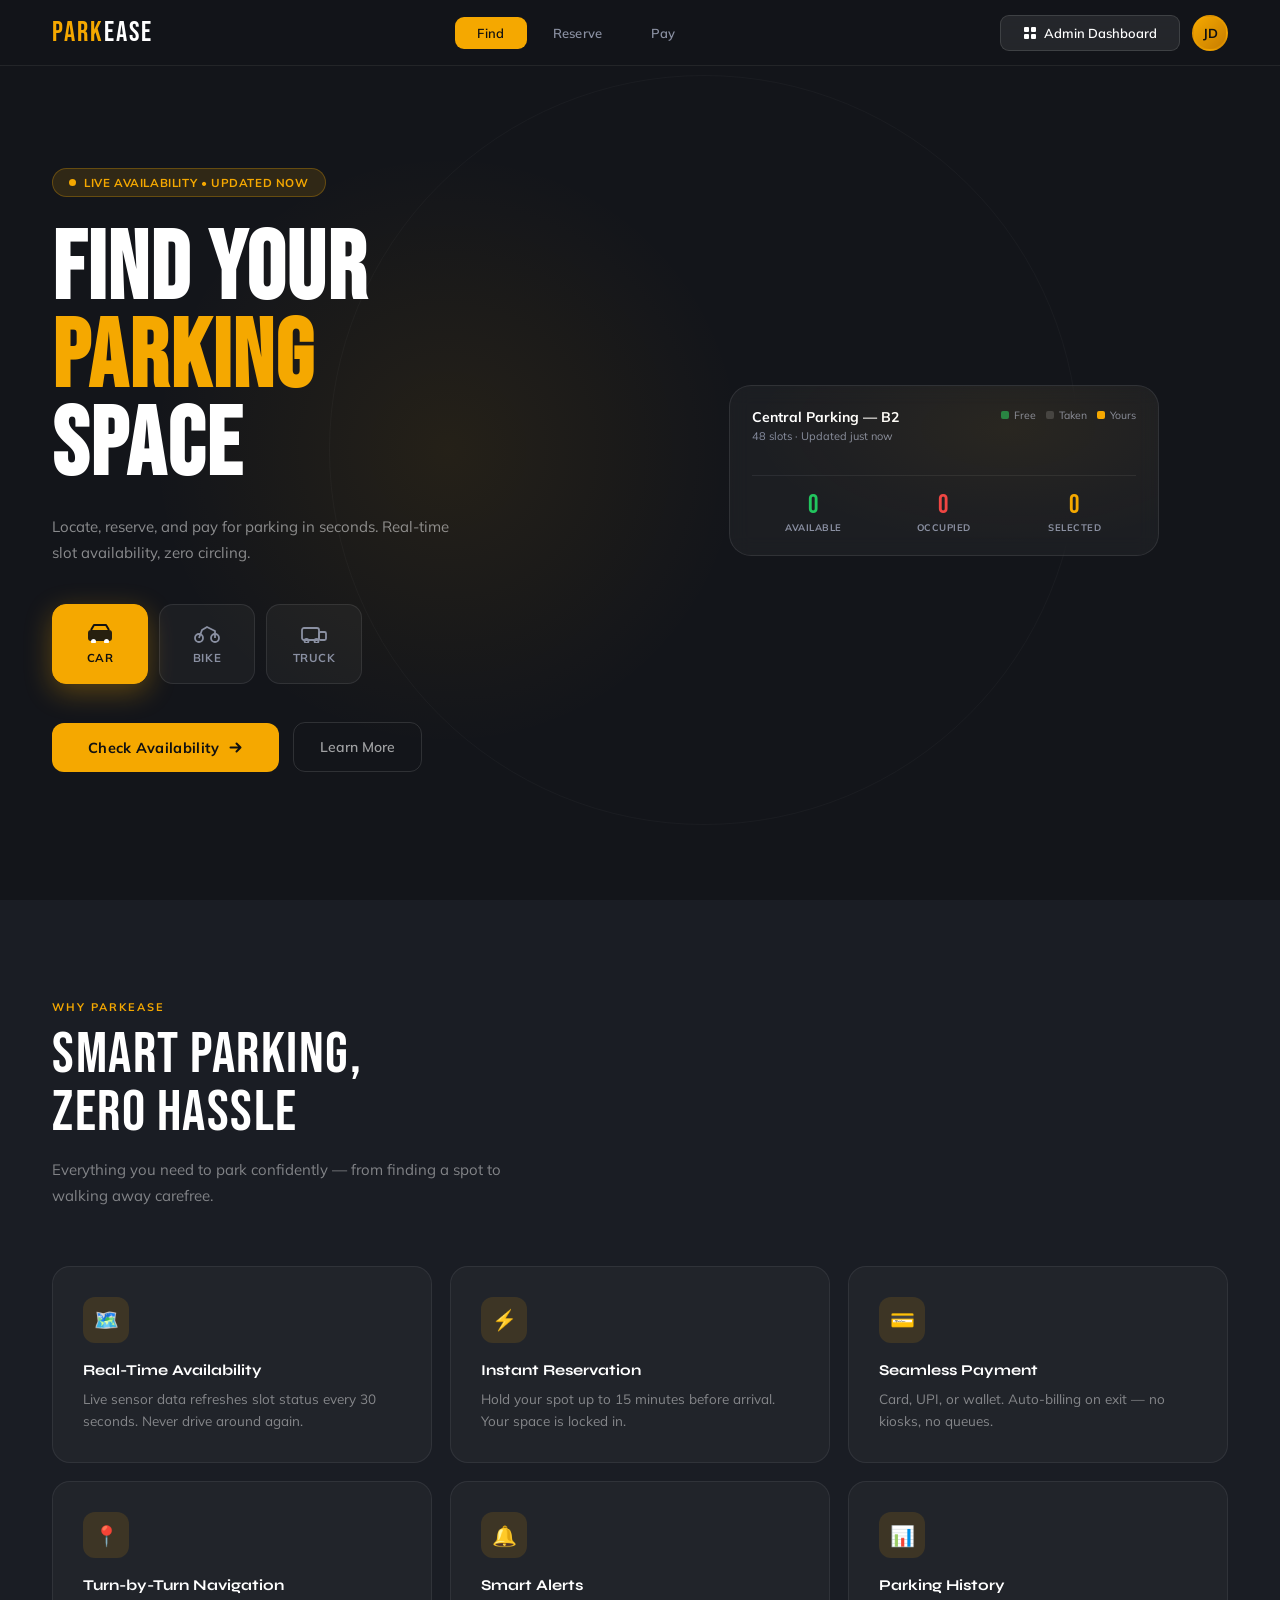
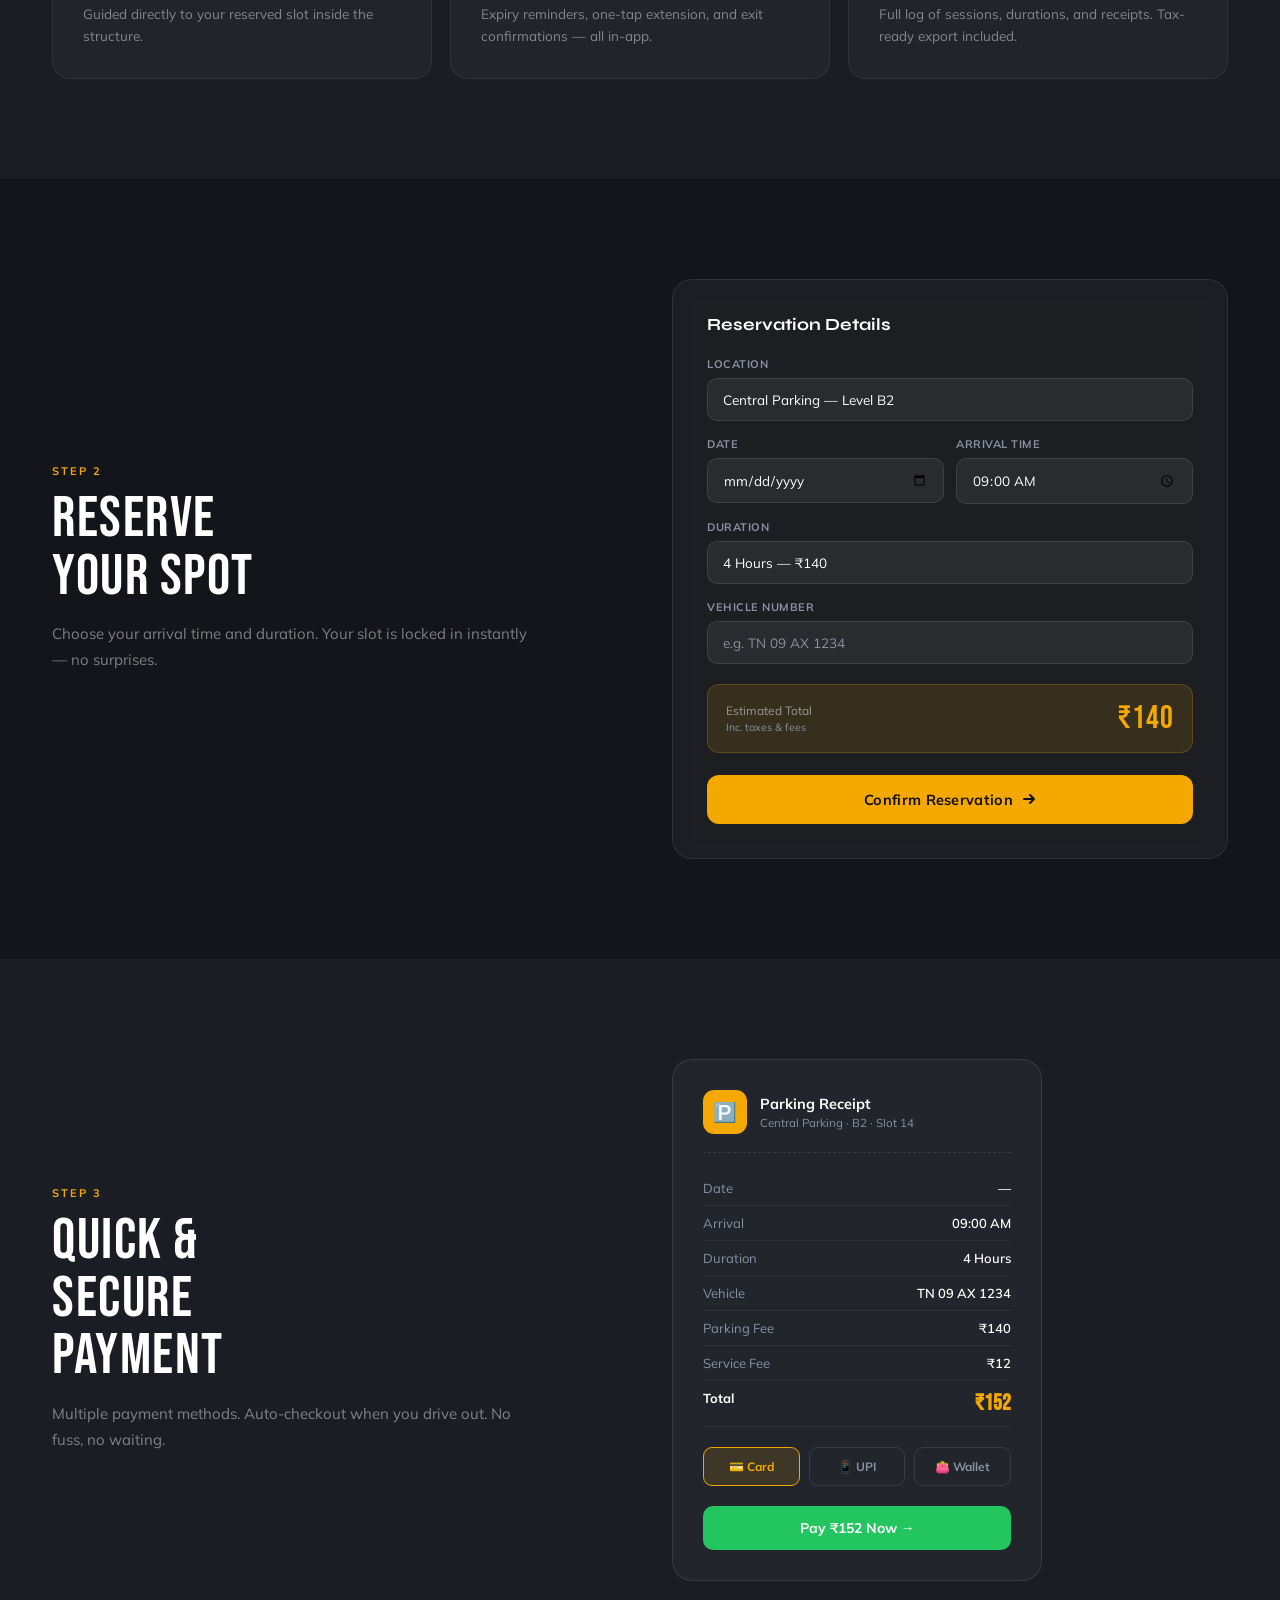
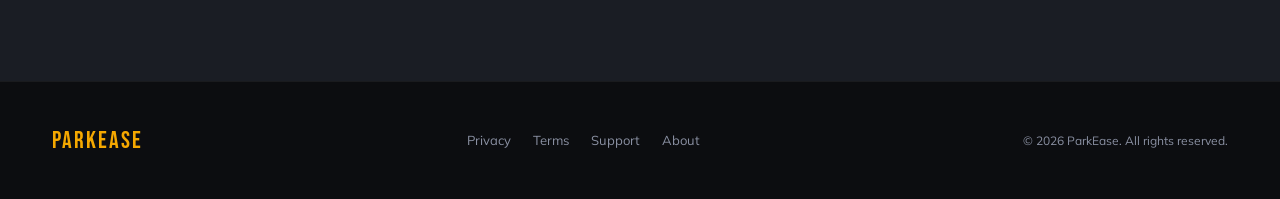
<file: index.html>
﻿<!DOCTYPE html>
<html lang="en">
<head>
<meta charset="UTF-8"/>
<meta name="viewport" content="width=device-width, initial-scale=1.0"/>
<title>ParkEase — Smart Parking</title>
<link href="https://fonts.googleapis.com/css2?family=Bebas+Neue&family=Syne:wght@400;500;600;700;800&family=Mulish:wght@300;400;500;600;700&display=swap" rel="stylesheet"/>
<link rel="stylesheet" href="assets/css/style.css"/>
</head>
<body>

<!-- ════════════════════════════════════════
     LANDING PAGE
════════════════════════════════════════ -->
<div id="landing">

  <!-- NAV -->
  <nav class="l-nav">
    <div class="l-logo">Park<span>Ease</span></div>
    <div class="l-nav-links">
      <button class="l-nav-btn active" onclick="lScroll('hero',this)">Find</button>
      <button class="l-nav-btn" onclick="lScroll('l-reserve-sec',this)">Reserve</button>
      <button class="l-nav-btn" onclick="lScroll('l-pay-sec',this)">Pay</button>
    </div>
    <div class="l-nav-right">
      <button class="go-dashboard" onclick="showDashboard()">
        <svg width="14" height="14" viewBox="0 0 14 14" fill="none"><rect x="1" y="1" width="5" height="5" rx="1" fill="currentColor"/><rect x="8" y="1" width="5" height="5" rx="1" fill="currentColor"/><rect x="1" y="8" width="5" height="5" rx="1" fill="currentColor"/><rect x="8" y="8" width="5" height="5" rx="1" fill="currentColor"/></svg>
        Admin Dashboard
      </button>
      <div class="avatar-nav">JD</div>
    </div>
  </nav>

  <!-- HERO -->
  <section id="hero" style="padding-top:0;">
    <div class="l-hero">
      <div class="hero-glow"></div>
      <div class="hero-ring"></div>
      <div class="hero-left">
        <div class="hero-pill">Live availability • Updated now</div>
        <h1 class="hero-title">FIND YOUR<br><em>PARKING</em><br>SPACE</h1>
        <p class="hero-sub">Locate, reserve, and pay for parking in seconds. Real-time slot availability, zero circling.</p>
        <div class="v-selector">
          <button class="v-btn sel" onclick="selectV(this,'CAR')">
            <svg width="26" height="20" viewBox="0 0 26 20" fill="none"><rect x="1" y="7" width="24" height="11" rx="3" fill="currentColor" opacity=".9"/><path d="M4 7L7 2H19L22 7" stroke="currentColor" stroke-width="2" stroke-linejoin="round"/><circle cx="6.5" cy="18.5" r="2.5" fill="white"/><circle cx="19.5" cy="18.5" r="2.5" fill="white"/></svg>
            CAR
          </button>
          <button class="v-btn" onclick="selectV(this,'BIKE')">
            <svg width="26" height="20" viewBox="0 0 26 20" fill="none"><circle cx="5" cy="15" r="4" stroke="currentColor" stroke-width="1.8"/><circle cx="21" cy="15" r="4" stroke="currentColor" stroke-width="1.8"/><path d="M5 15L8 7L13 4L21 8L21 15" stroke="currentColor" stroke-width="1.8" stroke-linejoin="round"/></svg>
            BIKE
          </button>
          <button class="v-btn" onclick="selectV(this,'TRUCK')">
            <svg width="26" height="20" viewBox="0 0 26 20" fill="none"><rect x="1" y="5" width="17" height="12" rx="2" stroke="currentColor" stroke-width="1.8"/><rect x="18" y="9" width="7" height="8" rx="1.5" stroke="currentColor" stroke-width="1.8"/><circle cx="5.5" cy="18" r="2" stroke="currentColor" stroke-width="1.8"/><circle cx="15.5" cy="18" r="2" stroke="currentColor" stroke-width="1.8"/></svg>
            TRUCK
          </button>
        </div>
        <div class="hero-cta">
          <button class="btn-gold" onclick="lScroll('l-reserve-sec',null)">
            Check Availability
            <svg width="15" height="15" viewBox="0 0 15 15" fill="none"><path d="M2.5 7.5H12.5M12.5 7.5L8.5 3.5M12.5 7.5L8.5 11.5" stroke="currentColor" stroke-width="2" stroke-linecap="round" stroke-linejoin="round"/></svg>
          </button>
          <button class="btn-outline" onclick="lScroll('l-features-sec',null)">Learn More</button>
        </div>
      </div>
      <div class="hero-right">
        <div class="lot-card">
          <div class="lot-hdr">
            <div><div class="lot-hdr-title">Central Parking — B2</div><div class="lot-hdr-sub">48 slots · Updated just now</div></div>
            <div class="lot-legend">
              <div class="l-leg"><div class="l-dot free"></div>Free</div>
              <div class="l-leg"><div class="l-dot occ"></div>Taken</div>
              <div class="l-leg"><div class="l-dot sel"></div>Yours</div>
            </div>
          </div>
          <div class="mini-grid" id="miniGrid"></div>
          <div class="lot-stats">
            <div class="lst"><div class="lst-n g" id="mFree">0</div><div class="lst-l">Available</div></div>
            <div class="lst"><div class="lst-n r" id="mOcc">0</div><div class="lst-l">Occupied</div></div>
            <div class="lst"><div class="lst-n y" id="mSel">0</div><div class="lst-l">Selected</div></div>
          </div>
        </div>
      </div>
    </div>
  </section>

  <!-- FEATURES -->
  <section id="l-features-sec" class="l-features">
    <div class="sec-label">Why ParkEase</div>
    <div class="sec-title">SMART PARKING,<br>ZERO HASSLE</div>
    <p class="sec-sub">Everything you need to park confidently — from finding a spot to walking away carefree.</p>
    <div class="feat-grid">
      <div class="feat-card"><div class="feat-ico">🗺️</div><div class="feat-t">Real-Time Availability</div><div class="feat-d">Live sensor data refreshes slot status every 30 seconds. Never drive around again.</div></div>
      <div class="feat-card"><div class="feat-ico">⚡</div><div class="feat-t">Instant Reservation</div><div class="feat-d">Hold your spot up to 15 minutes before arrival. Your space is locked in.</div></div>
      <div class="feat-card"><div class="feat-ico">💳</div><div class="feat-t">Seamless Payment</div><div class="feat-d">Card, UPI, or wallet. Auto-billing on exit — no kiosks, no queues.</div></div>
      <div class="feat-card"><div class="feat-ico">📍</div><div class="feat-t">Turn-by-Turn Navigation</div><div class="feat-d">Guided directly to your reserved slot inside the structure.</div></div>
      <div class="feat-card"><div class="feat-ico">🔔</div><div class="feat-t">Smart Alerts</div><div class="feat-d">Expiry reminders, one-tap extension, and exit confirmations — all in-app.</div></div>
      <div class="feat-card"><div class="feat-ico">📊</div><div class="feat-t">Parking History</div><div class="feat-d">Full log of sessions, durations, and receipts. Tax-ready export included.</div></div>
    </div>
  </section>

  <!-- RESERVE -->
  <section id="l-reserve-sec" class="l-reserve">
    <div>
      <div class="sec-label">Step 2</div>
      <div class="sec-title">RESERVE<br>YOUR SPOT</div>
      <p class="sec-sub">Choose your arrival time and duration. Your slot is locked in instantly — no surprises.</p>
    </div>
    <div class="form-card">
      <h3>Reservation Details</h3>
      <div class="fg">
        <label class="fl">Location</label>
        <select class="fi"><option>Central Parking — Level B2</option><option>Airport Terminal A — P3</option><option>Downtown Mall — Rooftop</option><option>Tech Park North — Basement</option></select>
      </div>
      <div class="fr">
        <div class="fg"><label class="fl">Date</label><input type="date" class="fi" id="lDate"/></div>
        <div class="fg"><label class="fl">Arrival Time</label><input type="time" class="fi" value="09:00"/></div>
      </div>
      <div class="fg">
        <label class="fl">Duration</label>
        <select class="fi" id="lDur" onchange="updateLPrice()">
          <option value="40">1 Hour — ₹40</option>
          <option value="75">2 Hours — ₹75</option>
          <option value="140" selected>4 Hours — ₹140</option>
          <option value="220">Full Day — ₹220</option>
        </select>
      </div>
      <div class="fg"><label class="fl">Vehicle Number</label><input type="text" class="fi" placeholder="e.g. TN 09 AX 1234"/></div>
      <div class="price-prev">
        <div><div class="pp-lbl">Estimated Total</div><div style="font-size:10.5px;color:var(--muted);margin-top:2px;">Inc. taxes & fees</div></div>
        <div class="pp-val" id="lPrice">₹140</div>
      </div>
      <button class="btn-gold" style="width:100%;justify-content:center;" onclick="lScroll('l-pay-sec',null)">
        Confirm Reservation
        <svg width="14" height="14" viewBox="0 0 14 14" fill="none"><path d="M2 7H12M12 7L8 3M12 7L8 11" stroke="currentColor" stroke-width="2" stroke-linecap="round" stroke-linejoin="round"/></svg>
      </button>
    </div>
  </section>

  <!-- PAY -->
  <section id="l-pay-sec" class="l-pay">
    <div>
      <div class="sec-label">Step 3</div>
      <div class="sec-title">QUICK &<br>SECURE<br>PAYMENT</div>
      <p class="sec-sub">Multiple payment methods. Auto-checkout when you drive out. No fuss, no waiting.</p>
    </div>
    <div>
      <div class="receipt">
        <div class="r-top">
          <div class="r-ico">🅿️</div>
          <div><div class="r-title">Parking Receipt</div><div class="r-sub">Central Parking · B2 · Slot 14</div></div>
        </div>
        <div class="r-row"><span class="k">Date</span><span class="v" id="lRcDate">—</span></div>
        <div class="r-row"><span class="k">Arrival</span><span class="v">09:00 AM</span></div>
        <div class="r-row"><span class="k">Duration</span><span class="v">4 Hours</span></div>
        <div class="r-row"><span class="k">Vehicle</span><span class="v">TN 09 AX 1234</span></div>
        <div class="r-row"><span class="k">Parking Fee</span><span class="v">₹140</span></div>
        <div class="r-row"><span class="k">Service Fee</span><span class="v">₹12</span></div>
        <div class="r-row total"><span class="k">Total</span><span class="v">₹152</span></div>
        <div class="pay-methods">
          <div class="pm active" onclick="selPm(this)">💳 Card</div>
          <div class="pm" onclick="selPm(this)">📱 UPI</div>
          <div class="pm" onclick="selPm(this)">👛 Wallet</div>
        </div>
        <button class="btn-pay" onclick="showToast('✅ Payment successful! Head to B2-14.','dark-t')">Pay ₹152 Now →</button>
      </div>
    </div>
  </section>

  <!-- FOOTER -->
  <footer class="l-footer">
    <div class="f-logo">ParkEase</div>
    <div class="f-links">
      <div class="f-link">Privacy</div><div class="f-link">Terms</div>
      <div class="f-link">Support</div><div class="f-link">About</div>
    </div>
    <div class="f-copy">© 2026 ParkEase. All rights reserved.</div>
  </footer>
</div>

<!-- ════════════════════════════════════════
     ADMIN DASHBOARD
════════════════════════════════════════ -->
<div id="dashboard">
  <!-- SIDEBAR -->
  <aside class="d-sidebar">
    <div class="d-logo-wrap">
      <div class="d-logo-box">P</div>
      <div class="d-logo-name">Park<span>Ease</span></div>
    </div>
    <nav class="d-nav">
      <div class="d-nav-item" onclick="dNav(this)">
        <span class="d-nav-ico"><svg width="15" height="15" viewBox="0 0 15 15" fill="none"><rect x="1" y="1" width="5.5" height="5.5" rx="1.2" stroke="currentColor" stroke-width="1.5"/><rect x="8.5" y="1" width="5.5" height="5.5" rx="1.2" stroke="currentColor" stroke-width="1.5"/><rect x="1" y="8.5" width="5.5" height="5.5" rx="1.2" stroke="currentColor" stroke-width="1.5"/><rect x="8.5" y="8.5" width="5.5" height="5.5" rx="1.2" stroke="currentColor" stroke-width="1.5"/></svg></span>
        Dashboard
      </div>
      <div class="d-nav-item active" onclick="dNav(this)">
        <span class="d-nav-ico"><svg width="15" height="15" viewBox="0 0 15 15" fill="none"><rect x="1" y="1" width="13" height="13" rx="2" stroke="currentColor" stroke-width="1.5"/><path d="M4 7.5h7M4 5h4M4 10h5" stroke="currentColor" stroke-width="1.5" stroke-linecap="round"/></svg></span>
        Allotment
        <span class="d-badge">3</span>
      </div>
      <div class="d-nav-item" onclick="dNav(this)">
        <span class="d-nav-ico"><svg width="15" height="15" viewBox="0 0 15 15" fill="none"><circle cx="7.5" cy="5" r="2.8" stroke="currentColor" stroke-width="1.5"/><path d="M2 13.5c0-2.8 2.5-4.8 5.5-4.8s5.5 2 5.5 4.8" stroke="currentColor" stroke-width="1.5" stroke-linecap="round"/></svg></span>
        Users
      </div>
      <div class="d-nav-item" onclick="dNav(this)">
        <span class="d-nav-ico"><svg width="15" height="15" viewBox="0 0 15 15" fill="none"><rect x="1" y="3" width="13" height="9" rx="2" stroke="currentColor" stroke-width="1.5"/><path d="M5 7.5h5M7.5 5.5v4" stroke="currentColor" stroke-width="1.5" stroke-linecap="round"/></svg></span>
        Payments
      </div>
      <div class="d-nav-item" onclick="dNav(this)">
        <span class="d-nav-ico"><svg width="15" height="15" viewBox="0 0 15 15" fill="none"><path d="M3 2h9v11H3z" stroke="currentColor" stroke-width="1.5" stroke-linejoin="round"/><path d="M5.5 6h4M5.5 8.5h4M5.5 11h2" stroke="currentColor" stroke-width="1.5" stroke-linecap="round"/></svg></span>
        Report
      </div>
    </nav>
    <div class="d-sidebar-bot">
      <div class="d-nav-item" onclick="dNav(this)">
        <span class="d-nav-ico"><svg width="15" height="15" viewBox="0 0 15 15" fill="none"><circle cx="7.5" cy="7.5" r="2" stroke="currentColor" stroke-width="1.5"/><path d="M7.5 1v1.5M7.5 12.5V14M1 7.5h1.5M12.5 7.5H14M3 3l1 1M11 11l1 1M11 3l-1 1M4 11l-1 1" stroke="currentColor" stroke-width="1.5" stroke-linecap="round"/></svg></span>
        Settings
      </div>
      <div class="back-btn" onclick="showLanding()">
        <svg width="14" height="14" viewBox="0 0 14 14" fill="none"><path d="M9 2L4 7L9 12" stroke="currentColor" stroke-width="2" stroke-linecap="round" stroke-linejoin="round"/></svg>
        Back to Site
      </div>
    </div>
  </aside>

  <!-- MAIN -->
  <div class="d-main">
    <!-- TOPBAR -->
    <div class="d-topbar">
      <div class="d-search">
        <span class="d-search-ico">🔍</span>
        <input type="text" placeholder="Search slot, vehicle, user..." oninput="dSearch(this.value)"/>
      </div>
      <button class="d-filter">
        <svg width="13" height="13" viewBox="0 0 13 13" fill="none"><circle cx="4.5" cy="3.5" r="1.5" stroke="currentColor" stroke-width="1.4"/><circle cx="8.5" cy="9.5" r="1.5" stroke="currentColor" stroke-width="1.4"/><path d="M1 3.5h2M6 3.5h6M1 9.5h6M10 9.5h2" stroke="currentColor" stroke-width="1.4" stroke-linecap="round"/></svg>
        Filter
      </button>
      <div class="d-topbar-r">
        <span class="d-date-lbl" id="dDateLbl"></span>
        <div class="d-ico-btn on">⊞</div>
        <div class="d-ico-btn">📍</div>
      </div>
    </div>

    <!-- CONTENT -->
    <div class="d-content">
      <!-- Stats -->
      <div class="d-stats">
        <div class="d-stat"><div class="d-stat-ico ic-g">🟢</div><div><div class="d-stat-n" id="dAvail">—</div><div class="d-stat-l">Available</div></div></div>
        <div class="d-stat"><div class="d-stat-ico ic-r">🔴</div><div><div class="d-stat-n" id="dOcc">—</div><div class="d-stat-l">Occupied</div></div></div>
        <div class="d-stat"><div class="d-stat-ico ic-y">🟡</div><div><div class="d-stat-n" id="dSel">0</div><div class="d-stat-l">Selected</div></div></div>
        <div class="d-stat"><div class="d-stat-ico ic-b">🔵</div><div><div class="d-stat-n" id="dTotal">—</div><div class="d-stat-l">Total Slots</div></div></div>
      </div>

      <!-- Vehicle tabs -->
      <div class="d-vtabs">
        <div class="d-vtab active" onclick="dVehicle('CAR',this)">
          <svg width="16" height="12" viewBox="0 0 16 12" fill="none"><rect x="1" y="4" width="14" height="7" rx="2" fill="currentColor" opacity=".9"/><path d="M3 4L5 1H11L13 4" stroke="currentColor" stroke-width="1.5" stroke-linejoin="round"/><circle cx="4" cy="11" r="1.5" fill="white"/><circle cx="12" cy="11" r="1.5" fill="white"/></svg>
          CAR
        </div>
        <div class="d-vtab" onclick="dVehicle('BIKE',this)">
          <svg width="16" height="12" viewBox="0 0 16 12" fill="none"><circle cx="3" cy="9" r="2.5" stroke="currentColor" stroke-width="1.4"/><circle cx="13" cy="9" r="2.5" stroke="currentColor" stroke-width="1.4"/><path d="M3 9L5 4L8 2L13 5L13 9" stroke="currentColor" stroke-width="1.4" stroke-linejoin="round"/></svg>
          BIKE
        </div>
        <div class="d-vtab" onclick="dVehicle('TRUCK',this)">
          <svg width="16" height="12" viewBox="0 0 16 12" fill="none"><rect x="1" y="2" width="10" height="8" rx="1.5" stroke="currentColor" stroke-width="1.4"/><rect x="11" y="5" width="4" height="5" rx="1" stroke="currentColor" stroke-width="1.4"/><circle cx="3.5" cy="11" r="1.5" stroke="currentColor" stroke-width="1.4"/><circle cx="9.5" cy="11" r="1.5" stroke="currentColor" stroke-width="1.4"/></svg>
          TRUCK
        </div>
      </div>

      <!-- Zone header -->
      <div class="d-lot-hdr">
        <div class="d-lot-title">Parking Allotment — All Zones</div>
        <div class="d-legend">
          <div class="d-leg-i"><div class="d-leg-d fr"></div>Available</div>
          <div class="d-leg-i"><div class="d-leg-d oc"></div>Occupied</div>
          <div class="d-leg-i"><div class="d-leg-d sl"></div>Selected</div>
        </div>
      </div>

      <!-- Zones -->
      <div class="d-zones" id="dZonesGrid"></div>
    </div>
  </div>
</div>

<!-- DETAIL PANEL -->
<div class="d-panel" id="dPanel">
  <div class="d-panel-head">
    <div class="d-panel-title" id="dPanelTitle">Slot Detail</div>
    <button class="d-panel-close" onclick="dClosePanel()">✕</button>
  </div>
  <div class="d-slot-big" id="dPanelVis">
    <svg width="58" height="44" viewBox="0 0 58 44" fill="none">
      <rect x="2" y="12" width="54" height="24" rx="5" fill="#eef0f5"/>
      <path d="M8 12L13 3H45L50 12" stroke="#1a1d24" stroke-width="2.2" stroke-linejoin="round"/>
      <ellipse cx="12" cy="38" rx="5" ry="5" fill="#1a1d24"/>
      <ellipse cx="46" cy="38" rx="5" ry="5" fill="#1a1d24"/>
      <rect x="17" y="5" width="24" height="7" rx="2" fill="#c8ccd8"/>
    </svg>
  </div>
  <div id="dPanelInfo"></div>
  <div class="d-panel-acts" id="dPanelActs"></div>
</div>

<!-- TOAST -->
<div class="toast dark-t" id="toast"></div>

<script src="assets/js/script.js"></script>
</body>
</html>
</file>
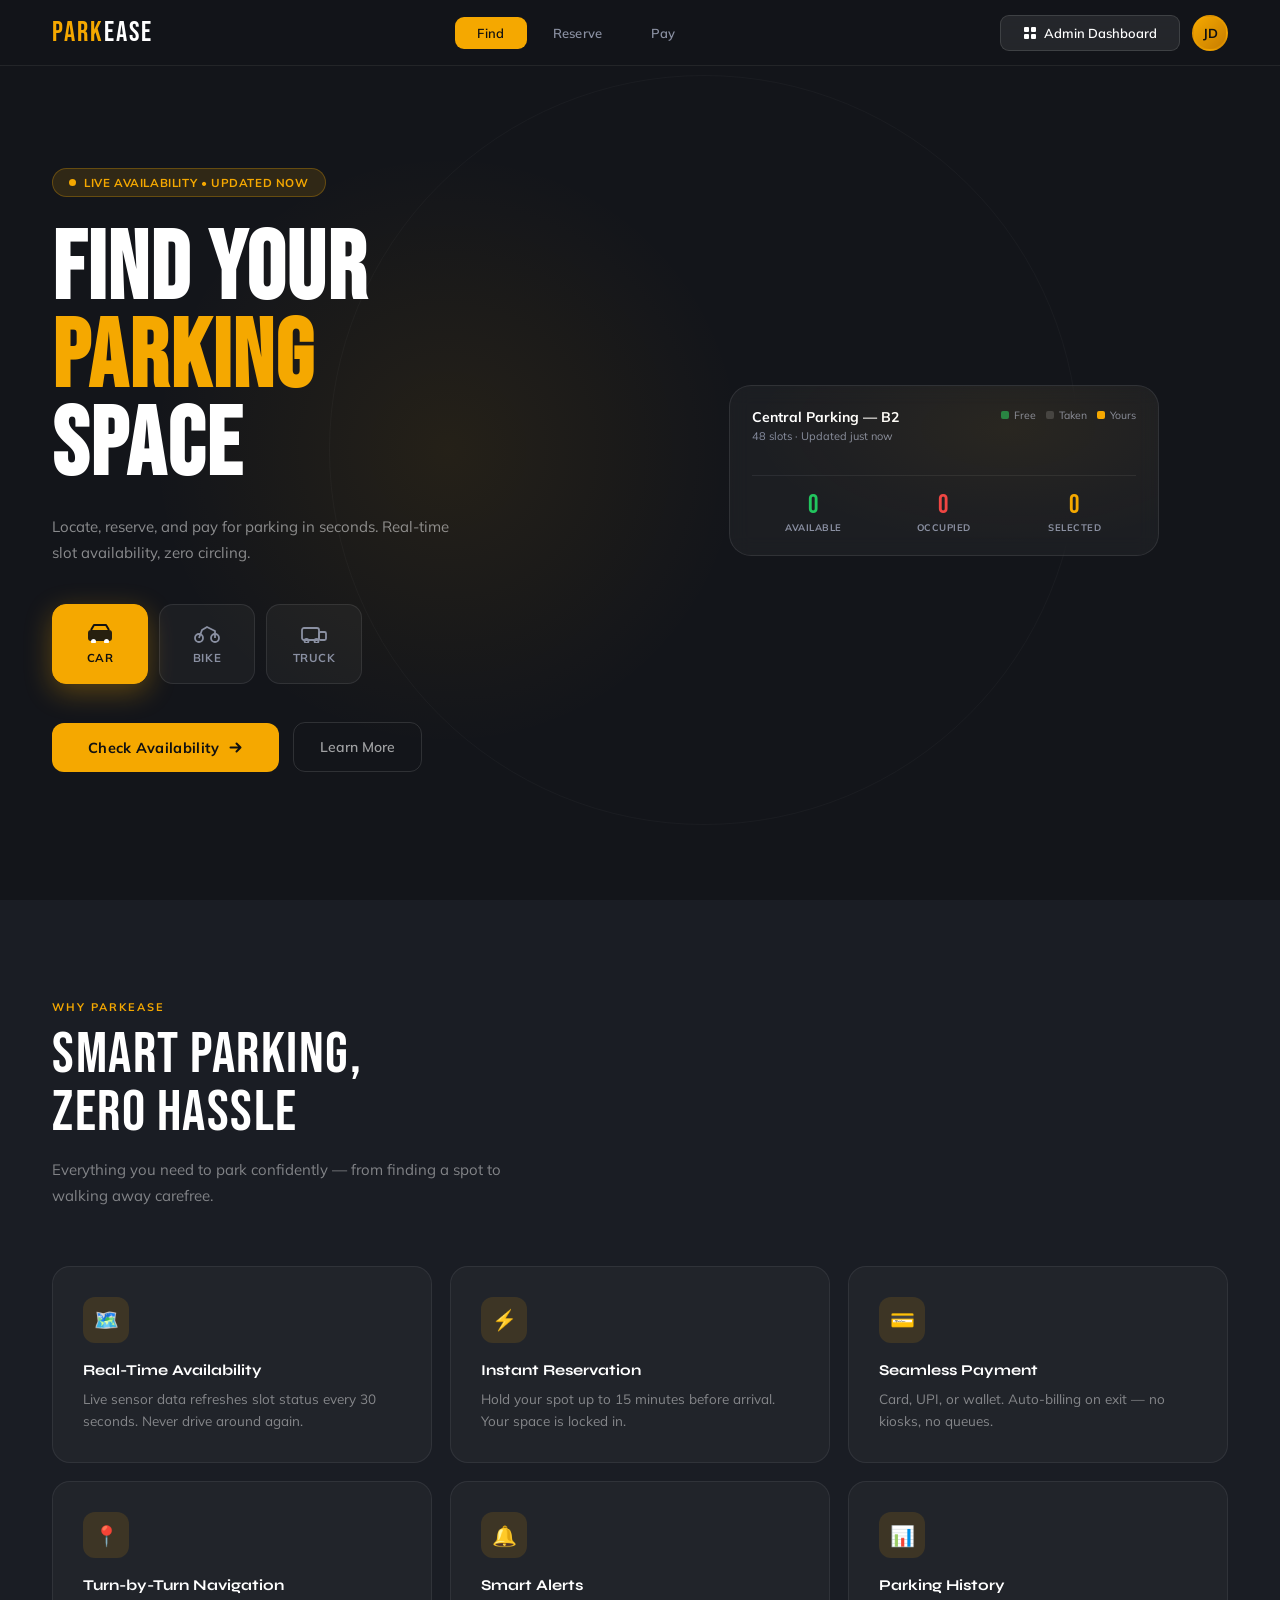
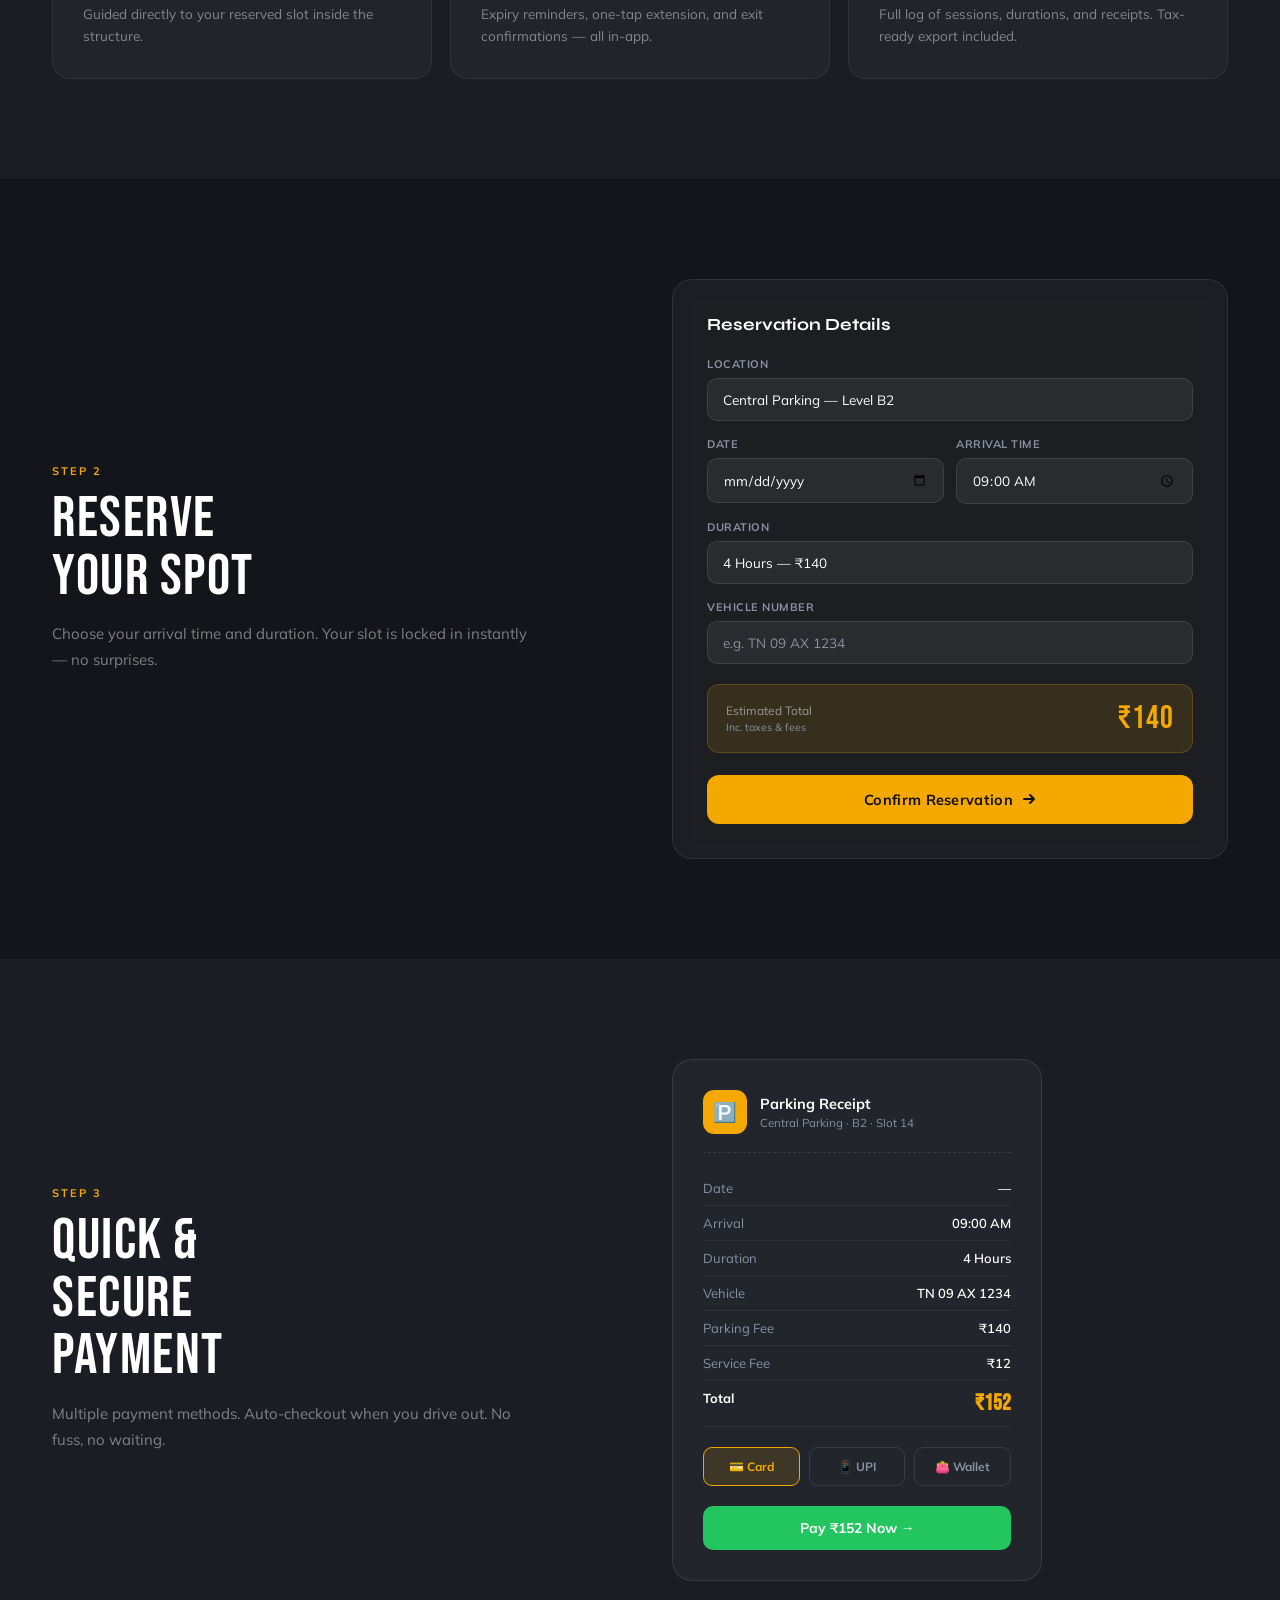
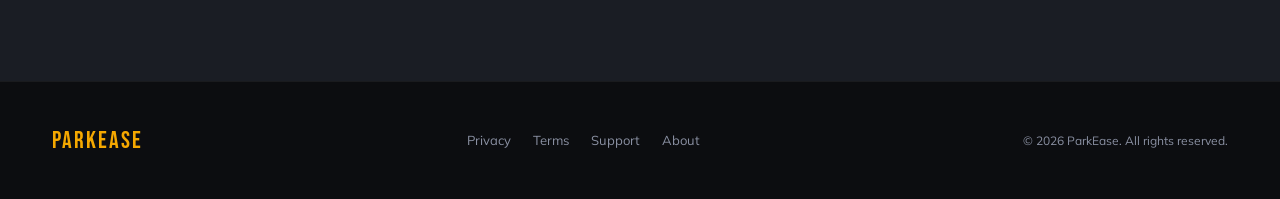
<file: park/index.html>
﻿<!DOCTYPE html>
<html lang="en">

<head>
  <meta charset="UTF-8" />
  <meta name="viewport" content="width=device-width, initial-scale=1.0" />
  <title>ParkEase — Smart Parking</title>
  <link
    href="https://fonts.googleapis.com/css2?family=Bebas+Neue&family=Syne:wght@400;500;600;700;800&family=Mulish:wght@300;400;500;600;700&display=swap"
    rel="stylesheet" />
  <link rel="stylesheet" href="assets/css/style.css" />
</head>

<body>

  <!-- ════════════════════════════════════════
     LANDING PAGE
════════════════════════════════════════ -->
  <div id="landing">

    <!-- NAV -->
    <nav class="l-nav">
      <div class="l-logo">Park<span>Ease</span></div>
      <div class="l-nav-links">
        <button class="l-nav-btn active" onclick="lScroll('hero',this)">Find</button>
        <button class="l-nav-btn" onclick="lScroll('l-reserve-sec',this)">Reserve</button>
        <button class="l-nav-btn" onclick="lScroll('l-pay-sec',this)">Pay</button>
      </div>
      <div class="l-nav-right">
        <a href="overview.html" class="go-dashboard" style="text-decoration:none;">
          <svg width="14" height="14" viewBox="0 0 14 14" fill="none">
            <rect x="1" y="1" width="5" height="5" rx="1" fill="currentColor" />
            <rect x="8" y="1" width="5" height="5" rx="1" fill="currentColor" />
            <rect x="1" y="8" width="5" height="5" rx="1" fill="currentColor" />
            <rect x="8" y="8" width="5" height="5" rx="1" fill="currentColor" />
          </svg>
          Admin Dashboard
        </a>
        <div class="avatar-nav">JD</div>
      </div>
    </nav>

    <!-- HERO -->
    <section id="hero" style="padding-top:0;">
      <div class="l-hero">
        <div class="hero-glow"></div>
        <div class="hero-ring"></div>
        <div class="hero-left">
          <div class="hero-pill">Live availability • Updated now</div>
          <h1 class="hero-title">FIND YOUR<br><em>PARKING</em><br>SPACE</h1>
          <p class="hero-sub">Locate, reserve, and pay for parking in seconds. Real-time slot availability, zero
            circling.</p>
          <div class="v-selector">
            <button class="v-btn sel" onclick="selectV(this,'CAR')">
              <svg width="26" height="20" viewBox="0 0 26 20" fill="none">
                <rect x="1" y="7" width="24" height="11" rx="3" fill="currentColor" opacity=".9" />
                <path d="M4 7L7 2H19L22 7" stroke="currentColor" stroke-width="2" stroke-linejoin="round" />
                <circle cx="6.5" cy="18.5" r="2.5" fill="white" />
                <circle cx="19.5" cy="18.5" r="2.5" fill="white" />
              </svg>
              CAR
            </button>
            <button class="v-btn" onclick="selectV(this,'BIKE')">
              <svg width="26" height="20" viewBox="0 0 26 20" fill="none">
                <circle cx="5" cy="15" r="4" stroke="currentColor" stroke-width="1.8" />
                <circle cx="21" cy="15" r="4" stroke="currentColor" stroke-width="1.8" />
                <path d="M5 15L8 7L13 4L21 8L21 15" stroke="currentColor" stroke-width="1.8" stroke-linejoin="round" />
              </svg>
              BIKE
            </button>
            <button class="v-btn" onclick="selectV(this,'TRUCK')">
              <svg width="26" height="20" viewBox="0 0 26 20" fill="none">
                <rect x="1" y="5" width="17" height="12" rx="2" stroke="currentColor" stroke-width="1.8" />
                <rect x="18" y="9" width="7" height="8" rx="1.5" stroke="currentColor" stroke-width="1.8" />
                <circle cx="5.5" cy="18" r="2" stroke="currentColor" stroke-width="1.8" />
                <circle cx="15.5" cy="18" r="2" stroke="currentColor" stroke-width="1.8" />
              </svg>
              TRUCK
            </button>
          </div>
          <div class="hero-cta">
            <button class="btn-gold" onclick="lScroll('l-reserve-sec',null)">
              Check Availability
              <svg width="15" height="15" viewBox="0 0 15 15" fill="none">
                <path d="M2.5 7.5H12.5M12.5 7.5L8.5 3.5M12.5 7.5L8.5 11.5" stroke="currentColor" stroke-width="2"
                  stroke-linecap="round" stroke-linejoin="round" />
              </svg>
            </button>
            <button class="btn-outline" onclick="lScroll('l-features-sec',null)">Learn More</button>
          </div>
        </div>
        <div class="hero-right">
          <div class="lot-card">
            <div class="lot-hdr">
              <div>
                <div class="lot-hdr-title">Central Parking — B2</div>
                <div class="lot-hdr-sub">48 slots · Updated just now</div>
              </div>
              <div class="lot-legend">
                <div class="l-leg">
                  <div class="l-dot free"></div>Free
                </div>
                <div class="l-leg">
                  <div class="l-dot occ"></div>Taken
                </div>
                <div class="l-leg">
                  <div class="l-dot sel"></div>Yours
                </div>
              </div>
            </div>
            <div class="mini-grid" id="miniGrid"></div>
            <div class="lot-stats">
              <div class="lst">
                <div class="lst-n g" id="mFree">0</div>
                <div class="lst-l">Available</div>
              </div>
              <div class="lst">
                <div class="lst-n r" id="mOcc">0</div>
                <div class="lst-l">Occupied</div>
              </div>
              <div class="lst">
                <div class="lst-n y" id="mSel">0</div>
                <div class="lst-l">Selected</div>
              </div>
            </div>
          </div>
        </div>
      </div>
    </section>

    <!-- FEATURES -->
    <section id="l-features-sec" class="l-features">
      <div class="sec-label">Why ParkEase</div>
      <div class="sec-title">SMART PARKING,<br>ZERO HASSLE</div>
      <p class="sec-sub">Everything you need to park confidently — from finding a spot to walking away carefree.</p>
      <div class="feat-grid">
        <div class="feat-card">
          <div class="feat-ico">🗺️</div>
          <div class="feat-t">Real-Time Availability</div>
          <div class="feat-d">Live sensor data refreshes slot status every 30 seconds. Never drive around again.</div>
        </div>
        <div class="feat-card">
          <div class="feat-ico">⚡</div>
          <div class="feat-t">Instant Reservation</div>
          <div class="feat-d">Hold your spot up to 15 minutes before arrival. Your space is locked in.</div>
        </div>
        <div class="feat-card">
          <div class="feat-ico">💳</div>
          <div class="feat-t">Seamless Payment</div>
          <div class="feat-d">Card, UPI, or wallet. Auto-billing on exit — no kiosks, no queues.</div>
        </div>
        <div class="feat-card">
          <div class="feat-ico">📍</div>
          <div class="feat-t">Turn-by-Turn Navigation</div>
          <div class="feat-d">Guided directly to your reserved slot inside the structure.</div>
        </div>
        <div class="feat-card">
          <div class="feat-ico">🔔</div>
          <div class="feat-t">Smart Alerts</div>
          <div class="feat-d">Expiry reminders, one-tap extension, and exit confirmations — all in-app.</div>
        </div>
        <div class="feat-card">
          <div class="feat-ico">📊</div>
          <div class="feat-t">Parking History</div>
          <div class="feat-d">Full log of sessions, durations, and receipts. Tax-ready export included.</div>
        </div>
      </div>
    </section>

    <!-- RESERVE -->
    <section id="l-reserve-sec" class="l-reserve">
      <div>
        <div class="sec-label">Step 2</div>
        <div class="sec-title">RESERVE<br>YOUR SPOT</div>
        <p class="sec-sub">Choose your arrival time and duration. Your slot is locked in instantly — no surprises.</p>
      </div>
      <div class="form-card">
        <h3>Reservation Details</h3>
        <div class="fg">
          <label class="fl">Location</label>
          <select class="fi">
            <option>Central Parking — Level B2</option>
            <option>Airport Terminal A — P3</option>
            <option>Downtown Mall — Rooftop</option>
            <option>Tech Park North — Basement</option>
          </select>
        </div>
        <div class="fr">
          <div class="fg"><label class="fl">Date</label><input type="date" class="fi" id="lDate" /></div>
          <div class="fg"><label class="fl">Arrival Time</label><input type="time" class="fi" value="09:00" /></div>
        </div>
        <div class="fg">
          <label class="fl">Duration</label>
          <select class="fi" id="lDur" onchange="updateLPrice()">
            <option value="40">1 Hour — ₹40</option>
            <option value="75">2 Hours — ₹75</option>
            <option value="140" selected>4 Hours — ₹140</option>
            <option value="220">Full Day — ₹220</option>
          </select>
        </div>
        <div class="fg"><label class="fl">Vehicle Number</label><input type="text" class="fi"
            placeholder="e.g. TN 09 AX 1234" /></div>
        <div class="price-prev">
          <div>
            <div class="pp-lbl">Estimated Total</div>
            <div style="font-size:10.5px;color:var(--muted);margin-top:2px;">Inc. taxes & fees</div>
          </div>
          <div class="pp-val" id="lPrice">₹140</div>
        </div>
        <button class="btn-gold" style="width:100%;justify-content:center;" onclick="lScroll('l-pay-sec',null)">
          Confirm Reservation
          <svg width="14" height="14" viewBox="0 0 14 14" fill="none">
            <path d="M2 7H12M12 7L8 3M12 7L8 11" stroke="currentColor" stroke-width="2" stroke-linecap="round"
              stroke-linejoin="round" />
          </svg>
        </button>
      </div>
    </section>

    <!-- PAY -->
    <section id="l-pay-sec" class="l-pay">
      <div>
        <div class="sec-label">Step 3</div>
        <div class="sec-title">QUICK &<br>SECURE<br>PAYMENT</div>
        <p class="sec-sub">Multiple payment methods. Auto-checkout when you drive out. No fuss, no waiting.</p>
      </div>
      <div>
        <div class="receipt">
          <div class="r-top">
            <div class="r-ico">🅿️</div>
            <div>
              <div class="r-title">Parking Receipt</div>
              <div class="r-sub">Central Parking · B2 · Slot 14</div>
            </div>
          </div>
          <div class="r-row"><span class="k">Date</span><span class="v" id="lRcDate">—</span></div>
          <div class="r-row"><span class="k">Arrival</span><span class="v">09:00 AM</span></div>
          <div class="r-row"><span class="k">Duration</span><span class="v">4 Hours</span></div>
          <div class="r-row"><span class="k">Vehicle</span><span class="v">TN 09 AX 1234</span></div>
          <div class="r-row"><span class="k">Parking Fee</span><span class="v">₹140</span></div>
          <div class="r-row"><span class="k">Service Fee</span><span class="v">₹12</span></div>
          <div class="r-row total"><span class="k">Total</span><span class="v">₹152</span></div>
          <div class="pay-methods">
            <div class="pm active" onclick="selPm(this)">💳 Card</div>
            <div class="pm" onclick="selPm(this)">📱 UPI</div>
            <div class="pm" onclick="selPm(this)">👛 Wallet</div>
          </div>
          <button class="btn-pay" onclick="showToast('✅ Payment successful! Head to B2-14.','dark-t')">Pay ₹152 Now
            →</button>
        </div>
      </div>
    </section>

    <!-- FOOTER -->
    <footer class="l-footer">
      <div class="f-logo">ParkEase</div>
      <div class="f-links">
        <div class="f-link">Privacy</div>
        <div class="f-link">Terms</div>
        <div class="f-link">Support</div>
        <div class="f-link">About</div>
      </div>
      <div class="f-copy">© 2026 ParkEase. All rights reserved.</div>
    </footer>
  </div>

  <!-- Admin Dashboard logic moved to separate pages -->

  <!-- TOAST -->
  <div class="toast dark-t" id="toast"></div>

  <script src="assets/js/script.js"></script>
</body>

</html>
</file>
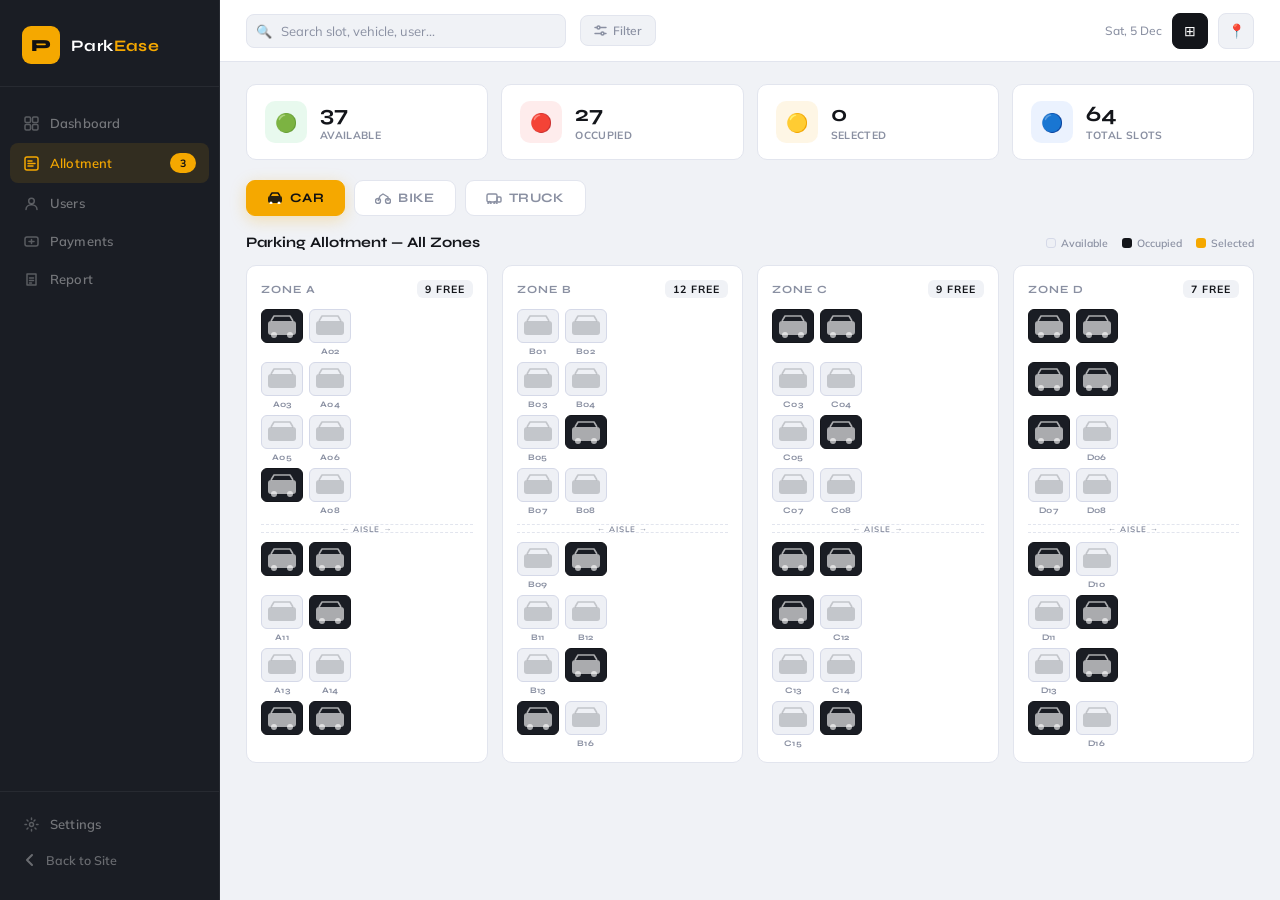
<file: dashboard.html>
﻿<!DOCTYPE html>
<html lang="en">

<head>
    <meta charset="UTF-8" />
    <meta name="viewport" content="width=device-width, initial-scale=1.0" />
    <title>Admin Dashboard — ParkEase</title>
    <link
        href="https://fonts.googleapis.com/css2?family=Bebas+Neue&family=Syne:wght@400;500;600;700;800&family=Mulish:wght@300;400;500;600;700&display=swap"
        rel="stylesheet" />
    <link rel="stylesheet" href="assets/css/dashboard.css"/>
</head>

<body>

    <div id="dashboard">
        <!-- SIDEBAR -->
        <aside class="d-sidebar">
            <div class="d-logo-wrap">
                <div class="d-logo-box">P</div>
                <div class="d-logo-name">Park<span>Ease</span></div>
            </div>
            <nav class="d-nav">
                <div class="d-nav-item" onclick="dNav(this)">
                    <span class="d-nav-ico"><svg width="15" height="15" viewBox="0 0 15 15" fill="none">
                            <rect x="1" y="1" width="5.5" height="5.5" rx="1.2" stroke="currentColor"
                                stroke-width="1.5" />
                            <rect x="8.5" y="1" width="5.5" height="5.5" rx="1.2" stroke="currentColor"
                                stroke-width="1.5" />
                            <rect x="1" y="8.5" width="5.5" height="5.5" rx="1.2" stroke="currentColor"
                                stroke-width="1.5" />
                            <rect x="8.5" y="8.5" width="5.5" height="5.5" rx="1.2" stroke="currentColor"
                                stroke-width="1.5" />
                        </svg></span>
                    Dashboard
                </div>
                <div class="d-nav-item active" onclick="dNav(this)">
                    <span class="d-nav-ico"><svg width="15" height="15" viewBox="0 0 15 15" fill="none">
                            <rect x="1" y="1" width="13" height="13" rx="2" stroke="currentColor" stroke-width="1.5" />
                            <path d="M4 7.5h7M4 5h4M4 10h5" stroke="currentColor" stroke-width="1.5"
                                stroke-linecap="round" />
                        </svg></span>
                    Allotment
                    <span class="d-badge">3</span>
                </div>
                <div class="d-nav-item" onclick="dNav(this)">
                    <span class="d-nav-ico"><svg width="15" height="15" viewBox="0 0 15 15" fill="none">
                            <circle cx="7.5" cy="5" r="2.8" stroke="currentColor" stroke-width="1.5" />
                            <path d="M2 13.5c0-2.8 2.5-4.8 5.5-4.8s5.5 2 5.5 4.8" stroke="currentColor"
                                stroke-width="1.5" stroke-linecap="round" />
                        </svg></span>
                    Users
                </div>
                <div class="d-nav-item" onclick="dNav(this)">
                    <span class="d-nav-ico"><svg width="15" height="15" viewBox="0 0 15 15" fill="none">
                            <rect x="1" y="3" width="13" height="9" rx="2" stroke="currentColor" stroke-width="1.5" />
                            <path d="M5 7.5h5M7.5 5.5v4" stroke="currentColor" stroke-width="1.5"
                                stroke-linecap="round" />
                        </svg></span>
                    Payments
                </div>
                <div class="d-nav-item" onclick="dNav(this)">
                    <span class="d-nav-ico"><svg width="15" height="15" viewBox="0 0 15 15" fill="none">
                            <path d="M3 2h9v11H3z" stroke="currentColor" stroke-width="1.5" stroke-linejoin="round" />
                            <path d="M5.5 6h4M5.5 8.5h4M5.5 11h2" stroke="currentColor" stroke-width="1.5"
                                stroke-linecap="round" />
                        </svg></span>
                    Report
                </div>
            </nav>
            <div class="d-sidebar-bot">
                <div class="d-nav-item" onclick="dNav(this)">
                    <span class="d-nav-ico"><svg width="15" height="15" viewBox="0 0 15 15" fill="none">
                            <circle cx="7.5" cy="7.5" r="2" stroke="currentColor" stroke-width="1.5" />
                            <path d="M7.5 1v1.5M7.5 12.5V14M1 7.5h1.5M12.5 7.5H14M3 3l1 1M11 11l1 1M11 3l-1 1M4 11l-1 1"
                                stroke="currentColor" stroke-width="1.5" stroke-linecap="round" />
                        </svg></span>
                    Settings
                </div>
                <a href="index.html" class="back-btn">
                    <svg width="14" height="14" viewBox="0 0 14 14" fill="none">
                        <path d="M9 2L4 7L9 12" stroke="currentColor" stroke-width="2" stroke-linecap="round"
                            stroke-linejoin="round" />
                    </svg>
                    Back to Site
                </a>
            </div>
        </aside>

        <!-- MAIN -->
        <div class="d-main">
            <!-- TOPBAR -->
            <div class="d-topbar">
                <div class="d-search">
                    <span class="d-search-ico">🔍</span>
                    <input type="text" placeholder="Search slot, vehicle, user..." oninput="dSearch(this.value)" />
                </div>
                <button class="d-filter">
                    <svg width="13" height="13" viewBox="0 0 13 13" fill="none">
                        <circle cx="4.5" cy="3.5" r="1.5" stroke="currentColor" stroke-width="1.4" />
                        <circle cx="8.5" cy="9.5" r="1.5" stroke="currentColor" stroke-width="1.4" />
                        <path d="M1 3.5h2M6 3.5h6M1 9.5h6M10 9.5h2" stroke="currentColor" stroke-width="1.4"
                            stroke-linecap="round" />
                    </svg>
                    Filter
                </button>
                <div class="d-topbar-r">
                    <span class="d-date-lbl" id="dDateLbl"></span>
                    <div class="d-ico-btn on">⊞</div>
                    <div class="d-ico-btn">📍</div>
                </div>
            </div>

            <!-- CONTENT -->
            <div class="d-content">
                <!-- Stats -->
                <div class="d-stats">
                    <div class="d-stat">
                        <div class="d-stat-ico ic-g">🟢</div>
                        <div>
                            <div class="d-stat-n" id="dAvail">—</div>
                            <div class="d-stat-l">Available</div>
                        </div>
                    </div>
                    <div class="d-stat">
                        <div class="d-stat-ico ic-r">🔴</div>
                        <div>
                            <div class="d-stat-n" id="dOcc">—</div>
                            <div class="d-stat-l">Occupied</div>
                        </div>
                    </div>
                    <div class="d-stat">
                        <div class="d-stat-ico ic-y">🟡</div>
                        <div>
                            <div class="d-stat-n" id="dSel">0</div>
                            <div class="d-stat-l">Selected</div>
                        </div>
                    </div>
                    <div class="d-stat">
                        <div class="d-stat-ico ic-b">🔵</div>
                        <div>
                            <div class="d-stat-n" id="dTotal">—</div>
                            <div class="d-stat-l">Total Slots</div>
                        </div>
                    </div>
                </div>

                <!-- Vehicle tabs -->
                <div class="d-vtabs">
                    <div class="d-vtab active" onclick="dVehicle('CAR',this)">
                        <svg width="16" height="12" viewBox="0 0 16 12" fill="none">
                            <rect x="1" y="4" width="14" height="7" rx="2" fill="currentColor" opacity=".9" />
                            <path d="M3 4L5 1H11L13 4" stroke="currentColor" stroke-width="1.5"
                                stroke-linejoin="round" />
                            <circle cx="4" cy="11" r="1.5" fill="white" />
                            <circle cx="12" cy="11" r="1.5" fill="white" />
                        </svg>
                        CAR
                    </div>
                    <div class="d-vtab" onclick="dVehicle('BIKE',this)">
                        <svg width="16" height="12" viewBox="0 0 16 12" fill="none">
                            <circle cx="3" cy="9" r="2.5" stroke="currentColor" stroke-width="1.4" />
                            <circle cx="13" cy="9" r="2.5" stroke="currentColor" stroke-width="1.4" />
                            <path d="M3 9L5 4L8 2L13 5L13 9" stroke="currentColor" stroke-width="1.4"
                                stroke-linejoin="round" />
                        </svg>
                        BIKE
                    </div>
                    <div class="d-vtab" onclick="dVehicle('TRUCK',this)">
                        <svg width="16" height="12" viewBox="0 0 16 12" fill="none">
                            <rect x="1" y="2" width="10" height="8" rx="1.5" stroke="currentColor" stroke-width="1.4" />
                            <rect x="11" y="5" width="4" height="5" rx="1" stroke="currentColor" stroke-width="1.4" />
                            <circle cx="3.5" cy="11" r="1.5" stroke="currentColor" stroke-width="1.4" />
                            <circle cx="9.5" cy="11" r="1.5" stroke="currentColor" stroke-width="1.4" />
                        </svg>
                        TRUCK
                    </div>
                </div>

                <!-- Zone header -->
                <div class="d-lot-hdr">
                    <div class="d-lot-title">Parking Allotment — All Zones</div>
                    <div class="d-legend">
                        <div class="d-leg-i">
                            <div class="d-leg-d fr"></div>Available
                        </div>
                        <div class="d-leg-i">
                            <div class="d-leg-d oc"></div>Occupied
                        </div>
                        <div class="d-leg-i">
                            <div class="d-leg-d sl"></div>Selected
                        </div>
                    </div>
                </div>

                <!-- Zones -->
                <div class="d-zones" id="dZonesGrid"></div>
            </div>
        </div>
    </div>

    <!-- DETAIL PANEL -->
    <div class="d-panel" id="dPanel">
        <div class="d-panel-head">
            <div class="d-panel-title" id="dPanelTitle">Slot Detail</div>
            <button class="d-panel-close" onclick="dClosePanel()">✕</button>
        </div>
        <div class="d-slot-big" id="dPanelVis">
            <svg width="58" height="44" viewBox="0 0 58 44" fill="none">
                <rect x="2" y="12" width="54" height="24" rx="5" fill="#eef0f5" />
                <path d="M8 12L13 3H45L50 12" stroke="#1a1d24" stroke-width="2.2" stroke-linejoin="round" />
                <ellipse cx="12" cy="38" rx="5" ry="5" fill="#1a1d24" />
                <ellipse cx="46" cy="38" rx="5" ry="5" fill="#1a1d24" />
                <rect x="17" y="5" width="24" height="7" rx="2" fill="#c8ccd8" />
            </svg>
        </div>
        <div id="dPanelInfo"></div>
        <div class="d-panel-acts" id="dPanelActs"></div>
    </div>

    <!-- TOAST -->
    <div class="toast dark-t" id="toast"></div>

    <script src="assets/js/dashboard.js"></script>
</body>

</html>
</file>
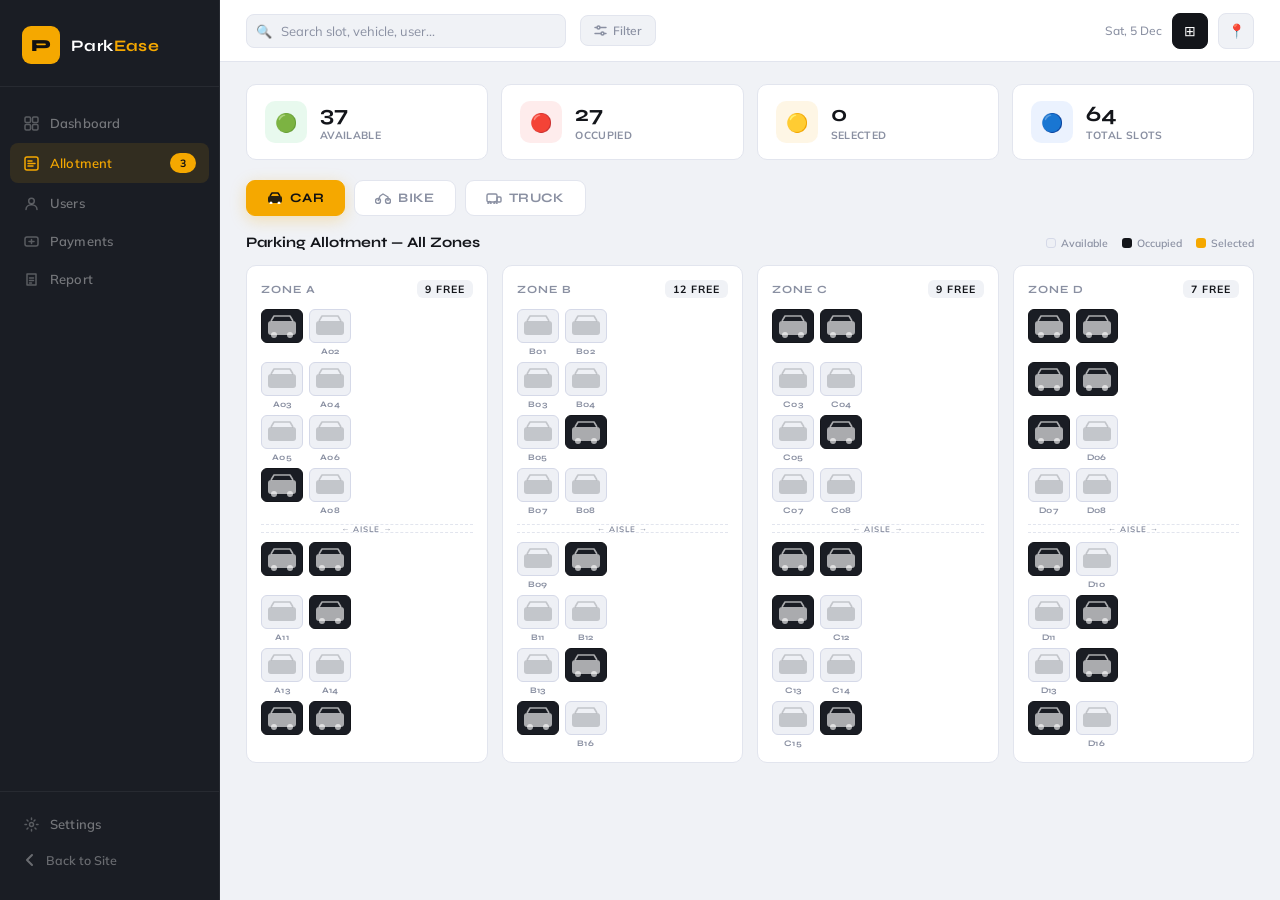
<file: park/dashboard.html>
﻿<!DOCTYPE html>
<html lang="en">

<head>
    <meta charset="UTF-8" />
    <meta name="viewport" content="width=device-width, initial-scale=1.0" />
    <title>Admin Dashboard — ParkEase</title>
    <link
        href="https://fonts.googleapis.com/css2?family=Bebas+Neue&family=Syne:wght@400;500;600;700;800&family=Mulish:wght@300;400;500;600;700&display=swap"
        rel="stylesheet" />
    <link rel="stylesheet" href="assets/css/dashboard.css" />
</head>

<body>

    <div id="dashboard">
        <!-- SIDEBAR -->
        <aside class="d-sidebar">
            <div class="d-logo-wrap">
                <div class="d-logo-box">P</div>
                <div class="d-logo-name">Park<span>Ease</span></div>
            </div>
            <nav class="d-nav">
                <a href="overview.html" class="d-nav-item" style="text-decoration:none;">
                    <span class="d-nav-ico"><svg width="15" height="15" viewBox="0 0 15 15" fill="none">
                            <rect x="1" y="1" width="5.5" height="5.5" rx="1.2" stroke="currentColor"
                                stroke-width="1.5" />
                            <rect x="8.5" y="1" width="5.5" height="5.5" rx="1.2" stroke="currentColor"
                                stroke-width="1.5" />
                            <rect x="1" y="8.5" width="5.5" height="5.5" rx="1.2" stroke="currentColor"
                                stroke-width="1.5" />
                            <rect x="8.5" y="8.5" width="5.5" height="5.5" rx="1.2" stroke="currentColor"
                                stroke-width="1.5" />
                        </svg></span>
                    Dashboard
                </a>
                <a href="dashboard.html" class="d-nav-item active" style="text-decoration:none;">
                    <span class="d-nav-ico"><svg width="15" height="15" viewBox="0 0 15 15" fill="none">
                            <rect x="1" y="1" width="13" height="13" rx="2" stroke="currentColor" stroke-width="1.5" />
                            <path d="M4 7.5h7M4 5h4M4 10h5" stroke="currentColor" stroke-width="1.5"
                                stroke-linecap="round" />
                        </svg></span>
                    Allotment
                    <span class="d-badge">3</span>
                </a>
                <a href="users.html" class="d-nav-item" style="text-decoration:none;">
                    <span class="d-nav-ico"><svg width="15" height="15" viewBox="0 0 15 15" fill="none">
                            <circle cx="7.5" cy="5" r="2.8" stroke="currentColor" stroke-width="1.5" />
                            <path d="M2 13.5c0-2.8 2.5-4.8 5.5-4.8s5.5 2 5.5 4.8" stroke="currentColor"
                                stroke-width="1.5" stroke-linecap="round" />
                        </svg></span>
                    Users
                </a>
                <a href="payments.html" class="d-nav-item" style="text-decoration:none;">
                    <span class="d-nav-ico"><svg width="15" height="15" viewBox="0 0 15 15" fill="none">
                            <rect x="1" y="3" width="13" height="9" rx="2" stroke="currentColor" stroke-width="1.5" />
                            <path d="M5 7.5h5M7.5 5.5v4" stroke="currentColor" stroke-width="1.5"
                                stroke-linecap="round" />
                        </svg></span>
                    Payments
                </a>
                <a href="report.html" class="d-nav-item" style="text-decoration:none;">
                    <span class="d-nav-ico"><svg width="15" height="15" viewBox="0 0 15 15" fill="none">
                            <path d="M3 2h9v11H3z" stroke="currentColor" stroke-width="1.5" stroke-linejoin="round" />
                            <path d="M5.5 6h4M5.5 8.5h4M5.5 11h2" stroke="currentColor" stroke-width="1.5"
                                stroke-linecap="round" />
                        </svg></span>
                    Report
                </a>
            </nav>
            <div class="d-sidebar-bot">
                <a href="settings.html" class="d-nav-item" style="text-decoration:none;">
                    <span class="d-nav-ico"><svg width="15" height="15" viewBox="0 0 15 15" fill="none">
                            <circle cx="7.5" cy="7.5" r="2" stroke="currentColor" stroke-width="1.5" />
                            <path d="M7.5 1v1.5M7.5 12.5V14M1 7.5h1.5M12.5 7.5H14M3 3l1 1M11 11l1 1M11 3l-1 1M4 11l-1 1"
                                stroke="currentColor" stroke-width="1.5" stroke-linecap="round" />
                        </svg></span>
                    Settings
                </a>
                <a href="index.html" class="back-btn">
                    <svg width="14" height="14" viewBox="0 0 14 14" fill="none">
                        <path d="M9 2L4 7L9 12" stroke="currentColor" stroke-width="2" stroke-linecap="round"
                            stroke-linejoin="round" />
                    </svg>
                    Back to Site
                </a>
            </div>
        </aside>

        <!-- MAIN -->
        <div class="d-main">
            <!-- TOPBAR -->
            <div class="d-topbar">
                <div class="d-search">
                    <span class="d-search-ico">🔍</span>
                    <input type="text" placeholder="Search slot, vehicle, user..." oninput="dSearch(this.value)" />
                </div>
                <button class="d-filter">
                    <svg width="13" height="13" viewBox="0 0 13 13" fill="none">
                        <circle cx="4.5" cy="3.5" r="1.5" stroke="currentColor" stroke-width="1.4" />
                        <circle cx="8.5" cy="9.5" r="1.5" stroke="currentColor" stroke-width="1.4" />
                        <path d="M1 3.5h2M6 3.5h6M1 9.5h6M10 9.5h2" stroke="currentColor" stroke-width="1.4"
                            stroke-linecap="round" />
                    </svg>
                    Filter
                </button>
                <div class="d-topbar-r">
                    <span class="d-date-lbl" id="dDateLbl"></span>
                    <div class="d-ico-btn on">⊞</div>
                    <div class="d-ico-btn">📍</div>
                </div>
            </div>

            <!-- CONTENT -->
            <div class="d-content">
                <!-- Stats -->
                <div class="d-stats">
                    <div class="d-stat">
                        <div class="d-stat-ico ic-g">🟢</div>
                        <div>
                            <div class="d-stat-n" id="dAvail">—</div>
                            <div class="d-stat-l">Available</div>
                        </div>
                    </div>
                    <div class="d-stat">
                        <div class="d-stat-ico ic-r">🔴</div>
                        <div>
                            <div class="d-stat-n" id="dOcc">—</div>
                            <div class="d-stat-l">Occupied</div>
                        </div>
                    </div>
                    <div class="d-stat">
                        <div class="d-stat-ico ic-y">🟡</div>
                        <div>
                            <div class="d-stat-n" id="dSel">0</div>
                            <div class="d-stat-l">Selected</div>
                        </div>
                    </div>
                    <div class="d-stat">
                        <div class="d-stat-ico ic-b">🔵</div>
                        <div>
                            <div class="d-stat-n" id="dTotal">—</div>
                            <div class="d-stat-l">Total Slots</div>
                        </div>
                    </div>
                </div>

                <!-- Vehicle tabs -->
                <div class="d-vtabs">
                    <div class="d-vtab active" onclick="dVehicle('CAR',this)">
                        <svg width="16" height="12" viewBox="0 0 16 12" fill="none">
                            <rect x="1" y="4" width="14" height="7" rx="2" fill="currentColor" opacity=".9" />
                            <path d="M3 4L5 1H11L13 4" stroke="currentColor" stroke-width="1.5"
                                stroke-linejoin="round" />
                            <circle cx="4" cy="11" r="1.5" fill="white" />
                            <circle cx="12" cy="11" r="1.5" fill="white" />
                        </svg>
                        CAR
                    </div>
                    <div class="d-vtab" onclick="dVehicle('BIKE',this)">
                        <svg width="16" height="12" viewBox="0 0 16 12" fill="none">
                            <circle cx="3" cy="9" r="2.5" stroke="currentColor" stroke-width="1.4" />
                            <circle cx="13" cy="9" r="2.5" stroke="currentColor" stroke-width="1.4" />
                            <path d="M3 9L5 4L8 2L13 5L13 9" stroke="currentColor" stroke-width="1.4"
                                stroke-linejoin="round" />
                        </svg>
                        BIKE
                    </div>
                    <div class="d-vtab" onclick="dVehicle('TRUCK',this)">
                        <svg width="16" height="12" viewBox="0 0 16 12" fill="none">
                            <rect x="1" y="2" width="10" height="8" rx="1.5" stroke="currentColor" stroke-width="1.4" />
                            <rect x="11" y="5" width="4" height="5" rx="1" stroke="currentColor" stroke-width="1.4" />
                            <circle cx="3.5" cy="11" r="1.5" stroke="currentColor" stroke-width="1.4" />
                            <circle cx="9.5" cy="11" r="1.5" stroke="currentColor" stroke-width="1.4" />
                        </svg>
                        TRUCK
                    </div>
                </div>

                <!-- Zone header -->
                <div class="d-lot-hdr">
                    <div class="d-lot-title">Parking Allotment — All Zones</div>
                    <div class="d-legend">
                        <div class="d-leg-i">
                            <div class="d-leg-d fr"></div>Available
                        </div>
                        <div class="d-leg-i">
                            <div class="d-leg-d oc"></div>Occupied
                        </div>
                        <div class="d-leg-i">
                            <div class="d-leg-d sl"></div>Selected
                        </div>
                    </div>
                </div>

                <!-- Zones -->
                <div class="d-zones" id="dZonesGrid"></div>
            </div>
        </div>
    </div>

    <!-- DETAIL PANEL -->
    <div class="d-panel" id="dPanel">
        <div class="d-panel-head">
            <div class="d-panel-title" id="dPanelTitle">Slot Detail</div>
            <button class="d-panel-close" onclick="dClosePanel()">✕</button>
        </div>
        <div class="d-slot-big" id="dPanelVis">
            <svg width="58" height="44" viewBox="0 0 58 44" fill="none">
                <rect x="2" y="12" width="54" height="24" rx="5" fill="#eef0f5" />
                <path d="M8 12L13 3H45L50 12" stroke="#1a1d24" stroke-width="2.2" stroke-linejoin="round" />
                <ellipse cx="12" cy="38" rx="5" ry="5" fill="#1a1d24" />
                <ellipse cx="46" cy="38" rx="5" ry="5" fill="#1a1d24" />
                <rect x="17" y="5" width="24" height="7" rx="2" fill="#c8ccd8" />
            </svg>
        </div>
        <div id="dPanelInfo"></div>
        <div class="d-panel-acts" id="dPanelActs"></div>
    </div>

    <!-- TOAST -->
    <div class="toast dark-t" id="toast"></div>

    <script src="assets/js/dashboard.js"></script>
</body>

</html>
</file>
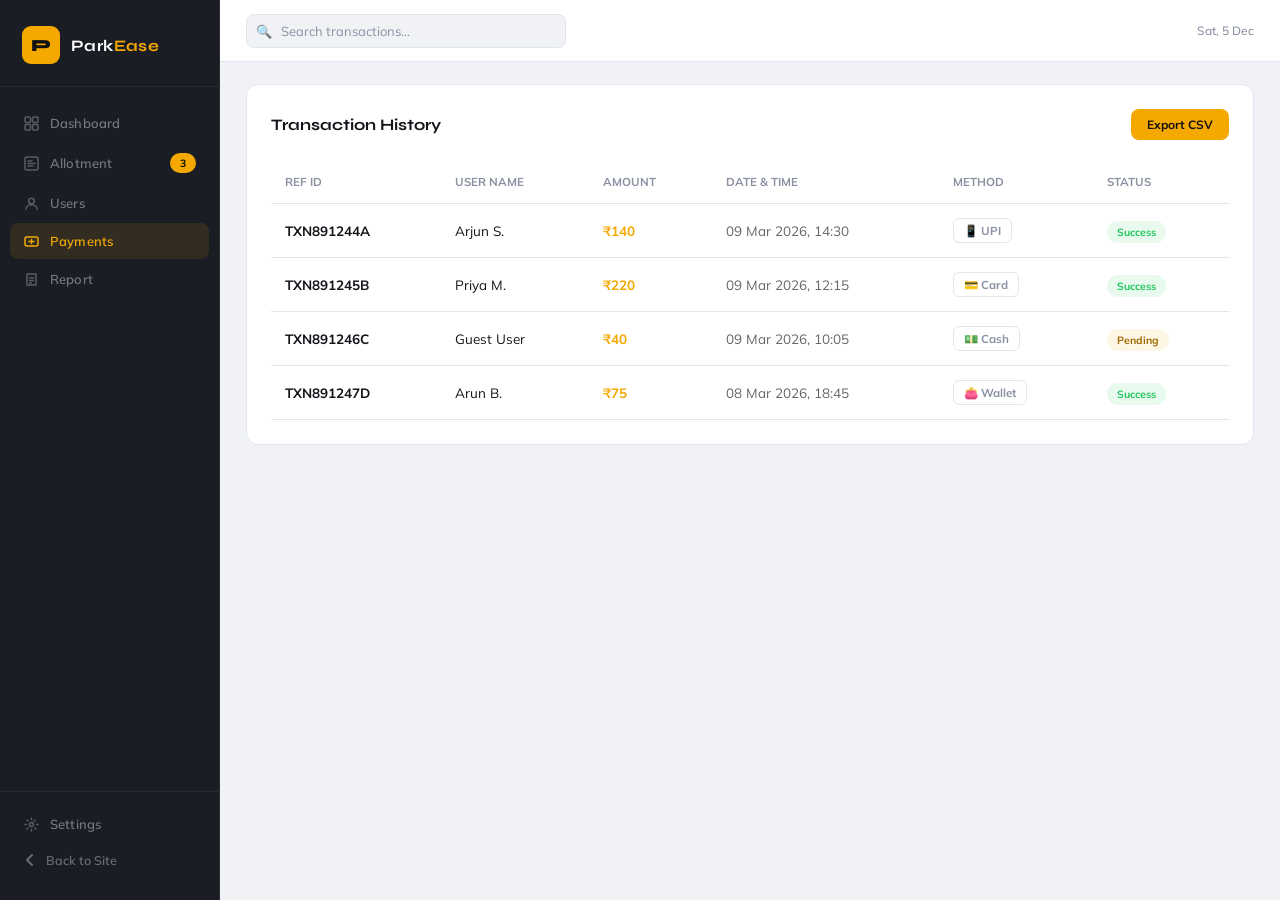
<file: park/payments.html>
<!DOCTYPE html>
<html lang="en">

<head>
    <meta charset="UTF-8" />
    <meta name="viewport" content="width=device-width, initial-scale=1.0" />
    <title>Payments — Admin Dashboard</title>
    <link
        href="https://fonts.googleapis.com/css2?family=Bebas+Neue&family=Syne:wght@400;500;600;700;800&family=Mulish:wght@300;400;500;600;700&display=swap"
        rel="stylesheet" />
    <link rel="stylesheet" href="assets/css/dashboard.css" />
    <link rel="stylesheet" href="assets/css/payments.css" />
</head>

<body>
    <div id="dashboard">
        <aside class="d-sidebar">
            <div class="d-logo-wrap">
                <div class="d-logo-box">P</div>
                <div class="d-logo-name">Park<span>Ease</span></div>
            </div>
            <nav class="d-nav">
                <a href="overview.html" class="d-nav-item" style="text-decoration:none;">
                    <span class="d-nav-ico"><svg width="15" height="15" viewBox="0 0 15 15" fill="none">
                            <rect x="1" y="1" width="5.5" height="5.5" rx="1.2" stroke="currentColor"
                                stroke-width="1.5" />
                            <rect x="8.5" y="1" width="5.5" height="5.5" rx="1.2" stroke="currentColor"
                                stroke-width="1.5" />
                            <rect x="1" y="8.5" width="5.5" height="5.5" rx="1.2" stroke="currentColor"
                                stroke-width="1.5" />
                            <rect x="8.5" y="8.5" width="5.5" height="5.5" rx="1.2" stroke="currentColor"
                                stroke-width="1.5" />
                        </svg></span>
                    Dashboard
                </a>
                <a href="dashboard.html" class="d-nav-item" style="text-decoration:none;">
                    <span class="d-nav-ico"><svg width="15" height="15" viewBox="0 0 15 15" fill="none">
                            <rect x="1" y="1" width="13" height="13" rx="2" stroke="currentColor" stroke-width="1.5" />
                            <path d="M4 7.5h7M4 5h4M4 10h5" stroke="currentColor" stroke-width="1.5"
                                stroke-linecap="round" />
                        </svg></span>
                    Allotment
                    <span class="d-badge">3</span>
                </a>
                <a href="users.html" class="d-nav-item" style="text-decoration:none;">
                    <span class="d-nav-ico"><svg width="15" height="15" viewBox="0 0 15 15" fill="none">
                            <circle cx="7.5" cy="5" r="2.8" stroke="currentColor" stroke-width="1.5" />
                            <path d="M2 13.5c0-2.8 2.5-4.8 5.5-4.8s5.5 2 5.5 4.8" stroke="currentColor"
                                stroke-width="1.5" stroke-linecap="round" />
                        </svg></span>
                    Users
                </a>
                <a href="payments.html" class="d-nav-item active" style="text-decoration:none;">
                    <span class="d-nav-ico"><svg width="15" height="15" viewBox="0 0 15 15" fill="none">
                            <rect x="1" y="3" width="13" height="9" rx="2" stroke="currentColor" stroke-width="1.5" />
                            <path d="M5 7.5h5M7.5 5.5v4" stroke="currentColor" stroke-width="1.5"
                                stroke-linecap="round" />
                        </svg></span>
                    Payments
                </a>
                <a href="report.html" class="d-nav-item" style="text-decoration:none;">
                    <span class="d-nav-ico"><svg width="15" height="15" viewBox="0 0 15 15" fill="none">
                            <path d="M3 2h9v11H3z" stroke="currentColor" stroke-width="1.5" stroke-linejoin="round" />
                            <path d="M5.5 6h4M5.5 8.5h4M5.5 11h2" stroke="currentColor" stroke-width="1.5"
                                stroke-linecap="round" />
                        </svg></span>
                    Report
                </a>
            </nav>
            <div class="d-sidebar-bot">
                <a href="settings.html" class="d-nav-item" style="text-decoration:none;">
                    <span class="d-nav-ico"><svg width="15" height="15" viewBox="0 0 15 15" fill="none">
                            <circle cx="7.5" cy="7.5" r="2" stroke="currentColor" stroke-width="1.5" />
                            <path d="M7.5 1v1.5M7.5 12.5V14M1 7.5h1.5M12.5 7.5H14M3 3l1 1M11 11l1 1M11 3l-1 1M4 11l-1 1"
                                stroke="currentColor" stroke-width="1.5" stroke-linecap="round" />
                        </svg></span>
                    Settings
                </a>
                <a href="index.html" class="back-btn">
                    <svg width="14" height="14" viewBox="0 0 14 14" fill="none">
                        <path d="M9 2L4 7L9 12" stroke="currentColor" stroke-width="2" stroke-linecap="round"
                            stroke-linejoin="round" />
                    </svg>
                    Back to Site
                </a>
            </div>
        </aside>

        <!-- MAIN -->
        <div class="d-main">
            <div class="d-topbar">
                <div class="d-search">
                    <span class="d-search-ico">🔍</span>
                    <input type="text" placeholder="Search transactions..." />
                </div>
                <div class="d-topbar-r">
                    <span class="d-date-lbl" id="dDateLbl"></span>
                </div>
            </div>

            <!-- CONTENT -->
            <div class="d-content">
                <div class="d-card">
                    <div class="d-card-hdr">
                        <h3 class="d-card-title">Transaction History</h3>
                        <button class="u-btn">Export CSV</button>
                    </div>
                    <div class="table-wrap">
                        <table class="u-table">
                            <thead>
                                <tr>
                                    <th>Ref ID</th>
                                    <th>User Name</th>
                                    <th>Amount</th>
                                    <th>Date & Time</th>
                                    <th>Method</th>
                                    <th>Status</th>
                                </tr>
                            </thead>
                            <tbody id="payTableData">
                            </tbody>
                        </table>
                    </div>
                </div>
            </div>
        </div>
    </div>
    <script src="assets/js/payments.js"></script>
</body>

</html>
</file>
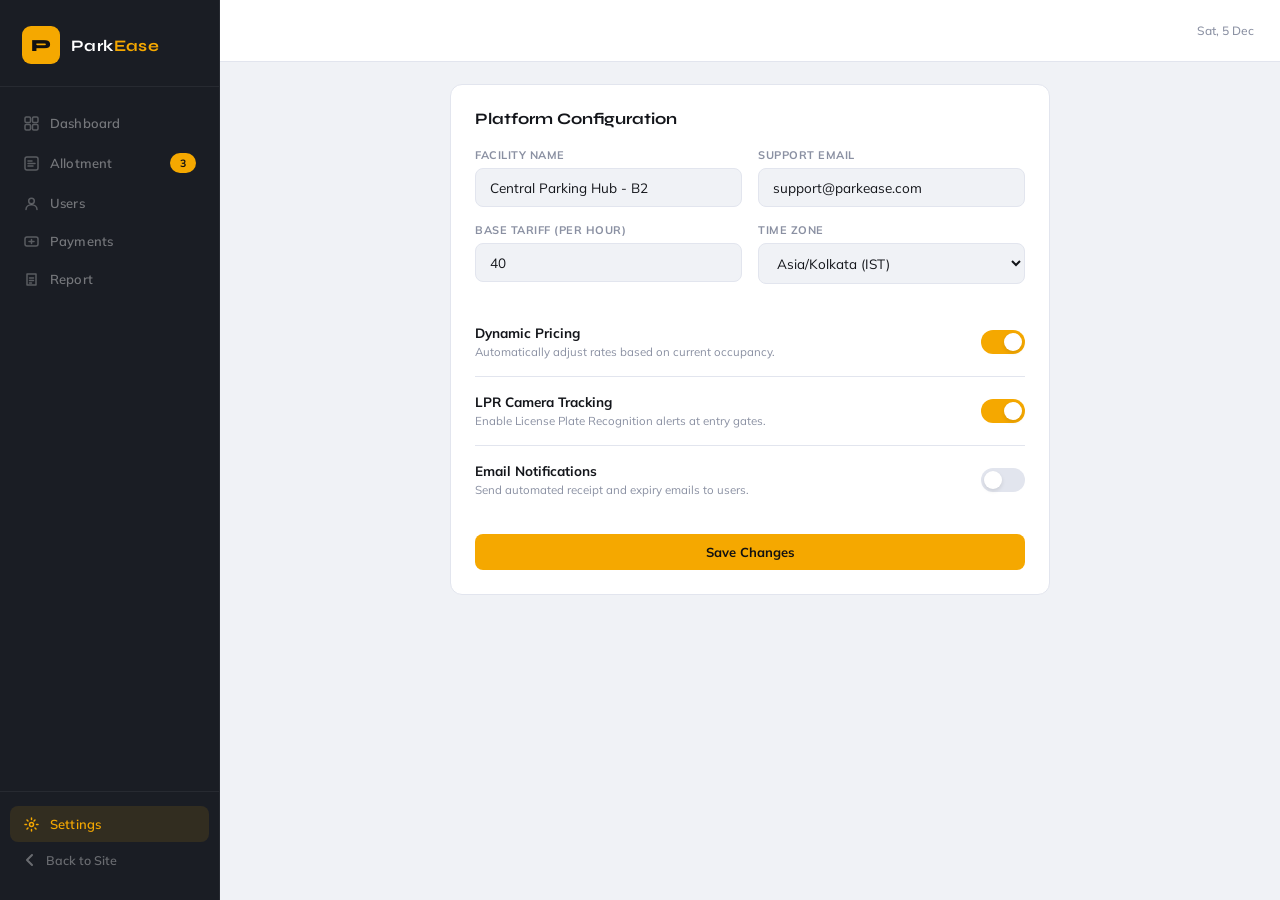
<file: park/settings.html>
<!DOCTYPE html>
<html lang="en">

<head>
    <meta charset="UTF-8" />
    <meta name="viewport" content="width=device-width, initial-scale=1.0" />
    <title>Settings — Admin Dashboard</title>
    <link
        href="https://fonts.googleapis.com/css2?family=Bebas+Neue&family=Syne:wght@400;500;600;700;800&family=Mulish:wght@300;400;500;600;700&display=swap"
        rel="stylesheet" />
    <link rel="stylesheet" href="assets/css/dashboard.css" />
    <link rel="stylesheet" href="assets/css/settings.css" />
</head>

<body>
    <div id="dashboard">
        <aside class="d-sidebar">
            <div class="d-logo-wrap">
                <div class="d-logo-box">P</div>
                <div class="d-logo-name">Park<span>Ease</span></div>
            </div>
            <nav class="d-nav">
                <a href="overview.html" class="d-nav-item" style="text-decoration:none;">
                    <span class="d-nav-ico"><svg width="15" height="15" viewBox="0 0 15 15" fill="none">
                            <rect x="1" y="1" width="5.5" height="5.5" rx="1.2" stroke="currentColor"
                                stroke-width="1.5" />
                            <rect x="8.5" y="1" width="5.5" height="5.5" rx="1.2" stroke="currentColor"
                                stroke-width="1.5" />
                            <rect x="1" y="8.5" width="5.5" height="5.5" rx="1.2" stroke="currentColor"
                                stroke-width="1.5" />
                            <rect x="8.5" y="8.5" width="5.5" height="5.5" rx="1.2" stroke="currentColor"
                                stroke-width="1.5" />
                        </svg></span>
                    Dashboard
                </a>
                <a href="dashboard.html" class="d-nav-item" style="text-decoration:none;">
                    <span class="d-nav-ico"><svg width="15" height="15" viewBox="0 0 15 15" fill="none">
                            <rect x="1" y="1" width="13" height="13" rx="2" stroke="currentColor" stroke-width="1.5" />
                            <path d="M4 7.5h7M4 5h4M4 10h5" stroke="currentColor" stroke-width="1.5"
                                stroke-linecap="round" />
                        </svg></span>
                    Allotment
                    <span class="d-badge">3</span>
                </a>
                <a href="users.html" class="d-nav-item" style="text-decoration:none;">
                    <span class="d-nav-ico"><svg width="15" height="15" viewBox="0 0 15 15" fill="none">
                            <circle cx="7.5" cy="5" r="2.8" stroke="currentColor" stroke-width="1.5" />
                            <path d="M2 13.5c0-2.8 2.5-4.8 5.5-4.8s5.5 2 5.5 4.8" stroke="currentColor"
                                stroke-width="1.5" stroke-linecap="round" />
                        </svg></span>
                    Users
                </a>
                <a href="payments.html" class="d-nav-item" style="text-decoration:none;">
                    <span class="d-nav-ico"><svg width="15" height="15" viewBox="0 0 15 15" fill="none">
                            <rect x="1" y="3" width="13" height="9" rx="2" stroke="currentColor" stroke-width="1.5" />
                            <path d="M5 7.5h5M7.5 5.5v4" stroke="currentColor" stroke-width="1.5"
                                stroke-linecap="round" />
                        </svg></span>
                    Payments
                </a>
                <a href="report.html" class="d-nav-item" style="text-decoration:none;">
                    <span class="d-nav-ico"><svg width="15" height="15" viewBox="0 0 15 15" fill="none">
                            <path d="M3 2h9v11H3z" stroke="currentColor" stroke-width="1.5" stroke-linejoin="round" />
                            <path d="M5.5 6h4M5.5 8.5h4M5.5 11h2" stroke="currentColor" stroke-width="1.5"
                                stroke-linecap="round" />
                        </svg></span>
                    Report
                </a>
            </nav>
            <div class="d-sidebar-bot">
                <a href="settings.html" class="d-nav-item active" style="text-decoration:none;">
                    <span class="d-nav-ico"><svg width="15" height="15" viewBox="0 0 15 15" fill="none">
                            <circle cx="7.5" cy="7.5" r="2" stroke="currentColor" stroke-width="1.5" />
                            <path d="M7.5 1v1.5M7.5 12.5V14M1 7.5h1.5M12.5 7.5H14M3 3l1 1M11 11l1 1M11 3l-1 1M4 11l-1 1"
                                stroke="currentColor" stroke-width="1.5" stroke-linecap="round" />
                        </svg></span>
                    Settings
                </a>
                <a href="index.html" class="back-btn">
                    <svg width="14" height="14" viewBox="0 0 14 14" fill="none">
                        <path d="M9 2L4 7L9 12" stroke="currentColor" stroke-width="2" stroke-linecap="round"
                            stroke-linejoin="round" />
                    </svg>
                    Back to Site
                </a>
            </div>
        </aside>

        <!-- MAIN -->
        <div class="d-main">
            <div class="d-topbar">
                <div class="d-topbar-r" style="margin-left:auto;">
                    <span class="d-date-lbl" id="dDateLbl"></span>
                </div>
            </div>

            <div class="d-content">
                <div class="settings-wrap">
                    <div class="d-card">
                        <div class="d-card-hdr">
                            <h3 class="d-card-title">Platform Configuration</h3>
                        </div>
                        <div class="form-grid">
                            <div class="fg">
                                <label>Facility Name</label>
                                <input type="text" class="form-in" value="Central Parking Hub - B2" />
                            </div>
                            <div class="fg">
                                <label>Support Email</label>
                                <input type="email" class="form-in" value="support@parkease.com" />
                            </div>
                            <div class="fg">
                                <label>Base Tariff (per hour)</label>
                                <input type="number" class="form-in" value="40" />
                            </div>
                            <div class="fg">
                                <label>Time Zone</label>
                                <select class="form-in">
                                    <option>Asia/Kolkata (IST)</option>
                                    <option>UTC</option>
                                </select>
                            </div>
                        </div>
                        <div class="set-row">
                            <div class="set-info">
                                <h4>Dynamic Pricing</h4>
                                <p>Automatically adjust rates based on current occupancy.</p>
                            </div>
                            <div class="toggle active" onclick="this.classList.toggle('active')">
                                <div class="dot"></div>
                            </div>
                        </div>
                        <div class="set-row">
                            <div class="set-info">
                                <h4>LPR Camera Tracking</h4>
                                <p>Enable License Plate Recognition alerts at entry gates.</p>
                            </div>
                            <div class="toggle active" onclick="this.classList.toggle('active')">
                                <div class="dot"></div>
                            </div>
                        </div>
                        <div class="set-row" style="border:none;">
                            <div class="set-info">
                                <h4>Email Notifications</h4>
                                <p>Send automated receipt and expiry emails to users.</p>
                            </div>
                            <div class="toggle" onclick="this.classList.toggle('active')">
                                <div class="dot"></div>
                            </div>
                        </div>
                        <button class="u-btn" id="saveBtn" style="margin-top:20px;">Save Changes</button>
                    </div>
                </div>
            </div>
        </div>
    </div>

    <!-- TOAST OVERRIDE FOR SETTINGS -->
    <div class="toast dark-t" id="toast"></div>
    <script src="assets/js/settings.js"></script>
</body>

</html>
</file>
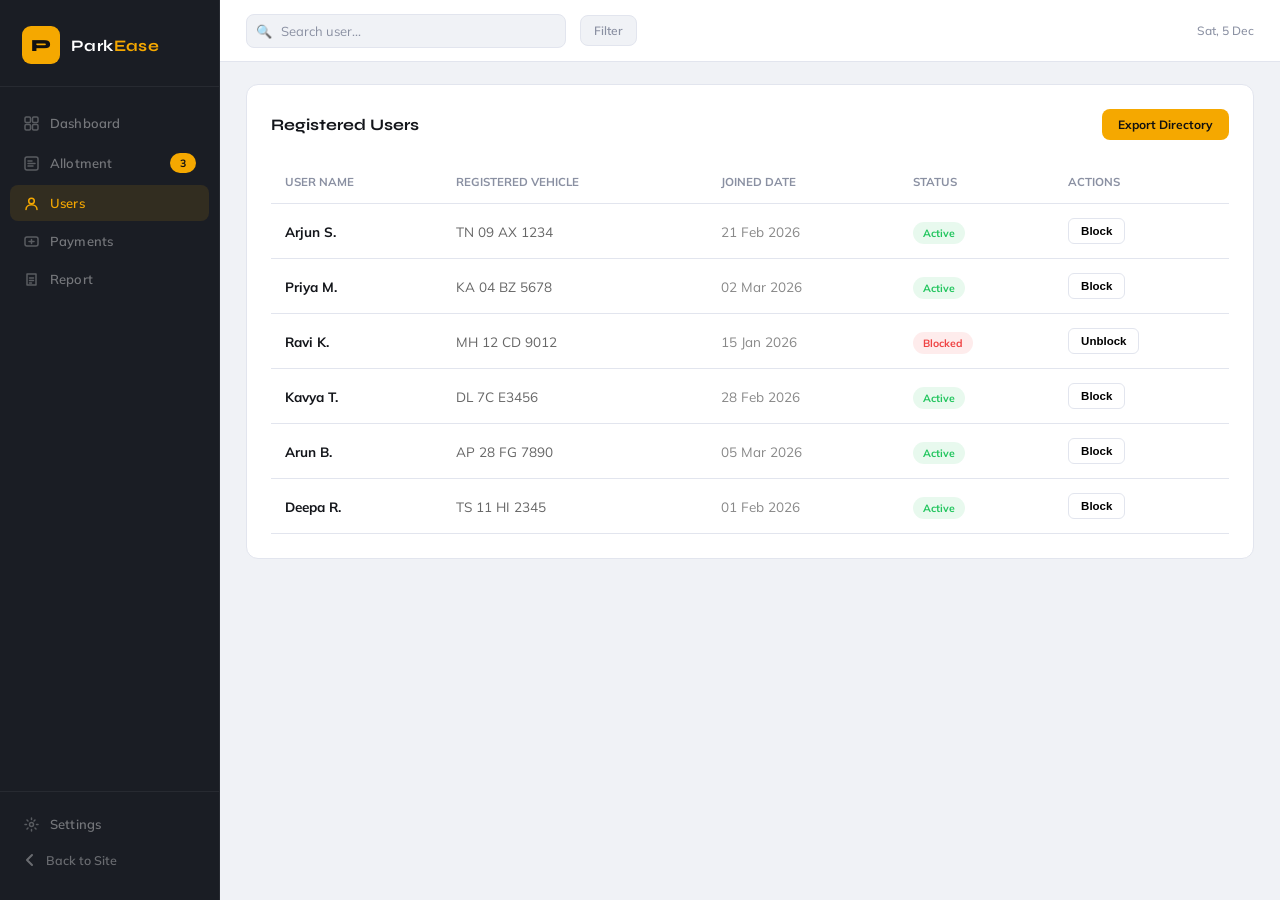
<file: park/users.html>
<!DOCTYPE html>
<html lang="en">

<head>
    <meta charset="UTF-8" />
    <meta name="viewport" content="width=device-width, initial-scale=1.0" />
    <title>Users — Admin Dashboard</title>
    <link
        href="https://fonts.googleapis.com/css2?family=Bebas+Neue&family=Syne:wght@400;500;600;700;800&family=Mulish:wght@300;400;500;600;700&display=swap"
        rel="stylesheet" />
    <link rel="stylesheet" href="assets/css/dashboard.css" />
    <link rel="stylesheet" href="assets/css/users.css" />
</head>

<body>
    <div id="dashboard">
        <aside class="d-sidebar">
            <div class="d-logo-wrap">
                <div class="d-logo-box">P</div>
                <div class="d-logo-name">Park<span>Ease</span></div>
            </div>
            <nav class="d-nav">
                <a href="overview.html" class="d-nav-item" style="text-decoration:none;">
                    <span class="d-nav-ico"><svg width="15" height="15" viewBox="0 0 15 15" fill="none">
                            <rect x="1" y="1" width="5.5" height="5.5" rx="1.2" stroke="currentColor"
                                stroke-width="1.5" />
                            <rect x="8.5" y="1" width="5.5" height="5.5" rx="1.2" stroke="currentColor"
                                stroke-width="1.5" />
                            <rect x="1" y="8.5" width="5.5" height="5.5" rx="1.2" stroke="currentColor"
                                stroke-width="1.5" />
                            <rect x="8.5" y="8.5" width="5.5" height="5.5" rx="1.2" stroke="currentColor"
                                stroke-width="1.5" />
                        </svg></span>
                    Dashboard
                </a>
                <a href="dashboard.html" class="d-nav-item" style="text-decoration:none;">
                    <span class="d-nav-ico"><svg width="15" height="15" viewBox="0 0 15 15" fill="none">
                            <rect x="1" y="1" width="13" height="13" rx="2" stroke="currentColor" stroke-width="1.5" />
                            <path d="M4 7.5h7M4 5h4M4 10h5" stroke="currentColor" stroke-width="1.5"
                                stroke-linecap="round" />
                        </svg></span>
                    Allotment
                    <span class="d-badge">3</span>
                </a>
                <a href="users.html" class="d-nav-item active" style="text-decoration:none;">
                    <span class="d-nav-ico"><svg width="15" height="15" viewBox="0 0 15 15" fill="none">
                            <circle cx="7.5" cy="5" r="2.8" stroke="currentColor" stroke-width="1.5" />
                            <path d="M2 13.5c0-2.8 2.5-4.8 5.5-4.8s5.5 2 5.5 4.8" stroke="currentColor"
                                stroke-width="1.5" stroke-linecap="round" />
                        </svg></span>
                    Users
                </a>
                <a href="payments.html" class="d-nav-item" style="text-decoration:none;">
                    <span class="d-nav-ico"><svg width="15" height="15" viewBox="0 0 15 15" fill="none">
                            <rect x="1" y="3" width="13" height="9" rx="2" stroke="currentColor" stroke-width="1.5" />
                            <path d="M5 7.5h5M7.5 5.5v4" stroke="currentColor" stroke-width="1.5"
                                stroke-linecap="round" />
                        </svg></span>
                    Payments
                </a>
                <a href="report.html" class="d-nav-item" style="text-decoration:none;">
                    <span class="d-nav-ico"><svg width="15" height="15" viewBox="0 0 15 15" fill="none">
                            <path d="M3 2h9v11H3z" stroke="currentColor" stroke-width="1.5" stroke-linejoin="round" />
                            <path d="M5.5 6h4M5.5 8.5h4M5.5 11h2" stroke="currentColor" stroke-width="1.5"
                                stroke-linecap="round" />
                        </svg></span>
                    Report
                </a>
            </nav>
            <div class="d-sidebar-bot">
                <a href="settings.html" class="d-nav-item" style="text-decoration:none;">
                    <span class="d-nav-ico"><svg width="15" height="15" viewBox="0 0 15 15" fill="none">
                            <circle cx="7.5" cy="7.5" r="2" stroke="currentColor" stroke-width="1.5" />
                            <path d="M7.5 1v1.5M7.5 12.5V14M1 7.5h1.5M12.5 7.5H14M3 3l1 1M11 11l1 1M11 3l-1 1M4 11l-1 1"
                                stroke="currentColor" stroke-width="1.5" stroke-linecap="round" />
                        </svg></span>
                    Settings
                </a>
                <a href="index.html" class="back-btn">
                    <svg width="14" height="14" viewBox="0 0 14 14" fill="none">
                        <path d="M9 2L4 7L9 12" stroke="currentColor" stroke-width="2" stroke-linecap="round"
                            stroke-linejoin="round" />
                    </svg>
                    Back to Site
                </a>
            </div>
        </aside>

        <!-- MAIN -->
        <div class="d-main">
            <div class="d-topbar">
                <div class="d-search">
                    <span class="d-search-ico">🔍</span>
                    <input type="text" placeholder="Search user..." />
                </div>
                <button class="d-filter">Filter</button>
                <div class="d-topbar-r">
                    <span class="d-date-lbl" id="dDateLbl"></span>
                </div>
            </div>

            <!-- CONTENT -->
            <div class="d-content">
                <div class="d-card">
                    <div class="d-card-hdr">
                        <h3 class="d-card-title">Registered Users</h3>
                        <button class="u-btn">Export Directory</button>
                    </div>
                    <div class="table-wrap">
                        <table class="u-table">
                            <thead>
                                <tr>
                                    <th>User Name</th>
                                    <th>Registered Vehicle</th>
                                    <th>Joined Date</th>
                                    <th>Status</th>
                                    <th>Actions</th>
                                </tr>
                            </thead>
                            <tbody id="userTableData">
                            </tbody>
                        </table>
                    </div>
                </div>
            </div>
        </div>
    </div>
    <script src="assets/js/users.js"></script>
</body>

</html>
</file>
<file: assets/css/style.css>
﻿*,*::before,*::after{box-sizing:border-box;margin:0;padding:0;}
:root{
  --gold:#f5a800; --gold-light:#ffc940; --gold-dim:rgba(245,168,0,0.13);
  --dark:#13151a; --dark2:#1a1d24; --dark3:#22262f;
  --bg:#f0f2f6; --white:#fff;
  --text:#13151a; --muted:#8a90a2;
  --border-dark:rgba(255,255,255,0.07); --border-light:#e2e5ee;
  --green:#22c55e; --red:#ef4444; --blue:#3b82f6;
  --sidebar-w:220px;
}
html{scroll-behavior:smooth;}
body{font-family:'Mulish',sans-serif;background:var(--dark);color:#fff;overflow-x:hidden;}

/* ═══════════════════════════════════════════
   LANDING PAGE
═══════════════════════════════════════════ */
#landing{display:flex;flex-direction:column;min-height:100vh;}

/* NAV */
.l-nav{
  position:fixed;top:0;left:0;right:0;z-index:200;
  display:flex;align-items:center;justify-content:space-between;
  padding:0 52px;height:66px;
  background:rgba(19,21,26,0.88);
  backdrop-filter:blur(18px);
  border-bottom:1px solid var(--border-dark);
}
.l-logo{font-family:'Bebas Neue',sans-serif;font-size:28px;letter-spacing:2px;color:var(--gold);}
.l-logo span{color:#fff;}
.l-nav-links{display:flex;gap:4px;}
.l-nav-btn{padding:8px 22px;border-radius:9px;font-size:13px;font-weight:600;cursor:pointer;border:none;background:transparent;color:var(--muted);font-family:'Mulish',sans-serif;letter-spacing:.3px;transition:all .2s;}
.l-nav-btn:hover{color:#fff;background:rgba(255,255,255,0.06);}
.l-nav-btn.active{background:var(--gold);color:#111;}
.l-nav-right{display:flex;align-items:center;gap:12px;}
.go-dashboard{
  padding:9px 22px;border-radius:9px;
  background:rgba(255,255,255,0.08);border:1px solid rgba(255,255,255,0.12);
  color:#fff;font-size:13px;font-weight:600;cursor:pointer;
  font-family:'Mulish',sans-serif;transition:all .2s;
  display:flex;align-items:center;gap:7px;
}
.go-dashboard:hover{background:var(--gold);color:#111;border-color:var(--gold);}
.avatar-nav{width:36px;height:36px;border-radius:50%;background:linear-gradient(135deg,var(--gold),#c77d00);display:flex;align-items:center;justify-content:center;font-size:13px;font-weight:700;color:#111;border:2px solid rgba(245,168,0,0.35);cursor:pointer;}

/* HERO */
.l-hero{
  min-height:100vh;display:grid;grid-template-columns:1fr 1fr;
  align-items:center;padding:100px 52px 60px;gap:40px;position:relative;overflow:hidden;
}
.hero-glow{position:absolute;width:600px;height:600px;border-radius:50%;background:radial-gradient(circle,rgba(245,168,0,0.08) 0%,transparent 70%);top:50%;left:35%;transform:translate(-50%,-50%);pointer-events:none;}
.hero-ring{position:absolute;width:750px;height:750px;border-radius:50%;border:1px solid rgba(255,255,255,0.03);top:50%;left:55%;transform:translate(-50%,-50%);pointer-events:none;}

.hero-left{position:relative;z-index:2;}
.hero-pill{display:inline-flex;align-items:center;gap:8px;padding:6px 16px;border-radius:100px;background:var(--gold-dim);border:1px solid rgba(245,168,0,0.28);font-size:11.5px;font-weight:700;color:var(--gold);letter-spacing:.6px;text-transform:uppercase;margin-bottom:30px;animation:fadeUp .5s ease both;}
.hero-pill::before{content:'';width:7px;height:7px;border-radius:50%;background:var(--gold);animation:pulse 2s ease infinite;}
@keyframes pulse{0%,100%{opacity:1;transform:scale(1);}50%{opacity:.5;transform:scale(1.4);}}

h1.hero-title{font-family:'Bebas Neue',sans-serif;font-size:clamp(58px,7.5vw,96px);line-height:.92;letter-spacing:2px;animation:fadeUp .55s .08s ease both;}
h1.hero-title em{color:var(--gold);font-style:normal;}
.hero-sub{margin-top:22px;color:rgba(255,255,255,0.5);font-size:15px;line-height:1.75;max-width:400px;animation:fadeUp .55s .15s ease both;}

.v-selector{display:flex;gap:11px;margin-top:38px;animation:fadeUp .55s .22s ease both;}
.v-btn{display:flex;flex-direction:column;align-items:center;gap:7px;padding:18px 24px;border-radius:14px;border:1.5px solid rgba(255,255,255,0.09);background:rgba(255,255,255,0.04);cursor:pointer;color:var(--muted);font-size:11.5px;font-weight:700;letter-spacing:.6px;text-transform:uppercase;transition:all .2s;min-width:96px;font-family:'Mulish',sans-serif;}
.v-btn:hover{border-color:rgba(245,168,0,0.4);color:#fff;transform:translateY(-2px);}
.v-btn.sel{background:var(--gold);border-color:var(--gold);color:#111;box-shadow:0 8px 28px rgba(245,168,0,0.32);}

.hero-cta{display:flex;align-items:center;gap:14px;margin-top:38px;animation:fadeUp .55s .3s ease both;}
.btn-gold{padding:15px 36px;background:var(--gold);color:#111;font-weight:700;font-size:14.5px;border:none;border-radius:12px;cursor:pointer;display:flex;align-items:center;gap:9px;transition:all .22s;font-family:'Mulish',sans-serif;letter-spacing:.3px;}
.btn-gold:hover{background:var(--gold-light);transform:translateY(-2px);box-shadow:0 10px 32px rgba(245,168,0,0.38);}
.btn-outline{padding:15px 26px;background:transparent;color:rgba(255,255,255,0.6);font-size:14px;border:1.5px solid rgba(255,255,255,0.12);border-radius:12px;cursor:pointer;transition:all .22s;font-weight:600;font-family:'Mulish',sans-serif;}
.btn-outline:hover{border-color:rgba(255,255,255,0.3);color:#fff;}

/* LOT CARD */
.hero-right{position:relative;z-index:2;display:flex;justify-content:center;animation:fadeUp .55s .18s ease both;}
.lot-card{background:rgba(255,255,255,0.04);border:1px solid rgba(255,255,255,0.09);border-radius:22px;padding:22px;width:430px;position:relative;overflow:hidden;backdrop-filter:blur(10px);}
.lot-card::before{content:'';position:absolute;inset:0;background:radial-gradient(ellipse at 65% 25%,rgba(245,168,0,0.06) 0%,transparent 65%);pointer-events:none;}
.lot-hdr{display:flex;justify-content:space-between;align-items:flex-start;margin-bottom:18px;}
.lot-hdr-title{font-size:14px;font-weight:700;color:#fff;}
.lot-hdr-sub{font-size:11px;color:var(--muted);margin-top:3px;}
.lot-legend{display:flex;gap:10px;}
.l-leg{display:flex;align-items:center;gap:5px;font-size:10.5px;color:var(--muted);}
.l-dot{width:8px;height:8px;border-radius:2px;}
.l-dot.free{background:rgba(34,197,94,0.6);}
.l-dot.occ{background:rgba(255,255,255,0.15);}
.l-dot.sel{background:var(--gold);}

.mini-grid{display:grid;grid-template-columns:repeat(6,1fr);gap:6px;margin-bottom:14px;}
.mini-slot{aspect-ratio:1/1.55;border-radius:5px;border:1.5px solid rgba(255,255,255,0.07);background:rgba(255,255,255,0.04);cursor:pointer;transition:all .14s;display:flex;align-items:center;justify-content:center;position:relative;}
.mini-slot:hover{border-color:rgba(245,168,0,0.45);transform:scale(1.05);}
.mini-slot.occ{background:rgba(255,255,255,0.12);border-color:rgba(255,255,255,0.18);}
.mini-slot.sel{background:rgba(245,168,0,0.22);border-color:var(--gold);box-shadow:0 0 10px rgba(245,168,0,0.28);}
.mini-slot.sel::after{content:'✓';position:absolute;font-size:10px;color:var(--gold);font-weight:700;}
.mini-aisle{grid-column:span 6;height:5px;}

.lot-stats{display:grid;grid-template-columns:repeat(3,1fr);gap:8px;padding-top:14px;border-top:1px solid rgba(255,255,255,0.07);}
.lst{text-align:center;}
.lst-n{font-family:'Bebas Neue',sans-serif;font-size:26px;letter-spacing:1px;}
.lst-n.g{color:var(--green);}
.lst-n.r{color:var(--red);}
.lst-n.y{color:var(--gold);}
.lst-l{font-size:9.5px;color:var(--muted);letter-spacing:.5px;text-transform:uppercase;font-weight:700;}

/* FEATURES */
.l-features{padding:100px 52px;background:var(--dark2);}
.sec-label{font-size:11px;font-weight:700;letter-spacing:2px;color:var(--gold);text-transform:uppercase;margin-bottom:12px;}
.sec-title{font-family:'Bebas Neue',sans-serif;font-size:clamp(40px,4.5vw,62px);letter-spacing:1.5px;line-height:1;margin-bottom:16px;}
.sec-sub{color:rgba(255,255,255,0.45);font-size:15px;max-width:480px;line-height:1.75;}
.feat-grid{display:grid;grid-template-columns:repeat(3,1fr);gap:18px;margin-top:56px;}
.feat-card{background:rgba(255,255,255,0.03);border:1px solid rgba(255,255,255,0.07);border-radius:18px;padding:30px;transition:all .25s;position:relative;overflow:hidden;}
.feat-card::after{content:'';position:absolute;top:0;left:0;right:0;height:2px;background:linear-gradient(90deg,transparent,var(--gold),transparent);opacity:0;transition:opacity .25s;}
.feat-card:hover{transform:translateY(-4px);border-color:rgba(245,168,0,0.18);}
.feat-card:hover::after{opacity:1;}
.feat-ico{width:46px;height:46px;border-radius:12px;background:var(--gold-dim);display:flex;align-items:center;justify-content:center;margin-bottom:18px;font-size:20px;}
.feat-t{font-size:15px;font-weight:700;margin-bottom:9px;font-family:'Syne',sans-serif;}
.feat-d{font-size:13.5px;color:rgba(255,255,255,0.45);line-height:1.65;}

/* RESERVE SECTION */
.l-reserve{padding:100px 52px;display:grid;grid-template-columns:1fr 1fr;gap:64px;align-items:center;}
.form-card{background:rgba(255,255,255,0.04);border:1px solid rgba(255,255,255,0.09);border-radius:20px;padding:34px;backdrop-filter:blur(10px);}
.form-card h3{font-size:17px;font-weight:700;margin-bottom:22px;font-family:'Syne',sans-serif;}
.fg{margin-bottom:16px;}
label.fl{display:block;font-size:11px;font-weight:700;letter-spacing:.5px;color:var(--muted);text-transform:uppercase;margin-bottom:7px;}
input.fi,select.fi{width:100%;padding:12px 15px;background:rgba(255,255,255,0.06);border:1.5px solid rgba(255,255,255,0.1);border-radius:10px;color:#fff;font-family:'Mulish',sans-serif;font-size:13.5px;outline:none;transition:border-color .2s;appearance:none;}
input.fi:focus,select.fi:focus{border-color:rgba(245,168,0,0.5);}
input.fi::placeholder{color:var(--muted);}
select.fi option{background:#1a1d24;}
.fr{display:grid;grid-template-columns:1fr 1fr;gap:12px;}
.price-prev{background:var(--gold-dim);border:1px solid rgba(245,168,0,0.22);border-radius:12px;padding:14px 18px;display:flex;justify-content:space-between;align-items:center;margin:20px 0 22px;}
.pp-lbl{font-size:12px;color:rgba(255,255,255,0.5);}
.pp-val{font-family:'Bebas Neue',sans-serif;font-size:32px;color:var(--gold);letter-spacing:1px;}

/* PAY */
.l-pay{padding:100px 52px;background:var(--dark2);display:grid;grid-template-columns:1fr 1fr;gap:64px;align-items:center;}
.receipt{background:rgba(255,255,255,0.04);border:1px solid rgba(255,255,255,0.09);border-radius:20px;padding:30px;max-width:370px;}
.r-top{display:flex;align-items:center;gap:13px;padding-bottom:18px;border-bottom:1px dashed rgba(255,255,255,0.1);margin-bottom:18px;}
.r-ico{width:44px;height:44px;border-radius:11px;background:var(--gold);display:flex;align-items:center;justify-content:center;font-size:19px;}
.r-title{font-weight:700;font-size:14.5px;}
.r-sub{color:var(--muted);font-size:11.5px;margin-top:2px;}
.r-row{display:flex;justify-content:space-between;padding:9px 0;border-bottom:1px solid rgba(255,255,255,0.05);font-size:13px;}
.r-row:last-of-type{border:none;}
.r-row .k{color:var(--muted);}
.r-row .v{font-weight:600;}
.r-row.total .k{font-weight:700;color:#fff;}
.r-row.total .v{color:var(--gold);font-family:'Bebas Neue',sans-serif;font-size:22px;}
.pay-methods{display:flex;gap:9px;margin:20px 0;}
.pm{flex:1;padding:11px;border:1.5px solid rgba(255,255,255,0.1);border-radius:9px;cursor:pointer;text-align:center;font-size:12px;font-weight:700;color:var(--muted);transition:all .2s;font-family:'Mulish',sans-serif;}
.pm.active,.pm:hover{border-color:var(--gold);color:var(--gold);background:var(--gold-dim);}
.btn-pay{width:100%;padding:13px;background:var(--green);color:#fff;font-weight:700;font-size:14px;border:none;border-radius:10px;cursor:pointer;font-family:'Mulish',sans-serif;transition:all .2s;display:flex;align-items:center;justify-content:center;gap:8px;}
.btn-pay:hover{filter:brightness(1.1);transform:translateY(-1px);}

/* FOOTER */
.l-footer{background:#0c0d10;padding:44px 52px;display:flex;justify-content:space-between;align-items:center;border-top:1px solid rgba(255,255,255,0.06);}
.f-logo{font-family:'Bebas Neue',sans-serif;font-size:24px;color:var(--gold);letter-spacing:2px;}
.f-links{display:flex;gap:22px;}
.f-link{font-size:13px;color:var(--muted);cursor:pointer;transition:color .2s;}
.f-link:hover{color:#fff;}
.f-copy{font-size:12px;color:var(--muted);}

.help-fab{position:fixed;bottom:26px;right:26px;z-index:300;width:46px;height:46px;border-radius:50%;background:var(--dark2);border:1.5px solid rgba(255,255,255,0.1);display:flex;align-items:center;justify-content:center;cursor:pointer;transition:all .2s;color:var(--muted);font-size:17px;box-shadow:0 4px 18px rgba(0,0,0,0.3);}
.help-fab:hover{border-color:var(--gold);color:var(--gold);}

/* ═══════════════════════════════════════════
   ADMIN DASHBOARD
═══════════════════════════════════════════ */
#dashboard{display:none;height:100vh;flex-direction:row;}
#dashboard.visible{display:flex;}

/* SIDEBAR */
.d-sidebar{width:var(--sidebar-w);background:var(--dark2);display:flex;flex-direction:column;flex-shrink:0;border-right:1px solid rgba(255,255,255,0.06);}
.d-logo-wrap{padding:26px 22px 22px;border-bottom:1px solid rgba(255,255,255,0.06);display:flex;align-items:center;gap:11px;}
.d-logo-box{width:38px;height:38px;border-radius:9px;background:var(--gold);display:flex;align-items:center;justify-content:center;font-family:'Syne',sans-serif;font-size:17px;font-weight:800;color:#111;}
.d-logo-name{font-family:'Syne',sans-serif;font-size:16px;font-weight:700;color:#fff;letter-spacing:.4px;}
.d-logo-name span{color:var(--gold);}
.d-nav{flex:1;padding:18px 10px;display:flex;flex-direction:column;gap:2px;}
.d-nav-item{display:flex;align-items:center;gap:11px;padding:10px 13px;border-radius:8px;cursor:pointer;font-size:13px;font-weight:600;color:rgba(255,255,255,0.4);transition:all .18s;letter-spacing:.15px;font-family:'Mulish',sans-serif;position:relative;}
.d-nav-item:hover{background:rgba(255,255,255,0.05);color:rgba(255,255,255,0.75);}
.d-nav-item.active{background:rgba(245,168,0,0.11);color:var(--gold);}
.d-badge{margin-left:auto;background:var(--gold);color:#111;font-size:10px;font-weight:700;padding:2px 7px;border-radius:100px;}
.d-nav-ico{width:16px;height:16px;display:flex;align-items:center;justify-content:center;flex-shrink:0;opacity:.7;}
.d-nav-item.active .d-nav-ico{opacity:1;}
.d-sidebar-bot{padding:14px 10px 22px;border-top:1px solid rgba(255,255,255,0.06);}
.back-btn{display:flex;align-items:center;gap:9px;padding:10px 13px;border-radius:8px;cursor:pointer;font-size:12.5px;font-weight:600;color:rgba(255,255,255,0.35);transition:all .18s;font-family:'Mulish',sans-serif;}
.back-btn:hover{color:#fff;background:rgba(255,255,255,0.05);}

/* MAIN AREA */
.d-main{flex:1;display:flex;flex-direction:column;overflow:hidden;background:var(--bg);}

/* TOPBAR */
.d-topbar{background:var(--white);padding:0 26px;height:62px;display:flex;align-items:center;gap:14px;border-bottom:1px solid var(--border-light);flex-shrink:0;}
.d-search{position:relative;flex:1;max-width:320px;}
.d-search input{width:100%;padding:8px 13px 8px 34px;border:1.5px solid var(--border-light);border-radius:8px;font-family:'Mulish',sans-serif;font-size:13px;color:var(--text);background:var(--bg);outline:none;transition:border-color .2s;}
.d-search input:focus{border-color:rgba(245,168,0,.5);}
.d-search input::placeholder{color:var(--muted);}
.d-search-ico{position:absolute;left:10px;top:50%;transform:translateY(-50%);font-size:13px;color:var(--muted);}
.d-filter{padding:7px 13px;border:1.5px solid var(--border-light);border-radius:8px;background:var(--bg);cursor:pointer;display:flex;align-items:center;gap:6px;font-size:12px;color:var(--muted);font-family:'Mulish',sans-serif;font-weight:600;transition:all .2s;}
.d-filter:hover{border-color:var(--gold);color:var(--gold);}
.d-topbar-r{margin-left:auto;display:flex;align-items:center;gap:10px;}
.d-ico-btn{width:36px;height:36px;border-radius:8px;border:1.5px solid var(--border-light);background:var(--bg);display:flex;align-items:center;justify-content:center;cursor:pointer;transition:all .2s;color:var(--muted);font-size:14px;}
.d-ico-btn:hover{border-color:var(--gold);color:var(--gold);}
.d-ico-btn.on{background:var(--dark);border-color:var(--dark);color:#fff;}
.d-date-lbl{font-size:12px;color:var(--muted);font-weight:500;}

/* CONTENT */
.d-content{flex:1;overflow-y:auto;padding:22px 26px;scrollbar-width:thin;scrollbar-color:var(--border-light) transparent;}
.d-content::-webkit-scrollbar{width:4px;}
.d-content::-webkit-scrollbar-thumb{background:var(--border-light);border-radius:4px;}

/* STAT CARDS */
.d-stats{display:grid;grid-template-columns:repeat(4,1fr);gap:13px;margin-bottom:20px;}
.d-stat{background:var(--white);border-radius:10px;padding:16px 18px;border:1px solid var(--border-light);display:flex;align-items:center;gap:13px;transition:transform .15s;cursor:default;}
.d-stat:hover{transform:translateY(-2px);}
.d-stat-ico{width:42px;height:42px;border-radius:10px;display:flex;align-items:center;justify-content:center;font-size:18px;flex-shrink:0;}
.ic-g{background:rgba(34,197,94,0.1);}
.ic-r{background:rgba(239,68,68,0.1);}
.ic-y{background:rgba(245,168,0,0.1);}
.ic-b{background:rgba(59,130,246,0.1);}
.d-stat-n{font-family:'Syne',sans-serif;font-size:22px;font-weight:700;color:var(--text);line-height:1;}
.d-stat-l{font-size:10.5px;color:var(--muted);margin-top:3px;font-weight:700;letter-spacing:.35px;text-transform:uppercase;}

/* VEHICLE TABS */
.d-vtabs{display:flex;gap:9px;margin-bottom:18px;}
.d-vtab{display:flex;align-items:center;gap:7px;padding:9px 20px;border-radius:9px;border:1.5px solid var(--border-light);background:var(--white);cursor:pointer;font-size:13px;font-weight:700;color:var(--muted);font-family:'Syne',sans-serif;letter-spacing:.4px;transition:all .2s;}
.d-vtab:hover{border-color:rgba(245,168,0,.4);color:var(--text);}
.d-vtab.active{background:var(--gold);border-color:var(--gold);color:#111;box-shadow:0 4px 16px rgba(245,168,0,.28);}

/* ZONE GRID */
.d-lot-hdr{display:flex;align-items:center;justify-content:space-between;margin-bottom:14px;}
.d-lot-title{font-family:'Syne',sans-serif;font-size:14.5px;font-weight:700;color:var(--text);}
.d-legend{display:flex;gap:14px;}
.d-leg-i{display:flex;align-items:center;gap:5px;font-size:10.5px;color:var(--muted);font-weight:600;}
.d-leg-d{width:10px;height:10px;border-radius:3px;}
.d-leg-d.fr{background:#eef0f5;border:1.5px solid #d5d9e8;}
.d-leg-d.oc{background:var(--dark);}
.d-leg-d.sl{background:var(--gold);}

.d-zones{display:grid;grid-template-columns:repeat(4,1fr);gap:14px;}
.d-zone{background:var(--white);border-radius:10px;border:1px solid var(--border-light);padding:14px;animation:fadeUp .35s ease both;}
.d-zone-lbl{font-family:'Syne',sans-serif;font-size:11px;font-weight:700;color:var(--muted);letter-spacing:1px;text-transform:uppercase;margin-bottom:11px;display:flex;align-items:center;justify-content:space-between;}
.d-zone-cnt{background:var(--bg);border-radius:6px;padding:2px 8px;font-size:10.5px;color:var(--text);font-family:'Mulish',sans-serif;}
.d-slot-col{display:flex;flex-direction:column;gap:6px;}
.d-slot-row{display:flex;gap:6px;align-items:center;}
.d-slot{display:flex;flex-direction:column;align-items:center;gap:3px;cursor:pointer;transition:all .14s;}
.d-slot-body{width:42px;height:34px;border-radius:6px;background:#eef0f5;border:1.5px solid #d5d9e8;display:flex;align-items:center;justify-content:center;transition:all .14s;}
.d-slot:hover .d-slot-body{border-color:rgba(245,168,0,.5);transform:scale(1.05);}
.d-slot.occ .d-slot-body{background:var(--dark2);border-color:var(--dark);}
.d-slot.sel .d-slot-body{background:var(--gold);border-color:var(--gold);box-shadow:0 4px 13px rgba(245,168,0,.35);}
.d-slot-id{font-size:8.5px;font-weight:700;color:var(--muted);font-family:'Syne',sans-serif;letter-spacing:.3px;}
.d-slot.occ .d-slot-id{color:rgba(255,255,255,.4);}
.d-slot.sel .d-slot-id{color:#111;}
.d-aisle{height:9px;border-top:1.5px dashed var(--border-light);border-bottom:1.5px dashed var(--border-light);display:flex;align-items:center;justify-content:center;margin:3px 0;}
.d-aisle-lbl{font-size:8px;color:var(--muted);font-weight:700;letter-spacing:1px;text-transform:uppercase;}

/* DETAIL PANEL */
.d-panel{position:fixed;right:-310px;top:0;width:290px;height:100vh;background:var(--white);border-left:1px solid var(--border-light);z-index:100;transition:right .3s cubic-bezier(.4,0,.2,1);padding:22px;overflow-y:auto;}
.d-panel.open{right:0;}
.d-panel-head{display:flex;align-items:center;justify-content:space-between;margin-bottom:18px;}
.d-panel-title{font-family:'Syne',sans-serif;font-size:15px;font-weight:700;color:var(--text);}
.d-panel-close{width:28px;height:28px;border-radius:7px;background:var(--bg);border:none;cursor:pointer;display:flex;align-items:center;justify-content:center;font-size:14px;color:var(--muted);transition:all .2s;}
.d-panel-close:hover{background:var(--dark);color:#fff;}
.d-slot-big{width:100%;height:110px;border-radius:11px;background:var(--bg);border:1.5px solid var(--border-light);display:flex;align-items:center;justify-content:center;margin-bottom:18px;}
.d-slot-big.sel-bg{background:var(--gold-dim);border-color:rgba(245,168,0,.3);}
.d-slot-big.occ-bg{background:rgba(26,29,35,.05);border-color:rgba(26,29,35,.2);}
.d-info-row{display:flex;justify-content:space-between;padding:9px 0;border-bottom:1px solid var(--border-light);font-size:12.5px;}
.d-info-row:last-of-type{border:none;}
.d-info-k{color:var(--muted);font-weight:500;}
.d-info-v{font-weight:700;color:var(--text);}
.d-badge{padding:3px 10px;border-radius:100px;font-size:10.5px;font-weight:700;}
.d-badge.fr{background:rgba(34,197,94,.1);color:var(--green);}
.d-badge.oc{background:rgba(26,29,35,.08);color:var(--dark);}
.d-badge.sl{background:var(--gold-dim);color:#a06a00;}
.d-panel-acts{display:flex;flex-direction:column;gap:9px;margin-top:18px;}
.d-act-btn{padding:11px;border-radius:9px;font-family:'Mulish',sans-serif;font-size:13px;font-weight:700;cursor:pointer;border:none;transition:all .2s;display:flex;align-items:center;justify-content:center;gap:7px;}
.d-act-btn.primary{background:var(--gold);color:#111;}
.d-act-btn.primary:hover{background:var(--gold-light);}
.d-act-btn.secondary{background:var(--bg);color:var(--text);border:1.5px solid var(--border-light);}
.d-act-btn.secondary:hover{border-color:var(--dark);}
.d-act-btn.danger{background:rgba(239,68,68,.07);color:var(--red);border:1.5px solid rgba(239,68,68,.2);}
.d-act-btn.danger:hover{background:rgba(239,68,68,.14);}

/* TOAST */
.toast{position:fixed;bottom:26px;left:50%;transform:translateX(-50%) translateY(16px);padding:11px 22px;border-radius:10px;font-size:13px;font-weight:600;opacity:0;transition:all .28s;pointer-events:none;white-space:nowrap;z-index:999;font-family:'Mulish',sans-serif;}
.toast.dark-t{background:var(--dark);color:#fff;border-left:3px solid var(--gold);}
.toast.light-t{background:var(--white);color:var(--text);border-left:3px solid var(--gold);box-shadow:0 4px 22px rgba(0,0,0,.12);}
.toast.show{opacity:1;transform:translateX(-50%) translateY(0);}

/* ANIMATIONS */
@keyframes fadeUp{from{opacity:0;transform:translateY(18px);}to{opacity:1;transform:translateY(0);}}

/* SCROLL */
#landing section{position:relative;}
</file>
<file: park/assets/css/style.css>
﻿*,*::before,*::after{box-sizing:border-box;margin:0;padding:0;}
:root{
  --gold:#f5a800; --gold-light:#ffc940; --gold-dim:rgba(245,168,0,0.13);
  --dark:#13151a; --dark2:#1a1d24; --dark3:#22262f;
  --bg:#f0f2f6; --white:#fff;
  --text:#13151a; --muted:#8a90a2;
  --border-dark:rgba(255,255,255,0.07); --border-light:#e2e5ee;
  --green:#22c55e; --red:#ef4444; --blue:#3b82f6;
  --sidebar-w:220px;
}
html{scroll-behavior:smooth;}
body{font-family:'Mulish',sans-serif;background:var(--dark);color:#fff;overflow-x:hidden;}

/* ═══════════════════════════════════════════
   LANDING PAGE
═══════════════════════════════════════════ */
#landing{display:flex;flex-direction:column;min-height:100vh;}

/* NAV */
.l-nav{
  position:fixed;top:0;left:0;right:0;z-index:200;
  display:flex;align-items:center;justify-content:space-between;
  padding:0 52px;height:66px;
  background:rgba(19,21,26,0.88);
  backdrop-filter:blur(18px);
  border-bottom:1px solid var(--border-dark);
}
.l-logo{font-family:'Bebas Neue',sans-serif;font-size:28px;letter-spacing:2px;color:var(--gold);}
.l-logo span{color:#fff;}
.l-nav-links{display:flex;gap:4px;}
.l-nav-btn{padding:8px 22px;border-radius:9px;font-size:13px;font-weight:600;cursor:pointer;border:none;background:transparent;color:var(--muted);font-family:'Mulish',sans-serif;letter-spacing:.3px;transition:all .2s;}
.l-nav-btn:hover{color:#fff;background:rgba(255,255,255,0.06);}
.l-nav-btn.active{background:var(--gold);color:#111;}
.l-nav-right{display:flex;align-items:center;gap:12px;}
.go-dashboard{
  padding:9px 22px;border-radius:9px;
  background:rgba(255,255,255,0.08);border:1px solid rgba(255,255,255,0.12);
  color:#fff;font-size:13px;font-weight:600;cursor:pointer;
  font-family:'Mulish',sans-serif;transition:all .2s;
  display:flex;align-items:center;gap:7px;
}
.go-dashboard:hover{background:var(--gold);color:#111;border-color:var(--gold);}
.avatar-nav{width:36px;height:36px;border-radius:50%;background:linear-gradient(135deg,var(--gold),#c77d00);display:flex;align-items:center;justify-content:center;font-size:13px;font-weight:700;color:#111;border:2px solid rgba(245,168,0,0.35);cursor:pointer;}

/* HERO */
.l-hero{
  min-height:100vh;display:grid;grid-template-columns:1fr 1fr;
  align-items:center;padding:100px 52px 60px;gap:40px;position:relative;overflow:hidden;
}
.hero-glow{position:absolute;width:600px;height:600px;border-radius:50%;background:radial-gradient(circle,rgba(245,168,0,0.08) 0%,transparent 70%);top:50%;left:35%;transform:translate(-50%,-50%);pointer-events:none;}
.hero-ring{position:absolute;width:750px;height:750px;border-radius:50%;border:1px solid rgba(255,255,255,0.03);top:50%;left:55%;transform:translate(-50%,-50%);pointer-events:none;}

.hero-left{position:relative;z-index:2;}
.hero-pill{display:inline-flex;align-items:center;gap:8px;padding:6px 16px;border-radius:100px;background:var(--gold-dim);border:1px solid rgba(245,168,0,0.28);font-size:11.5px;font-weight:700;color:var(--gold);letter-spacing:.6px;text-transform:uppercase;margin-bottom:30px;animation:fadeUp .5s ease both;}
.hero-pill::before{content:'';width:7px;height:7px;border-radius:50%;background:var(--gold);animation:pulse 2s ease infinite;}
@keyframes pulse{0%,100%{opacity:1;transform:scale(1);}50%{opacity:.5;transform:scale(1.4);}}

h1.hero-title{font-family:'Bebas Neue',sans-serif;font-size:clamp(58px,7.5vw,96px);line-height:.92;letter-spacing:2px;animation:fadeUp .55s .08s ease both;}
h1.hero-title em{color:var(--gold);font-style:normal;}
.hero-sub{margin-top:22px;color:rgba(255,255,255,0.5);font-size:15px;line-height:1.75;max-width:400px;animation:fadeUp .55s .15s ease both;}

.v-selector{display:flex;gap:11px;margin-top:38px;animation:fadeUp .55s .22s ease both;}
.v-btn{display:flex;flex-direction:column;align-items:center;gap:7px;padding:18px 24px;border-radius:14px;border:1.5px solid rgba(255,255,255,0.09);background:rgba(255,255,255,0.04);cursor:pointer;color:var(--muted);font-size:11.5px;font-weight:700;letter-spacing:.6px;text-transform:uppercase;transition:all .2s;min-width:96px;font-family:'Mulish',sans-serif;}
.v-btn:hover{border-color:rgba(245,168,0,0.4);color:#fff;transform:translateY(-2px);}
.v-btn.sel{background:var(--gold);border-color:var(--gold);color:#111;box-shadow:0 8px 28px rgba(245,168,0,0.32);}

.hero-cta{display:flex;align-items:center;gap:14px;margin-top:38px;animation:fadeUp .55s .3s ease both;}
.btn-gold{padding:15px 36px;background:var(--gold);color:#111;font-weight:700;font-size:14.5px;border:none;border-radius:12px;cursor:pointer;display:flex;align-items:center;gap:9px;transition:all .22s;font-family:'Mulish',sans-serif;letter-spacing:.3px;}
.btn-gold:hover{background:var(--gold-light);transform:translateY(-2px);box-shadow:0 10px 32px rgba(245,168,0,0.38);}
.btn-outline{padding:15px 26px;background:transparent;color:rgba(255,255,255,0.6);font-size:14px;border:1.5px solid rgba(255,255,255,0.12);border-radius:12px;cursor:pointer;transition:all .22s;font-weight:600;font-family:'Mulish',sans-serif;}
.btn-outline:hover{border-color:rgba(255,255,255,0.3);color:#fff;}

/* LOT CARD */
.hero-right{position:relative;z-index:2;display:flex;justify-content:center;animation:fadeUp .55s .18s ease both;}
.lot-card{background:rgba(255,255,255,0.04);border:1px solid rgba(255,255,255,0.09);border-radius:22px;padding:22px;width:430px;position:relative;overflow:hidden;backdrop-filter:blur(10px);}
.lot-card::before{content:'';position:absolute;inset:0;background:radial-gradient(ellipse at 65% 25%,rgba(245,168,0,0.06) 0%,transparent 65%);pointer-events:none;}
.lot-hdr{display:flex;justify-content:space-between;align-items:flex-start;margin-bottom:18px;}
.lot-hdr-title{font-size:14px;font-weight:700;color:#fff;}
.lot-hdr-sub{font-size:11px;color:var(--muted);margin-top:3px;}
.lot-legend{display:flex;gap:10px;}
.l-leg{display:flex;align-items:center;gap:5px;font-size:10.5px;color:var(--muted);}
.l-dot{width:8px;height:8px;border-radius:2px;}
.l-dot.free{background:rgba(34,197,94,0.6);}
.l-dot.occ{background:rgba(255,255,255,0.15);}
.l-dot.sel{background:var(--gold);}

.mini-grid{display:grid;grid-template-columns:repeat(6,1fr);gap:6px;margin-bottom:14px;}
.mini-slot{aspect-ratio:1/1.55;border-radius:5px;border:1.5px solid rgba(255,255,255,0.07);background:rgba(255,255,255,0.04);cursor:pointer;transition:all .14s;display:flex;align-items:center;justify-content:center;position:relative;}
.mini-slot:hover{border-color:rgba(245,168,0,0.45);transform:scale(1.05);}
.mini-slot.occ{background:rgba(255,255,255,0.12);border-color:rgba(255,255,255,0.18);}
.mini-slot.sel{background:rgba(245,168,0,0.22);border-color:var(--gold);box-shadow:0 0 10px rgba(245,168,0,0.28);}
.mini-slot.sel::after{content:'✓';position:absolute;font-size:10px;color:var(--gold);font-weight:700;}
.mini-aisle{grid-column:span 6;height:5px;}

.lot-stats{display:grid;grid-template-columns:repeat(3,1fr);gap:8px;padding-top:14px;border-top:1px solid rgba(255,255,255,0.07);}
.lst{text-align:center;}
.lst-n{font-family:'Bebas Neue',sans-serif;font-size:26px;letter-spacing:1px;}
.lst-n.g{color:var(--green);}
.lst-n.r{color:var(--red);}
.lst-n.y{color:var(--gold);}
.lst-l{font-size:9.5px;color:var(--muted);letter-spacing:.5px;text-transform:uppercase;font-weight:700;}

/* FEATURES */
.l-features{padding:100px 52px;background:var(--dark2);}
.sec-label{font-size:11px;font-weight:700;letter-spacing:2px;color:var(--gold);text-transform:uppercase;margin-bottom:12px;}
.sec-title{font-family:'Bebas Neue',sans-serif;font-size:clamp(40px,4.5vw,62px);letter-spacing:1.5px;line-height:1;margin-bottom:16px;}
.sec-sub{color:rgba(255,255,255,0.45);font-size:15px;max-width:480px;line-height:1.75;}
.feat-grid{display:grid;grid-template-columns:repeat(3,1fr);gap:18px;margin-top:56px;}
.feat-card{background:rgba(255,255,255,0.03);border:1px solid rgba(255,255,255,0.07);border-radius:18px;padding:30px;transition:all .25s;position:relative;overflow:hidden;}
.feat-card::after{content:'';position:absolute;top:0;left:0;right:0;height:2px;background:linear-gradient(90deg,transparent,var(--gold),transparent);opacity:0;transition:opacity .25s;}
.feat-card:hover{transform:translateY(-4px);border-color:rgba(245,168,0,0.18);}
.feat-card:hover::after{opacity:1;}
.feat-ico{width:46px;height:46px;border-radius:12px;background:var(--gold-dim);display:flex;align-items:center;justify-content:center;margin-bottom:18px;font-size:20px;}
.feat-t{font-size:15px;font-weight:700;margin-bottom:9px;font-family:'Syne',sans-serif;}
.feat-d{font-size:13.5px;color:rgba(255,255,255,0.45);line-height:1.65;}

/* RESERVE SECTION */
.l-reserve{padding:100px 52px;display:grid;grid-template-columns:1fr 1fr;gap:64px;align-items:center;}
.form-card{background:rgba(255,255,255,0.04);border:1px solid rgba(255,255,255,0.09);border-radius:20px;padding:34px;backdrop-filter:blur(10px);}
.form-card h3{font-size:17px;font-weight:700;margin-bottom:22px;font-family:'Syne',sans-serif;}
.fg{margin-bottom:16px;}
label.fl{display:block;font-size:11px;font-weight:700;letter-spacing:.5px;color:var(--muted);text-transform:uppercase;margin-bottom:7px;}
input.fi,select.fi{width:100%;padding:12px 15px;background:rgba(255,255,255,0.06);border:1.5px solid rgba(255,255,255,0.1);border-radius:10px;color:#fff;font-family:'Mulish',sans-serif;font-size:13.5px;outline:none;transition:border-color .2s;appearance:none;}
input.fi:focus,select.fi:focus{border-color:rgba(245,168,0,0.5);}
input.fi::placeholder{color:var(--muted);}
select.fi option{background:#1a1d24;}
.fr{display:grid;grid-template-columns:1fr 1fr;gap:12px;}
.price-prev{background:var(--gold-dim);border:1px solid rgba(245,168,0,0.22);border-radius:12px;padding:14px 18px;display:flex;justify-content:space-between;align-items:center;margin:20px 0 22px;}
.pp-lbl{font-size:12px;color:rgba(255,255,255,0.5);}
.pp-val{font-family:'Bebas Neue',sans-serif;font-size:32px;color:var(--gold);letter-spacing:1px;}

/* PAY */
.l-pay{padding:100px 52px;background:var(--dark2);display:grid;grid-template-columns:1fr 1fr;gap:64px;align-items:center;}
.receipt{background:rgba(255,255,255,0.04);border:1px solid rgba(255,255,255,0.09);border-radius:20px;padding:30px;max-width:370px;}
.r-top{display:flex;align-items:center;gap:13px;padding-bottom:18px;border-bottom:1px dashed rgba(255,255,255,0.1);margin-bottom:18px;}
.r-ico{width:44px;height:44px;border-radius:11px;background:var(--gold);display:flex;align-items:center;justify-content:center;font-size:19px;}
.r-title{font-weight:700;font-size:14.5px;}
.r-sub{color:var(--muted);font-size:11.5px;margin-top:2px;}
.r-row{display:flex;justify-content:space-between;padding:9px 0;border-bottom:1px solid rgba(255,255,255,0.05);font-size:13px;}
.r-row:last-of-type{border:none;}
.r-row .k{color:var(--muted);}
.r-row .v{font-weight:600;}
.r-row.total .k{font-weight:700;color:#fff;}
.r-row.total .v{color:var(--gold);font-family:'Bebas Neue',sans-serif;font-size:22px;}
.pay-methods{display:flex;gap:9px;margin:20px 0;}
.pm{flex:1;padding:11px;border:1.5px solid rgba(255,255,255,0.1);border-radius:9px;cursor:pointer;text-align:center;font-size:12px;font-weight:700;color:var(--muted);transition:all .2s;font-family:'Mulish',sans-serif;}
.pm.active,.pm:hover{border-color:var(--gold);color:var(--gold);background:var(--gold-dim);}
.btn-pay{width:100%;padding:13px;background:var(--green);color:#fff;font-weight:700;font-size:14px;border:none;border-radius:10px;cursor:pointer;font-family:'Mulish',sans-serif;transition:all .2s;display:flex;align-items:center;justify-content:center;gap:8px;}
.btn-pay:hover{filter:brightness(1.1);transform:translateY(-1px);}

/* FOOTER */
.l-footer{background:#0c0d10;padding:44px 52px;display:flex;justify-content:space-between;align-items:center;border-top:1px solid rgba(255,255,255,0.06);}
.f-logo{font-family:'Bebas Neue',sans-serif;font-size:24px;color:var(--gold);letter-spacing:2px;}
.f-links{display:flex;gap:22px;}
.f-link{font-size:13px;color:var(--muted);cursor:pointer;transition:color .2s;}
.f-link:hover{color:#fff;}
.f-copy{font-size:12px;color:var(--muted);}

.help-fab{position:fixed;bottom:26px;right:26px;z-index:300;width:46px;height:46px;border-radius:50%;background:var(--dark2);border:1.5px solid rgba(255,255,255,0.1);display:flex;align-items:center;justify-content:center;cursor:pointer;transition:all .2s;color:var(--muted);font-size:17px;box-shadow:0 4px 18px rgba(0,0,0,0.3);}
.help-fab:hover{border-color:var(--gold);color:var(--gold);}

/* ═══════════════════════════════════════════
   ADMIN DASHBOARD
═══════════════════════════════════════════ */
#dashboard{display:none;height:100vh;flex-direction:row;}
#dashboard.visible{display:flex;}

/* SIDEBAR */
.d-sidebar{width:var(--sidebar-w);background:var(--dark2);display:flex;flex-direction:column;flex-shrink:0;border-right:1px solid rgba(255,255,255,0.06);}
.d-logo-wrap{padding:26px 22px 22px;border-bottom:1px solid rgba(255,255,255,0.06);display:flex;align-items:center;gap:11px;}
.d-logo-box{width:38px;height:38px;border-radius:9px;background:var(--gold);display:flex;align-items:center;justify-content:center;font-family:'Syne',sans-serif;font-size:17px;font-weight:800;color:#111;}
.d-logo-name{font-family:'Syne',sans-serif;font-size:16px;font-weight:700;color:#fff;letter-spacing:.4px;}
.d-logo-name span{color:var(--gold);}
.d-nav{flex:1;padding:18px 10px;display:flex;flex-direction:column;gap:2px;}
.d-nav-item{display:flex;align-items:center;gap:11px;padding:10px 13px;border-radius:8px;cursor:pointer;font-size:13px;font-weight:600;color:rgba(255,255,255,0.4);transition:all .18s;letter-spacing:.15px;font-family:'Mulish',sans-serif;position:relative;}
.d-nav-item:hover{background:rgba(255,255,255,0.05);color:rgba(255,255,255,0.75);}
.d-nav-item.active{background:rgba(245,168,0,0.11);color:var(--gold);}
.d-badge{margin-left:auto;background:var(--gold);color:#111;font-size:10px;font-weight:700;padding:2px 7px;border-radius:100px;}
.d-nav-ico{width:16px;height:16px;display:flex;align-items:center;justify-content:center;flex-shrink:0;opacity:.7;}
.d-nav-item.active .d-nav-ico{opacity:1;}
.d-sidebar-bot{padding:14px 10px 22px;border-top:1px solid rgba(255,255,255,0.06);}
.back-btn{display:flex;align-items:center;gap:9px;padding:10px 13px;border-radius:8px;cursor:pointer;font-size:12.5px;font-weight:600;color:rgba(255,255,255,0.35);transition:all .18s;font-family:'Mulish',sans-serif;}
.back-btn:hover{color:#fff;background:rgba(255,255,255,0.05);}

/* MAIN AREA */
.d-main{flex:1;display:flex;flex-direction:column;overflow:hidden;background:var(--bg);}

/* TOPBAR */
.d-topbar{background:var(--white);padding:0 26px;height:62px;display:flex;align-items:center;gap:14px;border-bottom:1px solid var(--border-light);flex-shrink:0;}
.d-search{position:relative;flex:1;max-width:320px;}
.d-search input{width:100%;padding:8px 13px 8px 34px;border:1.5px solid var(--border-light);border-radius:8px;font-family:'Mulish',sans-serif;font-size:13px;color:var(--text);background:var(--bg);outline:none;transition:border-color .2s;}
.d-search input:focus{border-color:rgba(245,168,0,.5);}
.d-search input::placeholder{color:var(--muted);}
.d-search-ico{position:absolute;left:10px;top:50%;transform:translateY(-50%);font-size:13px;color:var(--muted);}
.d-filter{padding:7px 13px;border:1.5px solid var(--border-light);border-radius:8px;background:var(--bg);cursor:pointer;display:flex;align-items:center;gap:6px;font-size:12px;color:var(--muted);font-family:'Mulish',sans-serif;font-weight:600;transition:all .2s;}
.d-filter:hover{border-color:var(--gold);color:var(--gold);}
.d-topbar-r{margin-left:auto;display:flex;align-items:center;gap:10px;}
.d-ico-btn{width:36px;height:36px;border-radius:8px;border:1.5px solid var(--border-light);background:var(--bg);display:flex;align-items:center;justify-content:center;cursor:pointer;transition:all .2s;color:var(--muted);font-size:14px;}
.d-ico-btn:hover{border-color:var(--gold);color:var(--gold);}
.d-ico-btn.on{background:var(--dark);border-color:var(--dark);color:#fff;}
.d-date-lbl{font-size:12px;color:var(--muted);font-weight:500;}

/* CONTENT */
.d-content{flex:1;overflow-y:auto;padding:22px 26px;scrollbar-width:thin;scrollbar-color:var(--border-light) transparent;}
.d-content::-webkit-scrollbar{width:4px;}
.d-content::-webkit-scrollbar-thumb{background:var(--border-light);border-radius:4px;}

/* STAT CARDS */
.d-stats{display:grid;grid-template-columns:repeat(4,1fr);gap:13px;margin-bottom:20px;}
.d-stat{background:var(--white);border-radius:10px;padding:16px 18px;border:1px solid var(--border-light);display:flex;align-items:center;gap:13px;transition:transform .15s;cursor:default;}
.d-stat:hover{transform:translateY(-2px);}
.d-stat-ico{width:42px;height:42px;border-radius:10px;display:flex;align-items:center;justify-content:center;font-size:18px;flex-shrink:0;}
.ic-g{background:rgba(34,197,94,0.1);}
.ic-r{background:rgba(239,68,68,0.1);}
.ic-y{background:rgba(245,168,0,0.1);}
.ic-b{background:rgba(59,130,246,0.1);}
.d-stat-n{font-family:'Syne',sans-serif;font-size:22px;font-weight:700;color:var(--text);line-height:1;}
.d-stat-l{font-size:10.5px;color:var(--muted);margin-top:3px;font-weight:700;letter-spacing:.35px;text-transform:uppercase;}

/* VEHICLE TABS */
.d-vtabs{display:flex;gap:9px;margin-bottom:18px;}
.d-vtab{display:flex;align-items:center;gap:7px;padding:9px 20px;border-radius:9px;border:1.5px solid var(--border-light);background:var(--white);cursor:pointer;font-size:13px;font-weight:700;color:var(--muted);font-family:'Syne',sans-serif;letter-spacing:.4px;transition:all .2s;}
.d-vtab:hover{border-color:rgba(245,168,0,.4);color:var(--text);}
.d-vtab.active{background:var(--gold);border-color:var(--gold);color:#111;box-shadow:0 4px 16px rgba(245,168,0,.28);}

/* ZONE GRID */
.d-lot-hdr{display:flex;align-items:center;justify-content:space-between;margin-bottom:14px;}
.d-lot-title{font-family:'Syne',sans-serif;font-size:14.5px;font-weight:700;color:var(--text);}
.d-legend{display:flex;gap:14px;}
.d-leg-i{display:flex;align-items:center;gap:5px;font-size:10.5px;color:var(--muted);font-weight:600;}
.d-leg-d{width:10px;height:10px;border-radius:3px;}
.d-leg-d.fr{background:#eef0f5;border:1.5px solid #d5d9e8;}
.d-leg-d.oc{background:var(--dark);}
.d-leg-d.sl{background:var(--gold);}

.d-zones{display:grid;grid-template-columns:repeat(4,1fr);gap:14px;}
.d-zone{background:var(--white);border-radius:10px;border:1px solid var(--border-light);padding:14px;animation:fadeUp .35s ease both;}
.d-zone-lbl{font-family:'Syne',sans-serif;font-size:11px;font-weight:700;color:var(--muted);letter-spacing:1px;text-transform:uppercase;margin-bottom:11px;display:flex;align-items:center;justify-content:space-between;}
.d-zone-cnt{background:var(--bg);border-radius:6px;padding:2px 8px;font-size:10.5px;color:var(--text);font-family:'Mulish',sans-serif;}
.d-slot-col{display:flex;flex-direction:column;gap:6px;}
.d-slot-row{display:flex;gap:6px;align-items:center;}
.d-slot{display:flex;flex-direction:column;align-items:center;gap:3px;cursor:pointer;transition:all .14s;}
.d-slot-body{width:42px;height:34px;border-radius:6px;background:#eef0f5;border:1.5px solid #d5d9e8;display:flex;align-items:center;justify-content:center;transition:all .14s;}
.d-slot:hover .d-slot-body{border-color:rgba(245,168,0,.5);transform:scale(1.05);}
.d-slot.occ .d-slot-body{background:var(--dark2);border-color:var(--dark);}
.d-slot.sel .d-slot-body{background:var(--gold);border-color:var(--gold);box-shadow:0 4px 13px rgba(245,168,0,.35);}
.d-slot-id{font-size:8.5px;font-weight:700;color:var(--muted);font-family:'Syne',sans-serif;letter-spacing:.3px;}
.d-slot.occ .d-slot-id{color:rgba(255,255,255,.4);}
.d-slot.sel .d-slot-id{color:#111;}
.d-aisle{height:9px;border-top:1.5px dashed var(--border-light);border-bottom:1.5px dashed var(--border-light);display:flex;align-items:center;justify-content:center;margin:3px 0;}
.d-aisle-lbl{font-size:8px;color:var(--muted);font-weight:700;letter-spacing:1px;text-transform:uppercase;}

/* DETAIL PANEL */
.d-panel{position:fixed;right:-310px;top:0;width:290px;height:100vh;background:var(--white);border-left:1px solid var(--border-light);z-index:100;transition:right .3s cubic-bezier(.4,0,.2,1);padding:22px;overflow-y:auto;}
.d-panel.open{right:0;}
.d-panel-head{display:flex;align-items:center;justify-content:space-between;margin-bottom:18px;}
.d-panel-title{font-family:'Syne',sans-serif;font-size:15px;font-weight:700;color:var(--text);}
.d-panel-close{width:28px;height:28px;border-radius:7px;background:var(--bg);border:none;cursor:pointer;display:flex;align-items:center;justify-content:center;font-size:14px;color:var(--muted);transition:all .2s;}
.d-panel-close:hover{background:var(--dark);color:#fff;}
.d-slot-big{width:100%;height:110px;border-radius:11px;background:var(--bg);border:1.5px solid var(--border-light);display:flex;align-items:center;justify-content:center;margin-bottom:18px;}
.d-slot-big.sel-bg{background:var(--gold-dim);border-color:rgba(245,168,0,.3);}
.d-slot-big.occ-bg{background:rgba(26,29,35,.05);border-color:rgba(26,29,35,.2);}
.d-info-row{display:flex;justify-content:space-between;padding:9px 0;border-bottom:1px solid var(--border-light);font-size:12.5px;}
.d-info-row:last-of-type{border:none;}
.d-info-k{color:var(--muted);font-weight:500;}
.d-info-v{font-weight:700;color:var(--text);}
.d-badge{padding:3px 10px;border-radius:100px;font-size:10.5px;font-weight:700;}
.d-badge.fr{background:rgba(34,197,94,.1);color:var(--green);}
.d-badge.oc{background:rgba(26,29,35,.08);color:var(--dark);}
.d-badge.sl{background:var(--gold-dim);color:#a06a00;}
.d-panel-acts{display:flex;flex-direction:column;gap:9px;margin-top:18px;}
.d-act-btn{padding:11px;border-radius:9px;font-family:'Mulish',sans-serif;font-size:13px;font-weight:700;cursor:pointer;border:none;transition:all .2s;display:flex;align-items:center;justify-content:center;gap:7px;}
.d-act-btn.primary{background:var(--gold);color:#111;}
.d-act-btn.primary:hover{background:var(--gold-light);}
.d-act-btn.secondary{background:var(--bg);color:var(--text);border:1.5px solid var(--border-light);}
.d-act-btn.secondary:hover{border-color:var(--dark);}
.d-act-btn.danger{background:rgba(239,68,68,.07);color:var(--red);border:1.5px solid rgba(239,68,68,.2);}
.d-act-btn.danger:hover{background:rgba(239,68,68,.14);}

/* TOAST */
.toast{position:fixed;bottom:26px;left:50%;transform:translateX(-50%) translateY(16px);padding:11px 22px;border-radius:10px;font-size:13px;font-weight:600;opacity:0;transition:all .28s;pointer-events:none;white-space:nowrap;z-index:999;font-family:'Mulish',sans-serif;}
.toast.dark-t{background:var(--dark);color:#fff;border-left:3px solid var(--gold);}
.toast.light-t{background:var(--white);color:var(--text);border-left:3px solid var(--gold);box-shadow:0 4px 22px rgba(0,0,0,.12);}
.toast.show{opacity:1;transform:translateX(-50%) translateY(0);}

/* ANIMATIONS */
@keyframes fadeUp{from{opacity:0;transform:translateY(18px);}to{opacity:1;transform:translateY(0);}}

/* SCROLL */
#landing section{position:relative;}
</file>
<file: assets/css/dashboard.css>
﻿*,
        *::before,
        *::after {
            box-sizing: border-box;
            margin: 0;
            padding: 0;
        }

        :root {
            --gold: #f5a800;
            --gold-light: #ffc940;
            --gold-dim: rgba(245, 168, 0, 0.13);
            --dark: #13151a;
            --dark2: #1a1d24;
            --dark3: #22262f;
            --bg: #f0f2f6;
            --white: #fff;
            --text: #13151a;
            --muted: #8a90a2;
            --border-dark: rgba(255, 255, 255, 0.07);
            --border-light: #e2e5ee;
            --green: #22c55e;
            --red: #ef4444;
            --blue: #3b82f6;
            --sidebar-w: 220px;
        }

        html {
            scroll-behavior: smooth;
        }

        body {
            font-family: 'Mulish', sans-serif;
            background: var(--bg);
            color: var(--text);
            overflow-x: hidden;
        }

        /* ═══════════════════════════════════════════
   ADMIN DASHBOARD
═══════════════════════════════════════════ */
        #dashboard {
            display: flex;
            height: 100vh;
            flex-direction: row;
        }

        /* SIDEBAR */
        .d-sidebar {
            width: var(--sidebar-w);
            background: var(--dark2);
            display: flex;
            flex-direction: column;
            flex-shrink: 0;
            border-right: 1px solid rgba(255, 255, 255, 0.06);
        }

        .d-logo-wrap {
            padding: 26px 22px 22px;
            border-bottom: 1px solid rgba(255, 255, 255, 0.06);
            display: flex;
            align-items: center;
            gap: 11px;
        }

        .d-logo-box {
            width: 38px;
            height: 38px;
            border-radius: 9px;
            background: var(--gold);
            display: flex;
            align-items: center;
            justify-content: center;
            font-family: 'Syne', sans-serif;
            font-size: 17px;
            font-weight: 800;
            color: #111;
        }

        .d-logo-name {
            font-family: 'Syne', sans-serif;
            font-size: 16px;
            font-weight: 700;
            color: #fff;
            letter-spacing: .4px;
        }

        .d-logo-name span {
            color: var(--gold);
        }

        .d-nav {
            flex: 1;
            padding: 18px 10px;
            display: flex;
            flex-direction: column;
            gap: 2px;
        }

        .d-nav-item {
            display: flex;
            align-items: center;
            gap: 11px;
            padding: 10px 13px;
            border-radius: 8px;
            cursor: pointer;
            font-size: 13px;
            font-weight: 600;
            color: rgba(255, 255, 255, 0.4);
            transition: all .18s;
            letter-spacing: .15px;
            font-family: 'Mulish', sans-serif;
            position: relative;
        }

        .d-nav-item:hover {
            background: rgba(255, 255, 255, 0.05);
            color: rgba(255, 255, 255, 0.75);
        }

        .d-nav-item.active {
            background: rgba(245, 168, 0, 0.11);
            color: var(--gold);
        }

        .d-badge {
            margin-left: auto;
            background: var(--gold);
            color: #111;
            font-size: 10px;
            font-weight: 700;
            padding: 2px 7px;
            border-radius: 100px;
        }

        .d-nav-ico {
            width: 16px;
            height: 16px;
            display: flex;
            align-items: center;
            justify-content: center;
            flex-shrink: 0;
            opacity: .7;
        }

        .d-nav-item.active .d-nav-ico {
            opacity: 1;
        }

        .d-sidebar-bot {
            padding: 14px 10px 22px;
            border-top: 1px solid rgba(255, 255, 255, 0.06);
        }

        .back-btn {
            display: flex;
            align-items: center;
            gap: 9px;
            padding: 10px 13px;
            border-radius: 8px;
            cursor: pointer;
            font-size: 12.5px;
            font-weight: 600;
            color: rgba(255, 255, 255, 0.35);
            transition: all .18s;
            font-family: 'Mulish', sans-serif;
            text-decoration: none;
        }

        .back-btn:hover {
            color: #fff;
            background: rgba(255, 255, 255, 0.05);
        }

        /* MAIN AREA */
        .d-main {
            flex: 1;
            display: flex;
            flex-direction: column;
            overflow: hidden;
            background: var(--bg);
        }

        /* TOPBAR */
        .d-topbar {
            background: var(--white);
            padding: 0 26px;
            height: 62px;
            display: flex;
            align-items: center;
            gap: 14px;
            border-bottom: 1px solid var(--border-light);
            flex-shrink: 0;
        }

        .d-search {
            position: relative;
            flex: 1;
            max-width: 320px;
        }

        .d-search input {
            width: 100%;
            padding: 8px 13px 8px 34px;
            border: 1.5px solid var(--border-light);
            border-radius: 8px;
            font-family: 'Mulish', sans-serif;
            font-size: 13px;
            color: var(--text);
            background: var(--bg);
            outline: none;
            transition: border-color .2s;
        }

        .d-search input:focus {
            border-color: rgba(245, 168, 0, .5);
        }

        .d-search input::placeholder {
            color: var(--muted);
        }

        .d-search-ico {
            position: absolute;
            left: 10px;
            top: 50%;
            transform: translateY(-50%);
            font-size: 13px;
            color: var(--muted);
        }

        .d-filter {
            padding: 7px 13px;
            border: 1.5px solid var(--border-light);
            border-radius: 8px;
            background: var(--bg);
            cursor: pointer;
            display: flex;
            align-items: center;
            gap: 6px;
            font-size: 12px;
            color: var(--muted);
            font-family: 'Mulish', sans-serif;
            font-weight: 600;
            transition: all .2s;
        }

        .d-filter:hover {
            border-color: var(--gold);
            color: var(--gold);
        }

        .d-topbar-r {
            margin-left: auto;
            display: flex;
            align-items: center;
            gap: 10px;
        }

        .d-ico-btn {
            width: 36px;
            height: 36px;
            border-radius: 8px;
            border: 1.5px solid var(--border-light);
            background: var(--bg);
            display: flex;
            align-items: center;
            justify-content: center;
            cursor: pointer;
            transition: all .2s;
            color: var(--muted);
            font-size: 14px;
        }

        .d-ico-btn:hover {
            border-color: var(--gold);
            color: var(--gold);
        }

        .d-ico-btn.on {
            background: var(--dark);
            border-color: var(--dark);
            color: #fff;
        }

        .d-date-lbl {
            font-size: 12px;
            color: var(--muted);
            font-weight: 500;
        }

        /* CONTENT */
        .d-content {
            flex: 1;
            overflow-y: auto;
            padding: 22px 26px;
            scrollbar-width: thin;
            scrollbar-color: var(--border-light) transparent;
        }

        .d-content::-webkit-scrollbar {
            width: 4px;
        }

        .d-content::-webkit-scrollbar-thumb {
            background: var(--border-light);
            border-radius: 4px;
        }

        /* STAT CARDS */
        .d-stats {
            display: grid;
            grid-template-columns: repeat(4, 1fr);
            gap: 13px;
            margin-bottom: 20px;
        }

        .d-stat {
            background: var(--white);
            border-radius: 10px;
            padding: 16px 18px;
            border: 1px solid var(--border-light);
            display: flex;
            align-items: center;
            gap: 13px;
            transition: transform .15s;
            cursor: default;
        }

        .d-stat:hover {
            transform: translateY(-2px);
        }

        .d-stat-ico {
            width: 42px;
            height: 42px;
            border-radius: 10px;
            display: flex;
            align-items: center;
            justify-content: center;
            font-size: 18px;
            flex-shrink: 0;
        }

        .ic-g {
            background: rgba(34, 197, 94, 0.1);
        }

        .ic-r {
            background: rgba(239, 68, 68, 0.1);
        }

        .ic-y {
            background: rgba(245, 168, 0, 0.1);
        }

        .ic-b {
            background: rgba(59, 130, 246, 0.1);
        }

        .d-stat-n {
            font-family: 'Syne', sans-serif;
            font-size: 22px;
            font-weight: 700;
            color: var(--text);
            line-height: 1;
        }

        .d-stat-l {
            font-size: 10.5px;
            color: var(--muted);
            margin-top: 3px;
            font-weight: 700;
            letter-spacing: .35px;
            text-transform: uppercase;
        }

        /* VEHICLE TABS */
        .d-vtabs {
            display: flex;
            gap: 9px;
            margin-bottom: 18px;
        }

        .d-vtab {
            display: flex;
            align-items: center;
            gap: 7px;
            padding: 9px 20px;
            border-radius: 9px;
            border: 1.5px solid var(--border-light);
            background: var(--white);
            cursor: pointer;
            font-size: 13px;
            font-weight: 700;
            color: var(--muted);
            font-family: 'Syne', sans-serif;
            letter-spacing: .4px;
            transition: all .2s;
        }

        .d-vtab:hover {
            border-color: rgba(245, 168, 0, .4);
            color: var(--text);
        }

        .d-vtab.active {
            background: var(--gold);
            border-color: var(--gold);
            color: #111;
            box-shadow: 0 4px 16px rgba(245, 168, 0, .28);
        }

        /* ZONE GRID */
        .d-lot-hdr {
            display: flex;
            align-items: center;
            justify-content: space-between;
            margin-bottom: 14px;
        }

        .d-lot-title {
            font-family: 'Syne', sans-serif;
            font-size: 14.5px;
            font-weight: 700;
            color: var(--text);
        }

        .d-legend {
            display: flex;
            gap: 14px;
        }

        .d-leg-i {
            display: flex;
            align-items: center;
            gap: 5px;
            font-size: 10.5px;
            color: var(--muted);
            font-weight: 600;
        }

        .d-leg-d {
            width: 10px;
            height: 10px;
            border-radius: 3px;
        }

        .d-leg-d.fr {
            background: #eef0f5;
            border: 1.5px solid #d5d9e8;
        }

        .d-leg-d.oc {
            background: var(--dark);
        }

        .d-leg-d.sl {
            background: var(--gold);
        }

        .d-zones {
            display: grid;
            grid-template-columns: repeat(4, 1fr);
            gap: 14px;
        }

        .d-zone {
            background: var(--white);
            border-radius: 10px;
            border: 1px solid var(--border-light);
            padding: 14px;
            animation: fadeUp .35s ease both;
        }

        .d-zone-lbl {
            font-family: 'Syne', sans-serif;
            font-size: 11px;
            font-weight: 700;
            color: var(--muted);
            letter-spacing: 1px;
            text-transform: uppercase;
            margin-bottom: 11px;
            display: flex;
            align-items: center;
            justify-content: space-between;
        }

        .d-zone-cnt {
            background: var(--bg);
            border-radius: 6px;
            padding: 2px 8px;
            font-size: 10.5px;
            color: var(--text);
            font-family: 'Mulish', sans-serif;
        }

        .d-slot-col {
            display: flex;
            flex-direction: column;
            gap: 6px;
        }

        .d-slot-row {
            display: flex;
            gap: 6px;
            align-items: center;
        }

        .d-slot {
            display: flex;
            flex-direction: column;
            align-items: center;
            gap: 3px;
            cursor: pointer;
            transition: all .14s;
        }

        .d-slot-body {
            width: 42px;
            height: 34px;
            border-radius: 6px;
            background: #eef0f5;
            border: 1.5px solid #d5d9e8;
            display: flex;
            align-items: center;
            justify-content: center;
            transition: all .14s;
        }

        .d-slot:hover .d-slot-body {
            border-color: rgba(245, 168, 0, .5);
            transform: scale(1.05);
        }

        .d-slot.occ .d-slot-body {
            background: var(--dark2);
            border-color: var(--dark);
        }

        .d-slot.sel .d-slot-body {
            background: var(--gold);
            border-color: var(--gold);
            box-shadow: 0 4px 13px rgba(245, 168, 0, .35);
        }

        .d-slot-id {
            font-size: 8.5px;
            font-weight: 700;
            color: var(--muted);
            font-family: 'Syne', sans-serif;
            letter-spacing: .3px;
        }

        .d-slot.occ .d-slot-id {
            color: rgba(255, 255, 255, .4);
        }

        .d-slot.sel .d-slot-id {
            color: #111;
        }

        .d-aisle {
            height: 9px;
            border-top: 1.5px dashed var(--border-light);
            border-bottom: 1.5px dashed var(--border-light);
            display: flex;
            align-items: center;
            justify-content: center;
            margin: 3px 0;
        }

        .d-aisle-lbl {
            font-size: 8px;
            color: var(--muted);
            font-weight: 700;
            letter-spacing: 1px;
            text-transform: uppercase;
        }

        /* DETAIL PANEL */
        .d-panel {
            position: fixed;
            right: -310px;
            top: 0;
            width: 290px;
            height: 100vh;
            background: var(--white);
            border-left: 1px solid var(--border-light);
            z-index: 100;
            transition: right .3s cubic-bezier(.4, 0, .2, 1);
            padding: 22px;
            overflow-y: auto;
        }

        .d-panel.open {
            right: 0;
        }

        .d-panel-head {
            display: flex;
            align-items: center;
            justify-content: space-between;
            margin-bottom: 18px;
        }

        .d-panel-title {
            font-family: 'Syne', sans-serif;
            font-size: 15px;
            font-weight: 700;
            color: var(--text);
        }

        .d-panel-close {
            width: 28px;
            height: 28px;
            border-radius: 7px;
            background: var(--bg);
            border: none;
            cursor: pointer;
            display: flex;
            align-items: center;
            justify-content: center;
            font-size: 14px;
            color: var(--muted);
            transition: all .2s;
        }

        .d-panel-close:hover {
            background: var(--dark);
            color: #fff;
        }

        .d-slot-big {
            width: 100%;
            height: 110px;
            border-radius: 11px;
            background: var(--bg);
            border: 1.5px solid var(--border-light);
            display: flex;
            align-items: center;
            justify-content: center;
            margin-bottom: 18px;
        }

        .d-slot-big.sel-bg {
            background: var(--gold-dim);
            border-color: rgba(245, 168, 0, .3);
        }

        .d-slot-big.occ-bg {
            background: rgba(26, 29, 35, .05);
            border-color: rgba(26, 29, 35, .2);
        }

        .d-info-row {
            display: flex;
            justify-content: space-between;
            padding: 9px 0;
            border-bottom: 1px solid var(--border-light);
            font-size: 12.5px;
        }

        .d-info-row:last-of-type {
            border: none;
        }

        .d-info-k {
            color: var(--muted);
            font-weight: 500;
        }

        .d-info-v {
            font-weight: 700;
            color: var(--text);
        }

        .d-badge {
            padding: 3px 10px;
            border-radius: 100px;
            font-size: 10.5px;
            font-weight: 700;
        }

        .d-badge.fr {
            background: rgba(34, 197, 94, .1);
            color: var(--green);
        }

        .d-badge.oc {
            background: rgba(26, 29, 35, .08);
            color: var(--dark);
        }

        .d-badge.sl {
            background: var(--gold-dim);
            color: #a06a00;
        }

        .d-panel-acts {
            display: flex;
            flex-direction: column;
            gap: 9px;
            margin-top: 18px;
        }

        .d-act-btn {
            padding: 11px;
            border-radius: 9px;
            font-family: 'Mulish', sans-serif;
            font-size: 13px;
            font-weight: 700;
            cursor: pointer;
            border: none;
            transition: all .2s;
            display: flex;
            align-items: center;
            justify-content: center;
            gap: 7px;
        }

        .d-act-btn.primary {
            background: var(--gold);
            color: #111;
        }

        .d-act-btn.primary:hover {
            background: var(--gold-light);
        }

        .d-act-btn.secondary {
            background: var(--bg);
            color: var(--text);
            border: 1.5px solid var(--border-light);
        }

        .d-act-btn.secondary:hover {
            border-color: var(--dark);
        }

        .d-act-btn.danger {
            background: rgba(239, 68, 68, .07);
            color: var(--red);
            border: 1.5px solid rgba(239, 68, 68, .2);
        }

        .d-act-btn.danger:hover {
            background: rgba(239, 68, 68, .14);
        }

        /* TOAST */
        .toast {
            position: fixed;
            bottom: 26px;
            left: 50%;
            transform: translateX(-50%) translateY(16px);
            padding: 11px 22px;
            border-radius: 10px;
            font-size: 13px;
            font-weight: 600;
            opacity: 0;
            transition: all .28s;
            pointer-events: none;
            white-space: nowrap;
            z-index: 999;
            font-family: 'Mulish', sans-serif;
        }

        .toast.dark-t {
            background: var(--dark);
            color: #fff;
            border-left: 3px solid var(--gold);
        }

        .toast.light-t {
            background: var(--white);
            color: var(--text);
            border-left: 3px solid var(--gold);
            box-shadow: 0 4px 22px rgba(0, 0, 0, .12);
        }

        .toast.show {
            opacity: 1;
            transform: translateX(-50%) translateY(0);
        }

        /* ANIMATIONS */
        @keyframes fadeUp {
            from {
                opacity: 0;
                transform: translateY(18px);
            }

            to {
                opacity: 1;
                transform: translateY(0);
            }
        }
</file>
<file: park/assets/css/dashboard.css>
﻿*,
        *::before,
        *::after {
            box-sizing: border-box;
            margin: 0;
            padding: 0;
        }

        :root {
            --gold: #f5a800;
            --gold-light: #ffc940;
            --gold-dim: rgba(245, 168, 0, 0.13);
            --dark: #13151a;
            --dark2: #1a1d24;
            --dark3: #22262f;
            --bg: #f0f2f6;
            --white: #fff;
            --text: #13151a;
            --muted: #8a90a2;
            --border-dark: rgba(255, 255, 255, 0.07);
            --border-light: #e2e5ee;
            --green: #22c55e;
            --red: #ef4444;
            --blue: #3b82f6;
            --sidebar-w: 220px;
        }

        html {
            scroll-behavior: smooth;
        }

        body {
            font-family: 'Mulish', sans-serif;
            background: var(--bg);
            color: var(--text);
            overflow-x: hidden;
        }

        /* ═══════════════════════════════════════════
   ADMIN DASHBOARD
═══════════════════════════════════════════ */
        #dashboard {
            display: flex;
            height: 100vh;
            flex-direction: row;
        }

        /* SIDEBAR */
        .d-sidebar {
            width: var(--sidebar-w);
            background: var(--dark2);
            display: flex;
            flex-direction: column;
            flex-shrink: 0;
            border-right: 1px solid rgba(255, 255, 255, 0.06);
        }

        .d-logo-wrap {
            padding: 26px 22px 22px;
            border-bottom: 1px solid rgba(255, 255, 255, 0.06);
            display: flex;
            align-items: center;
            gap: 11px;
        }

        .d-logo-box {
            width: 38px;
            height: 38px;
            border-radius: 9px;
            background: var(--gold);
            display: flex;
            align-items: center;
            justify-content: center;
            font-family: 'Syne', sans-serif;
            font-size: 17px;
            font-weight: 800;
            color: #111;
        }

        .d-logo-name {
            font-family: 'Syne', sans-serif;
            font-size: 16px;
            font-weight: 700;
            color: #fff;
            letter-spacing: .4px;
        }

        .d-logo-name span {
            color: var(--gold);
        }

        .d-nav {
            flex: 1;
            padding: 18px 10px;
            display: flex;
            flex-direction: column;
            gap: 2px;
        }

        .d-nav-item {
            display: flex;
            align-items: center;
            gap: 11px;
            padding: 10px 13px;
            border-radius: 8px;
            cursor: pointer;
            font-size: 13px;
            font-weight: 600;
            color: rgba(255, 255, 255, 0.4);
            transition: all .18s;
            letter-spacing: .15px;
            font-family: 'Mulish', sans-serif;
            position: relative;
        }

        .d-nav-item:hover {
            background: rgba(255, 255, 255, 0.05);
            color: rgba(255, 255, 255, 0.75);
        }

        .d-nav-item.active {
            background: rgba(245, 168, 0, 0.11);
            color: var(--gold);
        }

        .d-badge {
            margin-left: auto;
            background: var(--gold);
            color: #111;
            font-size: 10px;
            font-weight: 700;
            padding: 2px 7px;
            border-radius: 100px;
        }

        .d-nav-ico {
            width: 16px;
            height: 16px;
            display: flex;
            align-items: center;
            justify-content: center;
            flex-shrink: 0;
            opacity: .7;
        }

        .d-nav-item.active .d-nav-ico {
            opacity: 1;
        }

        .d-sidebar-bot {
            padding: 14px 10px 22px;
            border-top: 1px solid rgba(255, 255, 255, 0.06);
        }

        .back-btn {
            display: flex;
            align-items: center;
            gap: 9px;
            padding: 10px 13px;
            border-radius: 8px;
            cursor: pointer;
            font-size: 12.5px;
            font-weight: 600;
            color: rgba(255, 255, 255, 0.35);
            transition: all .18s;
            font-family: 'Mulish', sans-serif;
            text-decoration: none;
        }

        .back-btn:hover {
            color: #fff;
            background: rgba(255, 255, 255, 0.05);
        }

        /* MAIN AREA */
        .d-main {
            flex: 1;
            display: flex;
            flex-direction: column;
            overflow: hidden;
            background: var(--bg);
        }

        /* TOPBAR */
        .d-topbar {
            background: var(--white);
            padding: 0 26px;
            height: 62px;
            display: flex;
            align-items: center;
            gap: 14px;
            border-bottom: 1px solid var(--border-light);
            flex-shrink: 0;
        }

        .d-search {
            position: relative;
            flex: 1;
            max-width: 320px;
        }

        .d-search input {
            width: 100%;
            padding: 8px 13px 8px 34px;
            border: 1.5px solid var(--border-light);
            border-radius: 8px;
            font-family: 'Mulish', sans-serif;
            font-size: 13px;
            color: var(--text);
            background: var(--bg);
            outline: none;
            transition: border-color .2s;
        }

        .d-search input:focus {
            border-color: rgba(245, 168, 0, .5);
        }

        .d-search input::placeholder {
            color: var(--muted);
        }

        .d-search-ico {
            position: absolute;
            left: 10px;
            top: 50%;
            transform: translateY(-50%);
            font-size: 13px;
            color: var(--muted);
        }

        .d-filter {
            padding: 7px 13px;
            border: 1.5px solid var(--border-light);
            border-radius: 8px;
            background: var(--bg);
            cursor: pointer;
            display: flex;
            align-items: center;
            gap: 6px;
            font-size: 12px;
            color: var(--muted);
            font-family: 'Mulish', sans-serif;
            font-weight: 600;
            transition: all .2s;
        }

        .d-filter:hover {
            border-color: var(--gold);
            color: var(--gold);
        }

        .d-topbar-r {
            margin-left: auto;
            display: flex;
            align-items: center;
            gap: 10px;
        }

        .d-ico-btn {
            width: 36px;
            height: 36px;
            border-radius: 8px;
            border: 1.5px solid var(--border-light);
            background: var(--bg);
            display: flex;
            align-items: center;
            justify-content: center;
            cursor: pointer;
            transition: all .2s;
            color: var(--muted);
            font-size: 14px;
        }

        .d-ico-btn:hover {
            border-color: var(--gold);
            color: var(--gold);
        }

        .d-ico-btn.on {
            background: var(--dark);
            border-color: var(--dark);
            color: #fff;
        }

        .d-date-lbl {
            font-size: 12px;
            color: var(--muted);
            font-weight: 500;
        }

        /* CONTENT */
        .d-content {
            flex: 1;
            overflow-y: auto;
            padding: 22px 26px;
            scrollbar-width: thin;
            scrollbar-color: var(--border-light) transparent;
        }

        .d-content::-webkit-scrollbar {
            width: 4px;
        }

        .d-content::-webkit-scrollbar-thumb {
            background: var(--border-light);
            border-radius: 4px;
        }

        /* STAT CARDS */
        .d-stats {
            display: grid;
            grid-template-columns: repeat(4, 1fr);
            gap: 13px;
            margin-bottom: 20px;
        }

        .d-stat {
            background: var(--white);
            border-radius: 10px;
            padding: 16px 18px;
            border: 1px solid var(--border-light);
            display: flex;
            align-items: center;
            gap: 13px;
            transition: transform .15s;
            cursor: default;
        }

        .d-stat:hover {
            transform: translateY(-2px);
        }

        .d-stat-ico {
            width: 42px;
            height: 42px;
            border-radius: 10px;
            display: flex;
            align-items: center;
            justify-content: center;
            font-size: 18px;
            flex-shrink: 0;
        }

        .ic-g {
            background: rgba(34, 197, 94, 0.1);
        }

        .ic-r {
            background: rgba(239, 68, 68, 0.1);
        }

        .ic-y {
            background: rgba(245, 168, 0, 0.1);
        }

        .ic-b {
            background: rgba(59, 130, 246, 0.1);
        }

        .d-stat-n {
            font-family: 'Syne', sans-serif;
            font-size: 22px;
            font-weight: 700;
            color: var(--text);
            line-height: 1;
        }

        .d-stat-l {
            font-size: 10.5px;
            color: var(--muted);
            margin-top: 3px;
            font-weight: 700;
            letter-spacing: .35px;
            text-transform: uppercase;
        }

        /* VEHICLE TABS */
        .d-vtabs {
            display: flex;
            gap: 9px;
            margin-bottom: 18px;
        }

        .d-vtab {
            display: flex;
            align-items: center;
            gap: 7px;
            padding: 9px 20px;
            border-radius: 9px;
            border: 1.5px solid var(--border-light);
            background: var(--white);
            cursor: pointer;
            font-size: 13px;
            font-weight: 700;
            color: var(--muted);
            font-family: 'Syne', sans-serif;
            letter-spacing: .4px;
            transition: all .2s;
        }

        .d-vtab:hover {
            border-color: rgba(245, 168, 0, .4);
            color: var(--text);
        }

        .d-vtab.active {
            background: var(--gold);
            border-color: var(--gold);
            color: #111;
            box-shadow: 0 4px 16px rgba(245, 168, 0, .28);
        }

        /* ZONE GRID */
        .d-lot-hdr {
            display: flex;
            align-items: center;
            justify-content: space-between;
            margin-bottom: 14px;
        }

        .d-lot-title {
            font-family: 'Syne', sans-serif;
            font-size: 14.5px;
            font-weight: 700;
            color: var(--text);
        }

        .d-legend {
            display: flex;
            gap: 14px;
        }

        .d-leg-i {
            display: flex;
            align-items: center;
            gap: 5px;
            font-size: 10.5px;
            color: var(--muted);
            font-weight: 600;
        }

        .d-leg-d {
            width: 10px;
            height: 10px;
            border-radius: 3px;
        }

        .d-leg-d.fr {
            background: #eef0f5;
            border: 1.5px solid #d5d9e8;
        }

        .d-leg-d.oc {
            background: var(--dark);
        }

        .d-leg-d.sl {
            background: var(--gold);
        }

        .d-zones {
            display: grid;
            grid-template-columns: repeat(4, 1fr);
            gap: 14px;
        }

        .d-zone {
            background: var(--white);
            border-radius: 10px;
            border: 1px solid var(--border-light);
            padding: 14px;
            animation: fadeUp .35s ease both;
        }

        .d-zone-lbl {
            font-family: 'Syne', sans-serif;
            font-size: 11px;
            font-weight: 700;
            color: var(--muted);
            letter-spacing: 1px;
            text-transform: uppercase;
            margin-bottom: 11px;
            display: flex;
            align-items: center;
            justify-content: space-between;
        }

        .d-zone-cnt {
            background: var(--bg);
            border-radius: 6px;
            padding: 2px 8px;
            font-size: 10.5px;
            color: var(--text);
            font-family: 'Mulish', sans-serif;
        }

        .d-slot-col {
            display: flex;
            flex-direction: column;
            gap: 6px;
        }

        .d-slot-row {
            display: flex;
            gap: 6px;
            align-items: center;
        }

        .d-slot {
            display: flex;
            flex-direction: column;
            align-items: center;
            gap: 3px;
            cursor: pointer;
            transition: all .14s;
        }

        .d-slot-body {
            width: 42px;
            height: 34px;
            border-radius: 6px;
            background: #eef0f5;
            border: 1.5px solid #d5d9e8;
            display: flex;
            align-items: center;
            justify-content: center;
            transition: all .14s;
        }

        .d-slot:hover .d-slot-body {
            border-color: rgba(245, 168, 0, .5);
            transform: scale(1.05);
        }

        .d-slot.occ .d-slot-body {
            background: var(--dark2);
            border-color: var(--dark);
        }

        .d-slot.sel .d-slot-body {
            background: var(--gold);
            border-color: var(--gold);
            box-shadow: 0 4px 13px rgba(245, 168, 0, .35);
        }

        .d-slot-id {
            font-size: 8.5px;
            font-weight: 700;
            color: var(--muted);
            font-family: 'Syne', sans-serif;
            letter-spacing: .3px;
        }

        .d-slot.occ .d-slot-id {
            color: rgba(255, 255, 255, .4);
        }

        .d-slot.sel .d-slot-id {
            color: #111;
        }

        .d-aisle {
            height: 9px;
            border-top: 1.5px dashed var(--border-light);
            border-bottom: 1.5px dashed var(--border-light);
            display: flex;
            align-items: center;
            justify-content: center;
            margin: 3px 0;
        }

        .d-aisle-lbl {
            font-size: 8px;
            color: var(--muted);
            font-weight: 700;
            letter-spacing: 1px;
            text-transform: uppercase;
        }

        /* DETAIL PANEL */
        .d-panel {
            position: fixed;
            right: -310px;
            top: 0;
            width: 290px;
            height: 100vh;
            background: var(--white);
            border-left: 1px solid var(--border-light);
            z-index: 100;
            transition: right .3s cubic-bezier(.4, 0, .2, 1);
            padding: 22px;
            overflow-y: auto;
        }

        .d-panel.open {
            right: 0;
        }

        .d-panel-head {
            display: flex;
            align-items: center;
            justify-content: space-between;
            margin-bottom: 18px;
        }

        .d-panel-title {
            font-family: 'Syne', sans-serif;
            font-size: 15px;
            font-weight: 700;
            color: var(--text);
        }

        .d-panel-close {
            width: 28px;
            height: 28px;
            border-radius: 7px;
            background: var(--bg);
            border: none;
            cursor: pointer;
            display: flex;
            align-items: center;
            justify-content: center;
            font-size: 14px;
            color: var(--muted);
            transition: all .2s;
        }

        .d-panel-close:hover {
            background: var(--dark);
            color: #fff;
        }

        .d-slot-big {
            width: 100%;
            height: 110px;
            border-radius: 11px;
            background: var(--bg);
            border: 1.5px solid var(--border-light);
            display: flex;
            align-items: center;
            justify-content: center;
            margin-bottom: 18px;
        }

        .d-slot-big.sel-bg {
            background: var(--gold-dim);
            border-color: rgba(245, 168, 0, .3);
        }

        .d-slot-big.occ-bg {
            background: rgba(26, 29, 35, .05);
            border-color: rgba(26, 29, 35, .2);
        }

        .d-info-row {
            display: flex;
            justify-content: space-between;
            padding: 9px 0;
            border-bottom: 1px solid var(--border-light);
            font-size: 12.5px;
        }

        .d-info-row:last-of-type {
            border: none;
        }

        .d-info-k {
            color: var(--muted);
            font-weight: 500;
        }

        .d-info-v {
            font-weight: 700;
            color: var(--text);
        }

        .d-badge {
            padding: 3px 10px;
            border-radius: 100px;
            font-size: 10.5px;
            font-weight: 700;
        }

        .d-badge.fr {
            background: rgba(34, 197, 94, .1);
            color: var(--green);
        }

        .d-badge.oc {
            background: rgba(26, 29, 35, .08);
            color: var(--dark);
        }

        .d-badge.sl {
            background: var(--gold-dim);
            color: #a06a00;
        }

        .d-panel-acts {
            display: flex;
            flex-direction: column;
            gap: 9px;
            margin-top: 18px;
        }

        .d-act-btn {
            padding: 11px;
            border-radius: 9px;
            font-family: 'Mulish', sans-serif;
            font-size: 13px;
            font-weight: 700;
            cursor: pointer;
            border: none;
            transition: all .2s;
            display: flex;
            align-items: center;
            justify-content: center;
            gap: 7px;
        }

        .d-act-btn.primary {
            background: var(--gold);
            color: #111;
        }

        .d-act-btn.primary:hover {
            background: var(--gold-light);
        }

        .d-act-btn.secondary {
            background: var(--bg);
            color: var(--text);
            border: 1.5px solid var(--border-light);
        }

        .d-act-btn.secondary:hover {
            border-color: var(--dark);
        }

        .d-act-btn.danger {
            background: rgba(239, 68, 68, .07);
            color: var(--red);
            border: 1.5px solid rgba(239, 68, 68, .2);
        }

        .d-act-btn.danger:hover {
            background: rgba(239, 68, 68, .14);
        }

        /* TOAST */
        .toast {
            position: fixed;
            bottom: 26px;
            left: 50%;
            transform: translateX(-50%) translateY(16px);
            padding: 11px 22px;
            border-radius: 10px;
            font-size: 13px;
            font-weight: 600;
            opacity: 0;
            transition: all .28s;
            pointer-events: none;
            white-space: nowrap;
            z-index: 999;
            font-family: 'Mulish', sans-serif;
        }

        .toast.dark-t {
            background: var(--dark);
            color: #fff;
            border-left: 3px solid var(--gold);
        }

        .toast.light-t {
            background: var(--white);
            color: var(--text);
            border-left: 3px solid var(--gold);
            box-shadow: 0 4px 22px rgba(0, 0, 0, .12);
        }

        .toast.show {
            opacity: 1;
            transform: translateX(-50%) translateY(0);
        }

        /* ANIMATIONS */
        @keyframes fadeUp {
            from {
                opacity: 0;
                transform: translateY(18px);
            }

            to {
                opacity: 1;
                transform: translateY(0);
            }
        }
</file>
<file: park/assets/css/payments.css>
/* Reusing base user table components */
.d-card {
    background: #fff;
    border-radius: 12px;
    border: 1px solid var(--border-light);
    padding: 24px;
}

.d-card-hdr {
    margin-bottom: 20px;
    display: flex;
    justify-content: space-between;
    align-items: center;
}

.d-card-title {
    font-size: 16px;
    font-weight: 700;
    font-family: 'Syne', sans-serif;
    color: var(--text);
}

.u-btn {
    padding: 8px 16px;
    border-radius: 8px;
    background: var(--gold);
    color: #111;
    font-weight: 700;
    border: none;
    cursor: pointer;
    font-size: 12px;
    font-family: 'Mulish', sans-serif;
}

.table-wrap {
    overflow-x: auto;
}

.u-table {
    width: 100%;
    border-collapse: collapse;
    text-align: left;
    font-size: 13.5px;
}

.u-table th,
.u-table td {
    padding: 14px;
    border-bottom: 1px solid var(--border-light);
}

.u-table th {
    font-weight: 700;
    color: var(--muted);
    font-size: 11.5px;
    text-transform: uppercase;
}

.u-table tbody tr:hover {
    background: #f8f9fc;
}

.p-method {
    display: inline-flex;
    align-items: center;
    gap: 6px;
    padding: 4px 10px;
    border-radius: 6px;
    border: 1px solid var(--border-light);
    font-size: 11.5px;
    font-weight: 700;
    color: var(--muted);
}

.u-badge {
    padding: 4px 10px;
    border-radius: 100px;
    font-size: 10.5px;
    font-weight: 700;
}

.u-badge.success {
    background: rgba(34, 197, 94, 0.1);
    color: var(--green);
}

.u-badge.pending {
    background: rgba(245, 168, 0, 0.1);
    color: #a06a00;
}
</file>
<file: park/assets/css/settings.css>
.d-card {
    background: #fff;
    border-radius: 12px;
    border: 1px solid var(--border-light);
    padding: 24px;
    max-width: 600px;
    margin: 0 auto;
}

.d-card-hdr {
    margin-bottom: 20px;
    display: flex;
    justify-content: space-between;
    align-items: center;
}

.d-card-title {
    font-size: 16px;
    font-weight: 700;
    font-family: 'Syne', sans-serif;
    color: var(--text);
}

.u-btn {
    padding: 10px 20px;
    border-radius: 8px;
    background: var(--gold);
    color: #111;
    font-weight: 700;
    border: none;
    cursor: pointer;
    font-size: 13px;
    font-family: 'Mulish', sans-serif;
    width: 100%;
    transition: opacity 0.2s;
}

.u-btn:hover {
    opacity: 0.9;
}

.form-grid {
    display: grid;
    grid-template-columns: 1fr 1fr;
    gap: 16px;
    margin-bottom: 24px;
}

.fg {
    display: flex;
    flex-direction: column;
    gap: 6px;
}

.fg label {
    font-size: 11px;
    font-weight: 700;
    letter-spacing: 0.5px;
    color: var(--muted);
    text-transform: uppercase;
}

.form-in {
    padding: 10px 14px;
    background: var(--bg);
    border: 1.5px solid var(--border-light);
    border-radius: 8px;
    color: var(--text);
    font-family: 'Mulish', sans-serif;
    font-size: 13.5px;
    outline: none;
    transition: border-color .2s;
}

.form-in:focus {
    border-color: rgba(245, 168, 0, 0.5);
}

.set-row {
    display: flex;
    justify-content: space-between;
    align-items: center;
    padding: 16px 0;
    border-bottom: 1px solid var(--border-light);
}

.set-info h4 {
    font-size: 13.5px;
    font-weight: 700;
    color: var(--text);
    margin-bottom: 3px;
}

.set-info p {
    font-size: 11.5px;
    color: var(--muted);
    line-height: 1.4;
}

.toggle {
    width: 44px;
    height: 24px;
    border-radius: 100px;
    background: var(--border-light);
    position: relative;
    cursor: pointer;
    transition: background 0.2s;
}

.toggle .dot {
    width: 18px;
    height: 18px;
    border-radius: 50%;
    background: #fff;
    position: absolute;
    top: 3px;
    left: 3px;
    transition: transform 0.2s;
    box-shadow: 0 2px 4px rgba(0, 0, 0, 0.1);
}

.toggle.active {
    background: var(--gold);
}

.toggle.active .dot {
    transform: translateX(20px);
}

/* TOAST OVERRIDE FOR SETTINGS PAGE */
.toast {
    position: fixed;
    bottom: 26px;
    left: 50%;
    transform: translateX(-50%) translateY(16px);
    padding: 11px 22px;
    border-radius: 10px;
    font-size: 13px;
    font-weight: 600;
    opacity: 0;
    transition: all .28s;
    pointer-events: none;
    white-space: nowrap;
    z-index: 999;
    font-family: 'Mulish', sans-serif;
}

.toast.dark-t {
    background: var(--dark);
    color: #fff;
    border-left: 3px solid var(--gold);
}

.toast.show {
    opacity: 1;
    transform: translateX(-50%) translateY(0);
}
</file>
<file: park/assets/css/users.css>
.d-card {
    background: #fff;
    border-radius: 12px;
    border: 1px solid var(--border-light);
    padding: 24px;
}

.d-card-hdr {
    margin-bottom: 20px;
    display: flex;
    justify-content: space-between;
    align-items: center;
}

.d-card-title {
    font-size: 16px;
    font-weight: 700;
    font-family: 'Syne', sans-serif;
    color: var(--text);
}

.u-btn {
    padding: 8px 16px;
    border-radius: 8px;
    background: var(--gold);
    color: #111;
    font-weight: 700;
    border: none;
    cursor: pointer;
    font-size: 12px;
    font-family: 'Mulish', sans-serif;
}

.table-wrap {
    overflow-x: auto;
}

.u-table {
    width: 100%;
    border-collapse: collapse;
    text-align: left;
    font-size: 13.5px;
}

.u-table th,
.u-table td {
    padding: 14px;
    border-bottom: 1px solid var(--border-light);
}

.u-table th {
    font-weight: 700;
    color: var(--muted);
    font-size: 11.5px;
    text-transform: uppercase;
}

.u-table tbody tr:hover {
    background: #f8f9fc;
}

.u-badge {
    padding: 4px 10px;
    border-radius: 100px;
    font-size: 10.5px;
    font-weight: 700;
}

.u-badge.active {
    background: rgba(34, 197, 94, 0.1);
    color: var(--green);
}

.u-badge.blocked {
    background: rgba(239, 68, 68, 0.1);
    color: var(--red);
}

.u-act {
    padding: 6px 12px;
    background: #fff;
    border: 1px solid var(--border-light);
    border-radius: 6px;
    cursor: pointer;
    font-size: 11.5px;
    font-weight: 600;
}

.u-act:hover {
    border-color: var(--dark);
}
</file>
